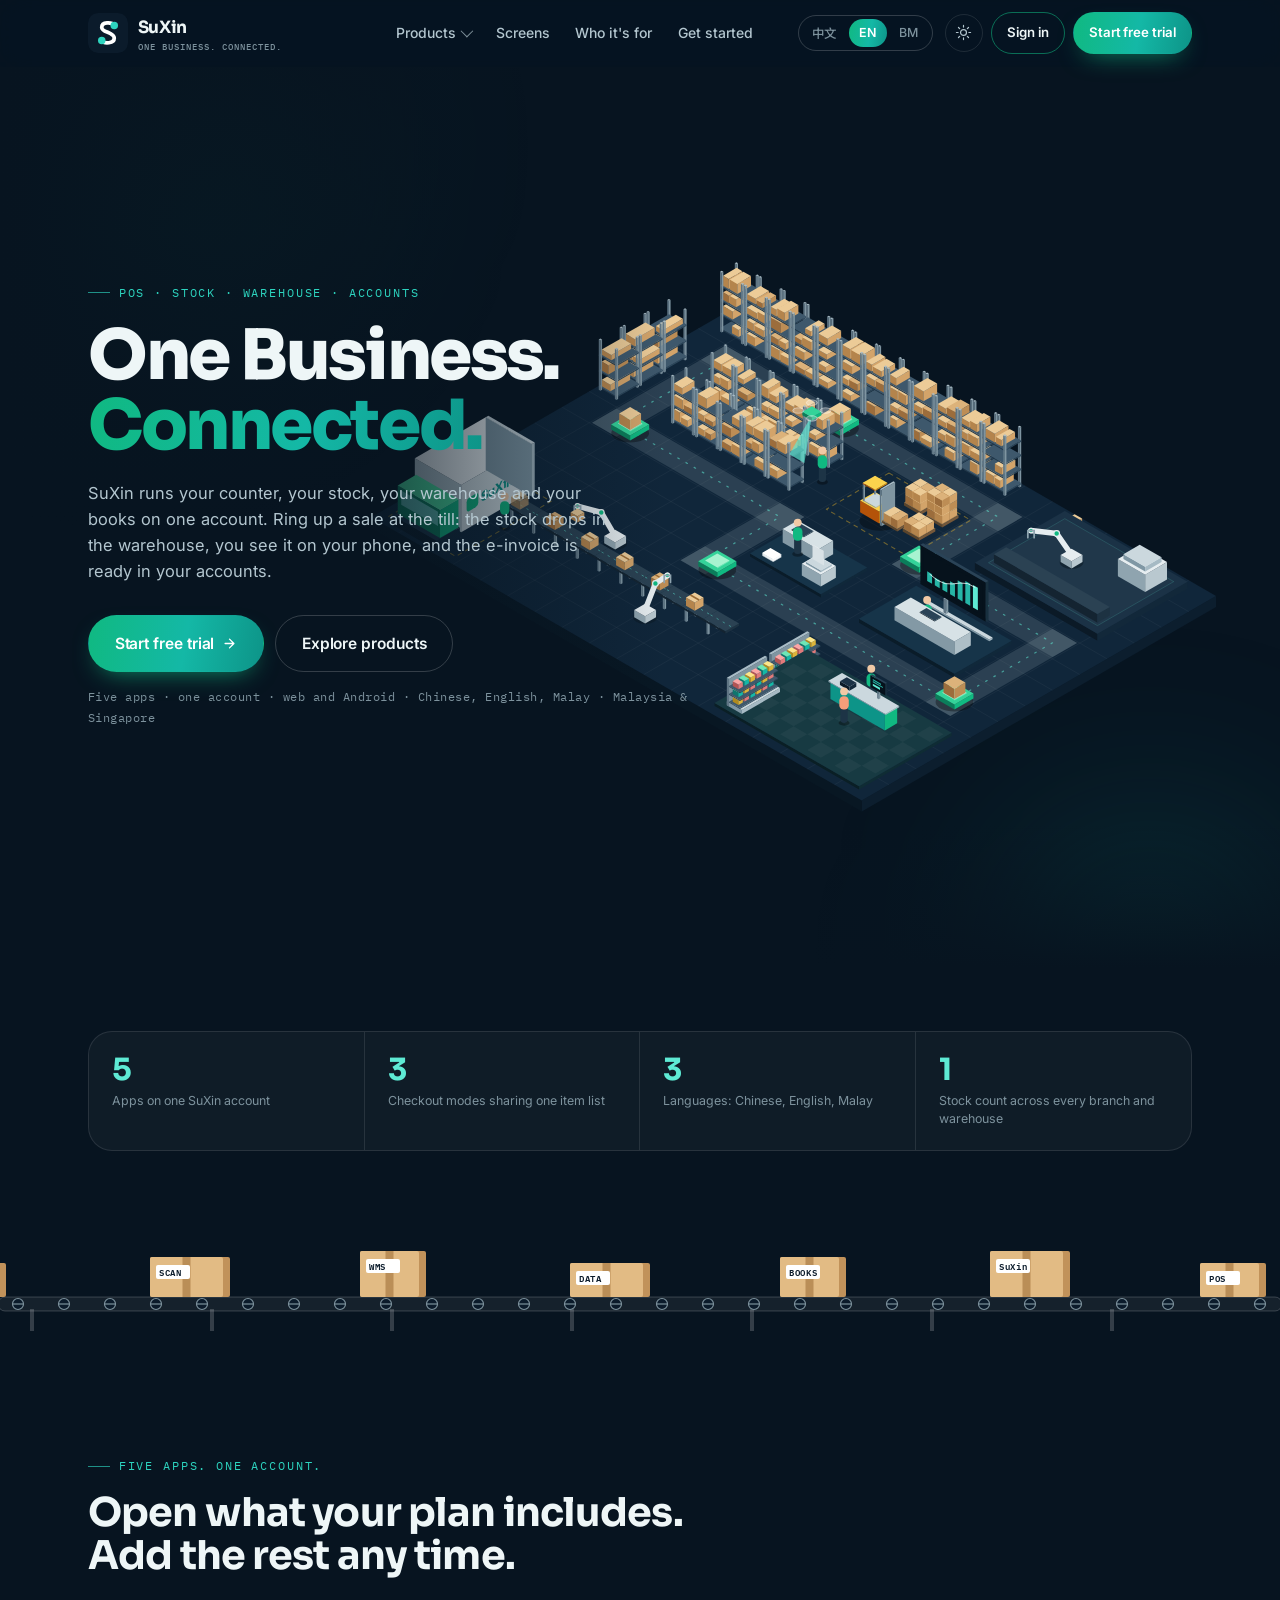
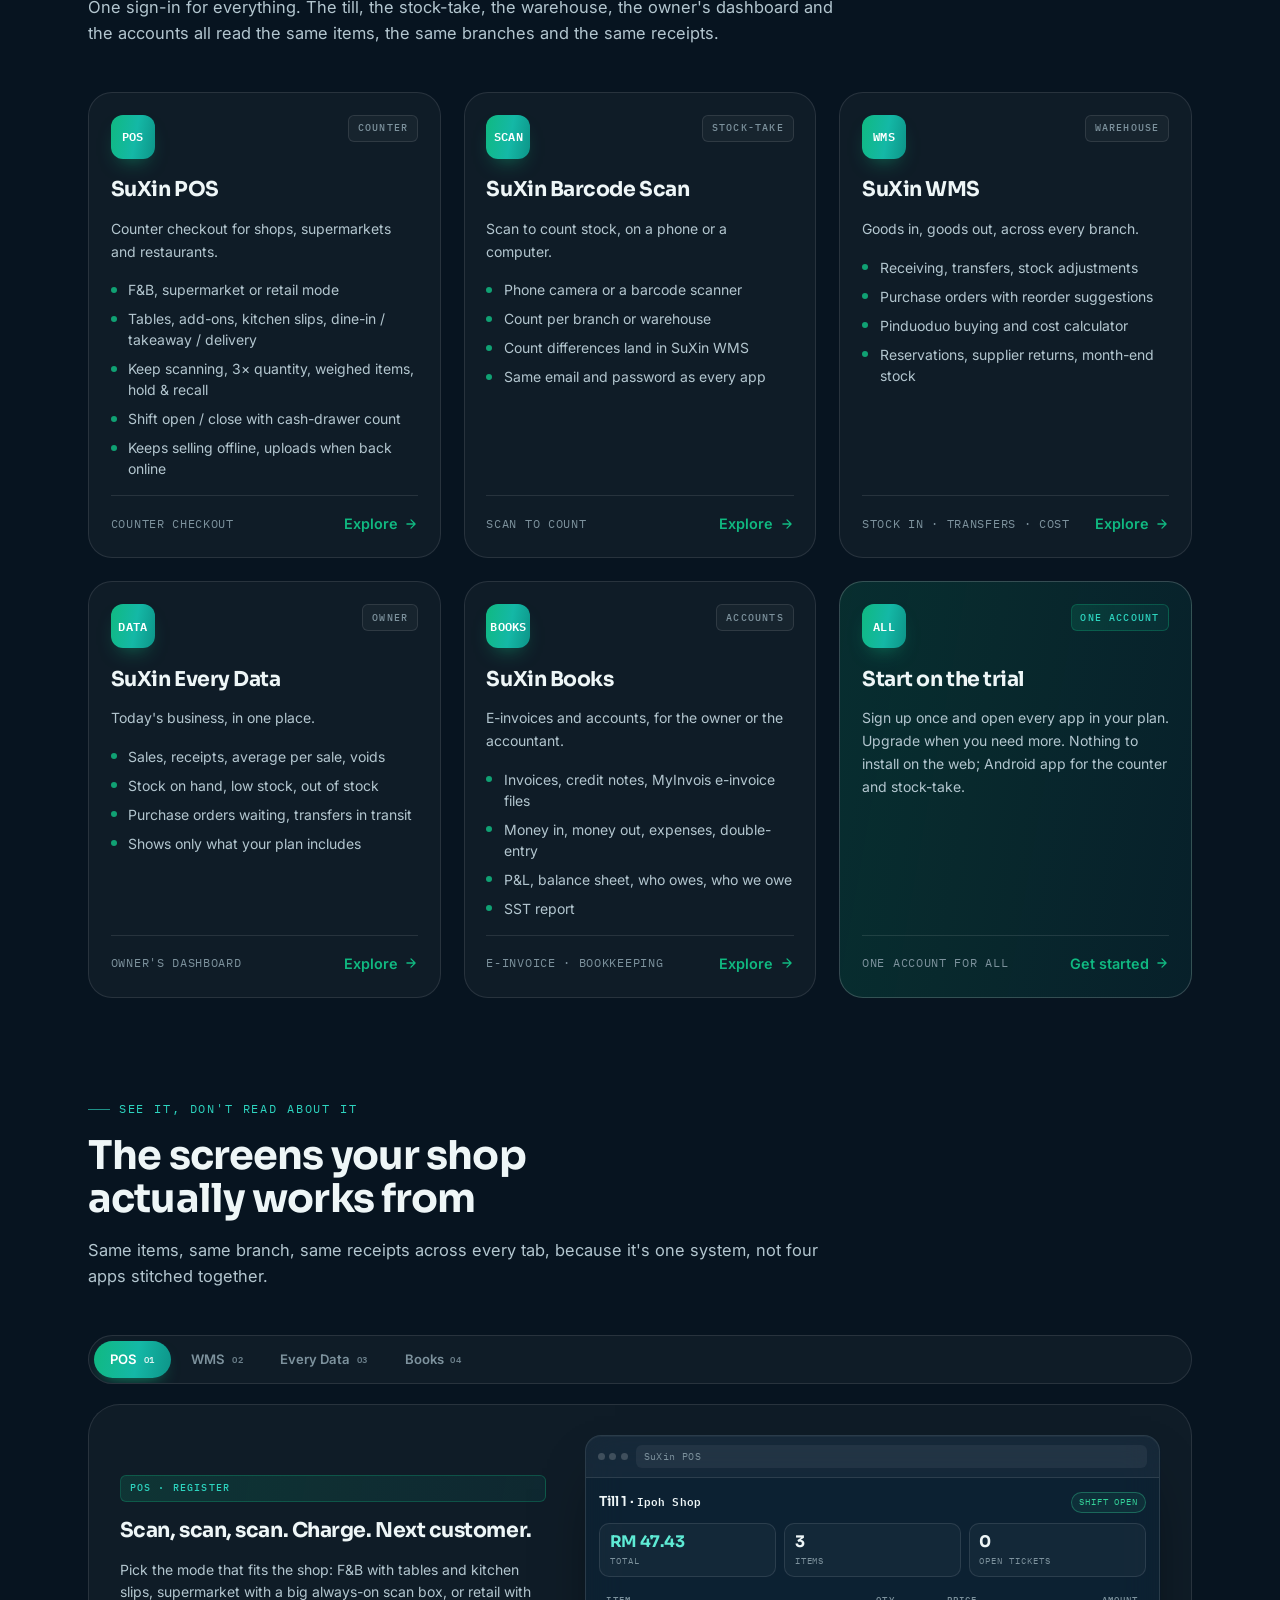
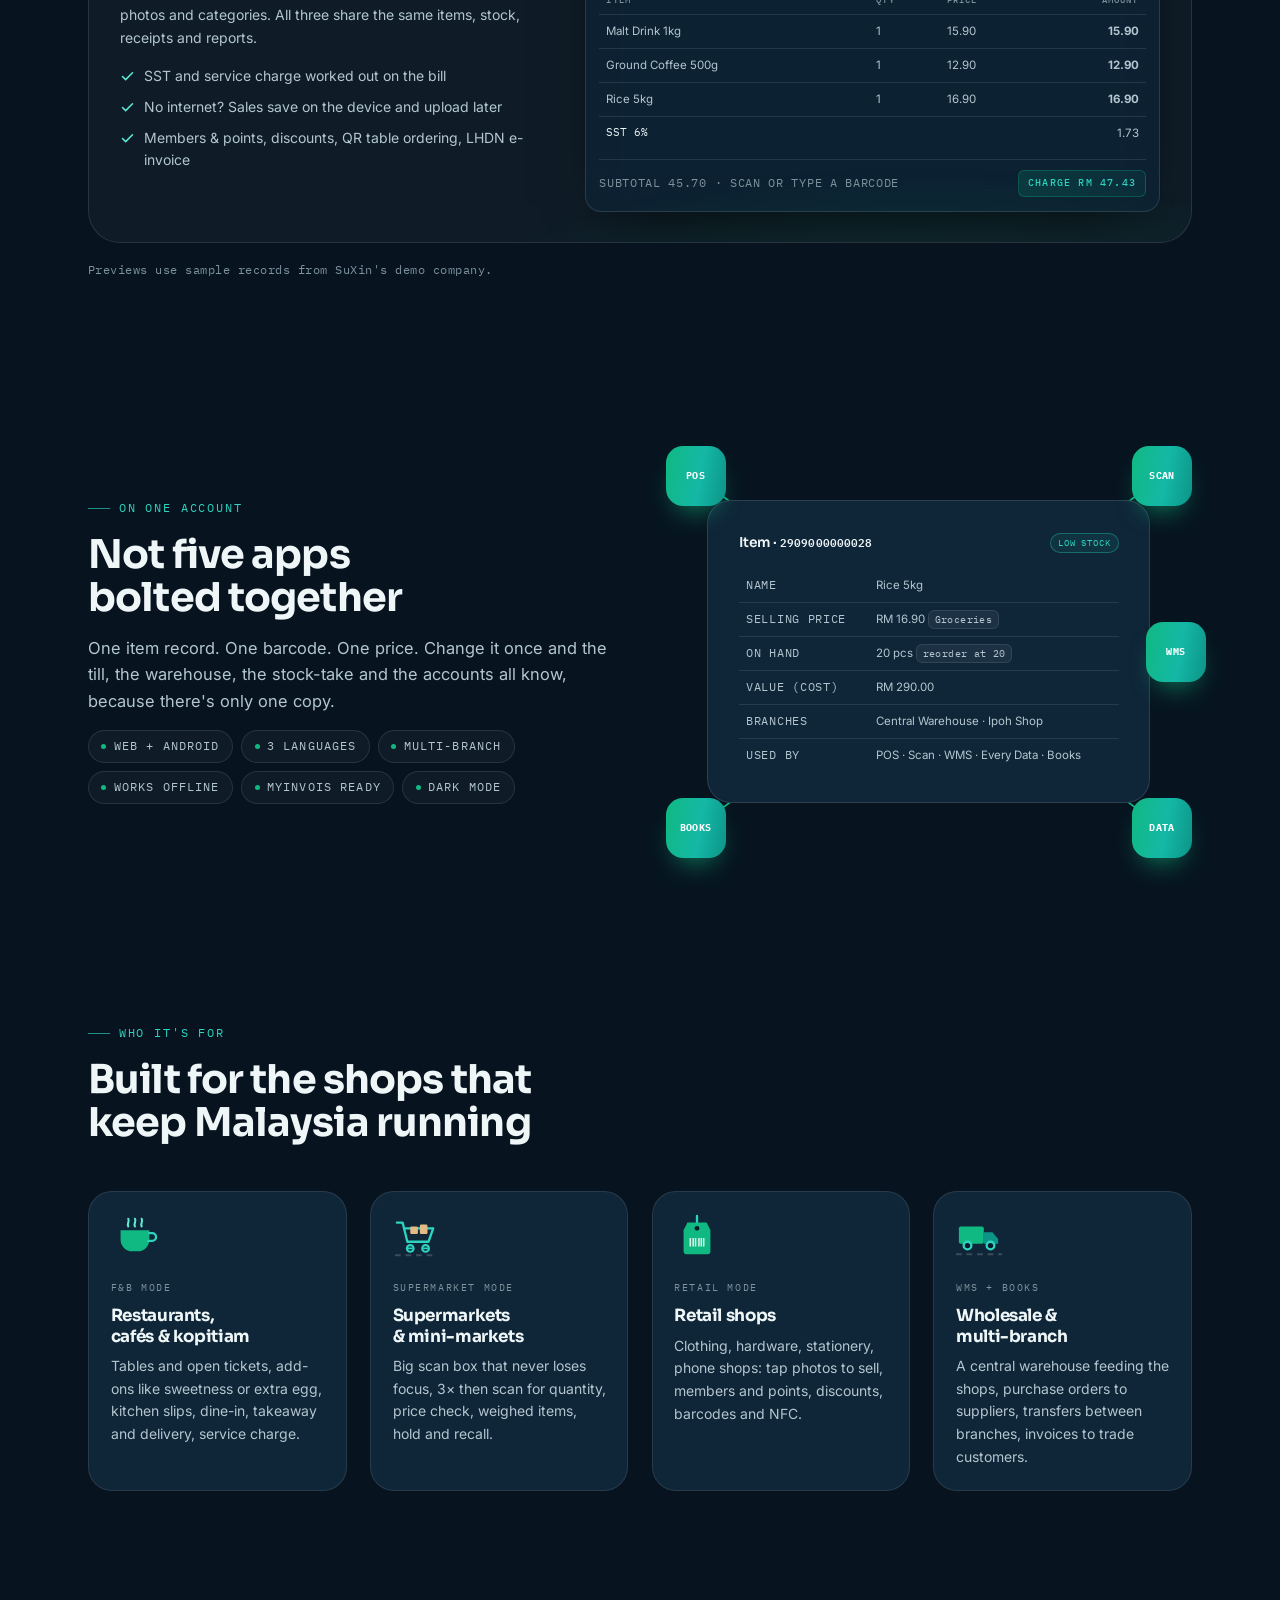
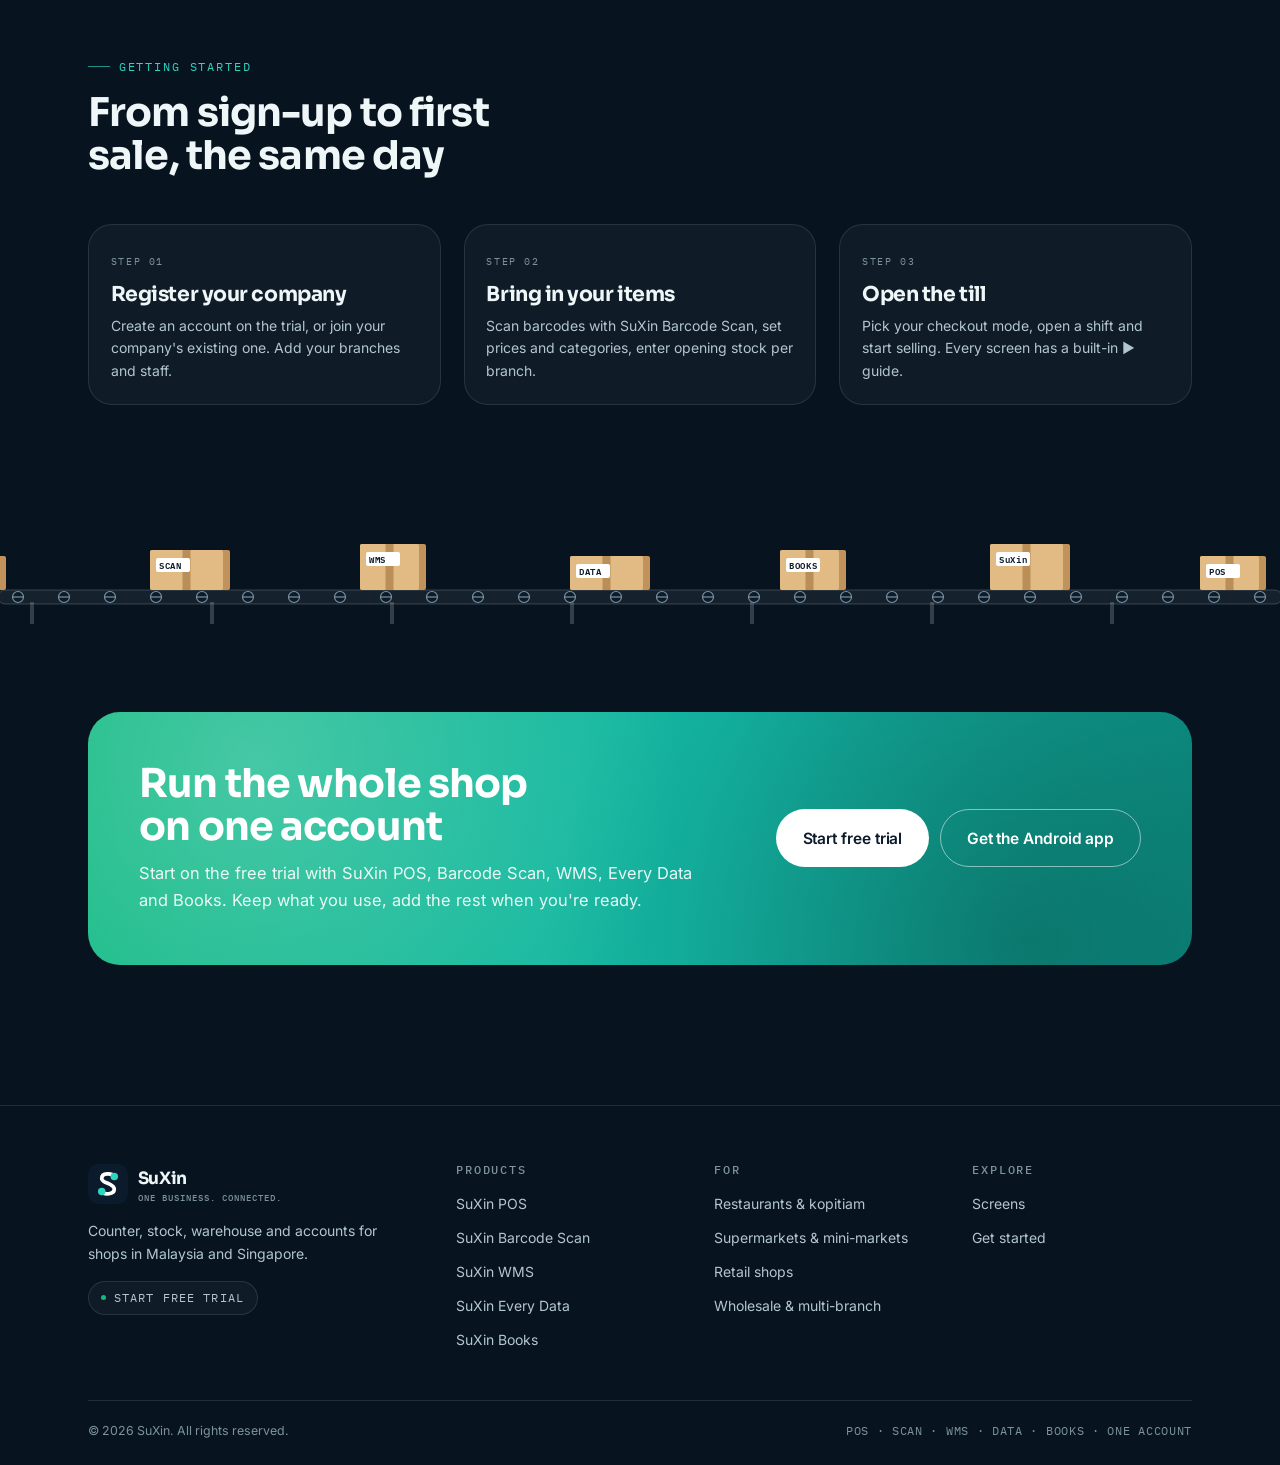
<file: index.html>
<!DOCTYPE html>
<html lang="en">
<head>
<meta charset="utf-8"/>
<meta name="viewport" content="width=device-width, initial-scale=1"/>
<title>SuXin — One Business. Connected.</title>
<meta name="description" content="SuXin POS, Barcode Scan, WMS, Every Data and Books on one account. Counter, stock, warehouse and accounts for shops in Malaysia and Singapore."/>
<meta name="theme-color" content="#0B1B2B"/>
<meta property="og:type" content="website"/>
<meta property="og:site_name" content="SuXin"/>
<meta property="og:title" content="SuXin — One Business. Connected."/>
<meta property="og:description" content="SuXin POS · SuXin Barcode Scan · SuXin WMS · SuXin Every Data · SuXin Books. Counter, stock, warehouse and accounts for Malaysia and Singapore."/>
<meta property="og:image" content="assets/img/og-image.png"/>
<meta name="twitter:card" content="summary_large_image"/>
<link rel="icon" type="image/svg+xml" href="assets/brand/suxin-mark.svg"/>
<link rel="icon" type="image/png" sizes="64x64" href="assets/brand/icon-64.png"/>
<link rel="apple-touch-icon" href="assets/brand/icon-192.png"/>
<link rel="preconnect" href="https://fonts.googleapis.com"/>
<link rel="preconnect" href="https://fonts.gstatic.com" crossorigin="anonymous"/>
<link rel="stylesheet" href="https://fonts.googleapis.com/css2?family=Sora:wght@400;500;600;700;800&amp;family=Inter:wght@400;500;600;700&amp;family=IBM+Plex+Mono:wght@400;500;600&amp;family=Noto+Sans+SC:wght@400;500;700&amp;display=swap"/>
<link rel="stylesheet" href="assets/site.css?v=a7d32435"/>
<link rel="stylesheet" href="assets/suxin.css?v=ca04127d"/>
<link rel="stylesheet" href="assets/home-scroll.css?v=868a0a51"/>
<link rel="stylesheet" href="assets/warehouse.css?v=7db0f1a3"/>
<script>
  // Apply the saved colour theme before first paint to avoid a flash.
  try { var t = localStorage.getItem('suxin-theme'); if (t === 'light') document.documentElement.setAttribute('data-theme', 'light'); } catch (e) {}
  document.documentElement.classList.add('js');
</script>
</head>
<body>
<div class="site">
<a href="#main" class="skip">Skip to content</a>

<header class="nav">
  <div class="wrap nav-in">
    <a class="brand" aria-label="SuXin home" href="#top"><img src="assets/brand/suxin-mark.svg" alt="" width="40" height="40"/><span>SuXin<small>One Business. Connected.</small></span></a>
    <nav class="nav-links" aria-label="Primary">
      <div class="mega-wrap">
        <button type="button" class="navlink has-mega" aria-expanded="false" aria-controls="mega">Products <i class="caret" aria-hidden="true"></i></button>
        <div class="mega" id="mega">
          <div class="mega-grid">
            <a class="mega-item" href="products/pos/"><span class="tag">POS</span><span><b>SuXin POS</b><span>Counter checkout for retail, supermarkets and F&amp;B.</span></span></a>
            <a class="mega-item" href="products/barcode-scan/"><span class="tag">SCAN</span><span><b>SuXin Barcode Scan</b><span>Stock-take with a phone or a computer.</span></span></a>
            <a class="mega-item" href="products/wms/"><span class="tag">WMS</span><span><b>SuXin WMS</b><span>Receiving, transfers, purchase orders, costing.</span></span></a>
            <a class="mega-item" href="products/every-data/"><span class="tag">DATA</span><span><b>SuXin Every Data</b><span>The owner's view: sales, stock, reports, staff.</span></span></a>
            <a class="mega-item" href="products/books/"><span class="tag">BOOKS</span><span><b>SuXin Books</b><span>MyInvois e-invoices, bookkeeping, P&amp;L.</span></span></a>
          </div>
          <div class="mega-foot"><span class="mono dim">One account for every app</span><a href="#products">See all products →</a></div>
        </div>
      </div>
      <a href="#screens">Screens</a>
      <a href="#built-for">Who it's for</a>
      <a href="#start">Get started</a>
    </nav>
    <div class="nav-right">
      <div class="lang-switch" role="group" aria-label="Language"><button type="button" data-lang="zh" lang="zh-Hans">中文</button><button type="button" data-lang="en" lang="en">EN</button><button type="button" data-lang="ms" lang="ms">BM</button></div>
      <button type="button" class="icon-btn theme-btn" aria-label="Switch colour theme" title="Switch colour theme">
        <svg viewBox="0 0 24 24" fill="none" stroke="currentColor" stroke-width="1.7" aria-hidden="true" class="i-sun"><circle cx="12" cy="12" r="4.2"></circle><path d="M12 2v2.4M12 19.6V22M2 12h2.4M19.6 12H22M4.9 4.9l1.7 1.7M17.4 17.4l1.7 1.7M19.1 4.9l-1.7 1.7M6.6 17.4l-1.7 1.7" stroke-linecap="round"></path></svg>
        <svg viewBox="0 0 24 24" fill="none" stroke="currentColor" stroke-width="1.7" aria-hidden="true" class="i-moon"><path d="M20 14.2A8.4 8.4 0 1 1 9.8 4a6.9 6.9 0 0 0 10.2 10.2Z" stroke-linejoin="round"></path></svg>
      </button>
      <a class="btn btn-ghost btn-sm signin-btn" href="#start" data-link="signin">Sign in</a>
      <a class="btn btn-primary btn-sm" href="#start">Start free trial</a>
      <button type="button" class="icon-btn burger" aria-label="Open menu" aria-expanded="false" aria-controls="drawer">
        <svg viewBox="0 0 24 24" fill="none" stroke="currentColor" stroke-width="1.8" aria-hidden="true"><path d="M4 7h16M4 12h16M4 17h16" stroke-linecap="round"></path></svg>
      </button>
    </div>
  </div>
</header>

<div class="drawer" id="drawer">
  <nav aria-label="Mobile menu">
    <span class="dlabel">Products</span>
    <a class="sub" href="products/pos/">SuXin POS — Counter</a>
    <a class="sub" href="products/barcode-scan/">SuXin Barcode Scan — Stock-take</a>
    <a class="sub" href="products/wms/">SuXin WMS — Warehouse</a>
    <a class="sub" href="products/every-data/">SuXin Every Data — Owner's view</a>
    <a class="sub" href="products/books/">SuXin Books — Accounts</a>
    <span class="dlabel">Explore</span>
    <a href="#screens">Screens</a>
    <a href="#built-for">Who it's for</a>
    <a href="#start">Get started</a>
  </nav>
  <div class="drawer-lang"><div class="lang-switch" role="group" aria-label="Language"><button type="button" data-lang="zh" lang="zh-Hans">中文</button><button type="button" data-lang="en" lang="en">EN</button><button type="button" data-lang="ms" lang="ms">BM</button></div></div>
  <a class="btn btn-ghost btn-block btn-lg drawer-signin" href="#start" data-link="signin">Sign in</a>
  <a class="btn btn-primary btn-block btn-lg" href="#start">Start free trial</a>
</div>

<main id="main">
<div class="page-in" id="top">

<!-- HERO: static warehouse picture behind the intro -->
<section class="story" aria-label="How SuXin works, from the dock to the books">
  <div class="story-stage">
    <span class="glow ora" style="width:520px;height:520px;top:-180px;left:-120px"></span>
    <span class="glow red" style="width:420px;height:420px;bottom:-200px;right:-80px"></span>
    <div class="story-scene"></div>
  </div>
  <div class="story-steps">
  <div class="story-step" data-cam="18,13,1" data-cam-m="17,13,1" data-ring="0">
    <div class="wrap">
      <div class="story-hero">
        <span class="eyebrow">POS · Stock · Warehouse · Accounts</span>
        <h1 class="display">One Business. <span class="grad-tx">Connected.</span></h1>
        <p class="lead">SuXin runs your counter, your stock, your warehouse and your books on one account. Ring up a sale at the till: the stock drops in the warehouse, you see it on your phone, and the e-invoice is ready in your accounts.</p>
        <div class="hero-cta">
          <a class="btn btn-primary btn-lg" href="#start">Start free trial
            <svg viewBox="0 0 24 24" fill="none" stroke="currentColor" stroke-width="2.2" aria-hidden="true"><path d="M5 12h13M12 5l7 7-7 7" stroke-linecap="round" stroke-linejoin="round"></path></svg></a>
          <a class="btn btn-ghost btn-lg" href="#products">Explore products</a>
        </div>
        <p class="hero-note">Five apps · one account · web and Android · Chinese, English, Malay · Malaysia &amp; Singapore</p>
      </div>
    </div>
  </div>
  </div>
</section>

<!-- STATS -->
<section class="sec-tight">
  <div class="wrap">
    <div class="strip rv">
      <div><div class="n"><s><span data-count="5">5</span></s></div><div class="l">Apps on one SuXin account</div></div>
      <div><div class="n"><s><span data-count="3">3</span></s></div><div class="l">Checkout modes sharing one item list</div></div>
      <div><div class="n"><s><span data-count="3">3</span></s></div><div class="l">Languages: Chinese, English, Malay</div></div>
      <div><div class="n"><s><span data-count="1">1</span></s></div><div class="l">Stock count across every branch and warehouse</div></div>
    </div>
  </div>
</section>
<div class="belt" aria-hidden="true"></div>

<!-- PRODUCTS -->
<section class="sec hpin" id="products">
  <div class="hpin-sticky">
  <div class="wrap">
    <div class="sec-head rv">
      <span class="eyebrow">Five apps. One account.</span>
      <h2 class="h2">Open what your plan includes. Add the rest any time.</h2>
      <p class="lead">One sign-in for everything. The till, the stock-take, the warehouse, the owner's dashboard and the accounts all read the same items, the same branches and the same receipts.</p>
    </div>
    <div class="grid g3 hpin-track">
      <a class="card pcard rv" id="pos" href="products/pos/"><span class="glowline"></span>
        <div class="pcard-top"><span class="pcard-tag">POS</span><span class="badge neutral">Counter</span></div>
        <h3 class="h3">SuXin POS</h3>
        <p class="muted text-(length:--fs-sm)">Counter checkout for shops, supermarkets and restaurants.</p>
        <ul>
          <li>F&amp;B, supermarket or retail mode</li>
          <li>Tables, add-ons, kitchen slips, dine-in / takeaway / delivery</li>
          <li>Keep scanning, 3× quantity, weighed items, hold &amp; recall</li>
          <li>Shift open / close with cash-drawer count</li>
          <li>Keeps selling offline, uploads when back online</li>
        </ul>
        <div class="pcard-foot"><span class="mono dim">Counter checkout</span><span class="link-arrow">Explore <svg viewBox="0 0 24 24" fill="none" stroke="currentColor" stroke-width="2.2" aria-hidden="true"><path d="M5 12h13M12 5l7 7-7 7" stroke-linecap="round" stroke-linejoin="round"></path></svg></span></div>
      </a>
      <a class="card pcard rv d1" id="scan" href="products/barcode-scan/"><span class="glowline"></span>
        <div class="pcard-top"><span class="pcard-tag">SCAN</span><span class="badge neutral">Stock-take</span></div>
        <h3 class="h3">SuXin Barcode Scan</h3>
        <p class="muted text-(length:--fs-sm)">Scan to count stock, on a phone or a computer.</p>
        <ul>
          <li>Phone camera or a barcode scanner</li>
          <li>Count per branch or warehouse</li>
          <li>Count differences land in SuXin WMS</li>
          <li>Same email and password as every app</li>
        </ul>
        <div class="pcard-foot"><span class="mono dim">Scan to count</span><span class="link-arrow">Explore <svg viewBox="0 0 24 24" fill="none" stroke="currentColor" stroke-width="2.2" aria-hidden="true"><path d="M5 12h13M12 5l7 7-7 7" stroke-linecap="round" stroke-linejoin="round"></path></svg></span></div>
      </a>
      <a class="card pcard rv d2" id="wms" href="products/wms/"><span class="glowline"></span>
        <div class="pcard-top"><span class="pcard-tag">WMS</span><span class="badge neutral">Warehouse</span></div>
        <h3 class="h3">SuXin WMS</h3>
        <p class="muted text-(length:--fs-sm)">Goods in, goods out, across every branch.</p>
        <ul>
          <li>Receiving, transfers, stock adjustments</li>
          <li>Purchase orders with reorder suggestions</li>
          <li>Pinduoduo buying and cost calculator</li>
          <li>Reservations, supplier returns, month-end stock</li>
        </ul>
        <div class="pcard-foot"><span class="mono dim">Stock in · transfers · cost</span><span class="link-arrow">Explore <svg viewBox="0 0 24 24" fill="none" stroke="currentColor" stroke-width="2.2" aria-hidden="true"><path d="M5 12h13M12 5l7 7-7 7" stroke-linecap="round" stroke-linejoin="round"></path></svg></span></div>
      </a>
      <a class="card pcard rv" id="data" href="products/every-data/"><span class="glowline"></span>
        <div class="pcard-top"><span class="pcard-tag">DATA</span><span class="badge neutral">Owner</span></div>
        <h3 class="h3">SuXin Every Data</h3>
        <p class="muted text-(length:--fs-sm)">Today's business, in one place.</p>
        <ul>
          <li>Sales, receipts, average per sale, voids</li>
          <li>Stock on hand, low stock, out of stock</li>
          <li>Purchase orders waiting, transfers in transit</li>
          <li>Shows only what your plan includes</li>
        </ul>
        <div class="pcard-foot"><span class="mono dim">Owner's dashboard</span><span class="link-arrow">Explore <svg viewBox="0 0 24 24" fill="none" stroke="currentColor" stroke-width="2.2" aria-hidden="true"><path d="M5 12h13M12 5l7 7-7 7" stroke-linecap="round" stroke-linejoin="round"></path></svg></span></div>
      </a>
      <a class="card pcard rv d1" id="books" href="products/books/"><span class="glowline"></span>
        <div class="pcard-top"><span class="pcard-tag">BOOKS</span><span class="badge neutral">Accounts</span></div>
        <h3 class="h3">SuXin Books</h3>
        <p class="muted text-(length:--fs-sm)">E-invoices and accounts, for the owner or the accountant.</p>
        <ul>
          <li>Invoices, credit notes, MyInvois e-invoice files</li>
          <li>Money in, money out, expenses, double-entry</li>
          <li>P&amp;L, balance sheet, who owes, who we owe</li>
          <li>SST report</li>
        </ul>
        <div class="pcard-foot"><span class="mono dim">E-invoice · bookkeeping</span><span class="link-arrow">Explore <svg viewBox="0 0 24 24" fill="none" stroke="currentColor" stroke-width="2.2" aria-hidden="true"><path d="M5 12h13M12 5l7 7-7 7" stroke-linecap="round" stroke-linejoin="round"></path></svg></span></div>
      </a>
      <a class="card pcard pcard-cta rv d2" href="#start"><span class="glowline"></span>
        <div class="pcard-top"><span class="pcard-tag">ALL</span><span class="badge">One account</span></div>
        <h3 class="h3">Start on the trial</h3>
        <p class="muted text-(length:--fs-sm)">Sign up once and open every app in your plan. Upgrade when you need more. Nothing to install on the web; Android app for the counter and stock-take.</p>
        <div class="pcard-foot"><span class="mono dim">One account for all</span><span class="link-arrow">Get started <svg viewBox="0 0 24 24" fill="none" stroke="currentColor" stroke-width="2.2" aria-hidden="true"><path d="M5 12h13M12 5l7 7-7 7" stroke-linecap="round" stroke-linejoin="round"></path></svg></span></div>
      </a>
    </div>
  </div>
  </div>
</section>

<!-- SCREENS -->
<section class="sec sec-tight pt-0 scr-pin" id="screens">
  <div class="pin-sticky">
  <div class="wrap">
    <div class="sec-head rv">
      <span class="eyebrow">See it, don't read about it</span>
      <h2 class="h2">The screens your shop actually works from</h2>
      <p class="lead">Same items, same branch, same receipts across every tab, because it's one system, not four apps stitched together.</p>
    </div>
    <div class="tabs rv" role="tablist" aria-label="Product preview">
      <button type="button" class="tab" role="tab" id="tab-pos" aria-controls="panel-pos" aria-selected="true" tabindex="0">POS <span class="tag-o">01</span></button>
      <button type="button" class="tab" role="tab" id="tab-wms" aria-controls="panel-wms" aria-selected="false" tabindex="-1">WMS <span class="tag-o">02</span></button>
      <button type="button" class="tab" role="tab" id="tab-data" aria-controls="panel-data" aria-selected="false" tabindex="-1">Every Data <span class="tag-o">03</span></button>
      <button type="button" class="tab" role="tab" id="tab-books" aria-controls="panel-books" aria-selected="false" tabindex="-1">Books <span class="tag-o">04</span></button>
    </div>
    <div class="mt-5">
      <!-- POS -->
      <div class="tabpanel" id="panel-pos" role="tabpanel" aria-labelledby="tab-pos" tabindex="0">
        <div class="preview-frame">
          <div class="stack"><span class="badge">POS · Register</span>
            <h3 class="h3">Scan, scan, scan. Charge. Next customer.</h3>
            <p class="muted text-(length:--fs-sm)">Pick the mode that fits the shop: F&amp;B with tables and kitchen slips, supermarket with a big always-on scan box, or retail with photos and categories. All three share the same items, stock, receipts and reports.</p>
            <ul class="tick">
              <li><svg viewBox="0 0 24 24" fill="none" stroke="currentColor" stroke-width="2.4" aria-hidden="true"><path d="M20 6 9 17l-5-5" stroke-linecap="round" stroke-linejoin="round"></path></svg>SST and service charge worked out on the bill</li>
              <li><svg viewBox="0 0 24 24" fill="none" stroke="currentColor" stroke-width="2.4" aria-hidden="true"><path d="M20 6 9 17l-5-5" stroke-linecap="round" stroke-linejoin="round"></path></svg>No internet? Sales save on the device and upload later</li>
              <li><svg viewBox="0 0 24 24" fill="none" stroke="currentColor" stroke-width="2.4" aria-hidden="true"><path d="M20 6 9 17l-5-5" stroke-linecap="round" stroke-linejoin="round"></path></svg>Members &amp; points, discounts, QR table ordering, LHDN e-invoice</li>
            </ul>
          </div>
          <div class="mock">
            <div class="mock-bar"><span class="dots"><i></i><i></i><i></i></span><span class="url">SuXin POS</span></div>
            <div class="mock-body">
              <div class="mock-row"><span class="mock-h">Till 1 · <span class="code">Ipoh Shop</span></span><span class="st ok">Shift open</span></div>
              <div class="kpis">
                <div class="kpi gold"><b>RM 47.43</b><span>Total</span></div>
                <div class="kpi"><b>3</b><span>Items</span></div>
                <div class="kpi"><b>0</b><span>Open tickets</span></div>
              </div>
              <table class="tbl"><thead><tr><th>Item</th><th>Qty</th><th class="hide-sm">Price</th><th class="text-right">Amount</th></tr></thead><tbody>
                <tr><td>Malt Drink 1kg</td><td>1</td><td class="hide-sm">15.90</td><td class="text-right"><b>15.90</b></td></tr>
                <tr><td>Ground Coffee 500g</td><td>1</td><td class="hide-sm">12.90</td><td class="text-right"><b>12.90</b></td></tr>
                <tr><td>Rice 5kg</td><td>1</td><td class="hide-sm">16.90</td><td class="text-right"><b>16.90</b></td></tr>
                <tr><td class="sk">SST 6%</td><td></td><td class="hide-sm"></td><td class="text-right">1.73</td></tr>
              </tbody></table>
              <div class="mock-row border-t border-(--line) pt-[0.6rem]"><span class="mono dim">Subtotal 45.70 · scan or type a barcode</span><span class="badge">Charge RM 47.43</span></div>
            </div>
          </div>
        </div>
      </div>
      <!-- WMS -->
      <div class="tabpanel" id="panel-wms" role="tabpanel" aria-labelledby="tab-wms" tabindex="0" hidden="">
        <div class="preview-frame">
          <div class="stack"><span class="badge">WMS · Home</span>
            <h3 class="h3">Know what's where, and what to buy next.</h3>
            <p class="muted text-(length:--fs-sm)">Stock value at cost, low-stock and out-of-stock counts, purchase orders waiting to be received and transfers on the road, for one branch or all of them. Reorder suggestions turn into a purchase order in one tap.</p>
            <ul class="tick">
              <li><svg viewBox="0 0 24 24" fill="none" stroke="currentColor" stroke-width="2.4" aria-hidden="true"><path d="M20 6 9 17l-5-5" stroke-linecap="round" stroke-linejoin="round"></path></svg>Head office, warehouse and shops in one list</li>
              <li><svg viewBox="0 0 24 24" fill="none" stroke="currentColor" stroke-width="2.4" aria-hidden="true"><path d="M20 6 9 17l-5-5" stroke-linecap="round" stroke-linejoin="round"></path></svg>Adjust for damaged, expired or found stock</li>
              <li><svg viewBox="0 0 24 24" fill="none" stroke="currentColor" stroke-width="2.4" aria-hidden="true"><path d="M20 6 9 17l-5-5" stroke-linecap="round" stroke-linejoin="round"></path></svg>Landed-cost calculator for Pinduoduo buying</li>
            </ul>
          </div>
          <div class="mock">
            <div class="mock-bar"><span class="dots"><i></i><i></i><i></i></span><span class="url">SuXin WMS</span></div>
            <div class="mock-body">
              <div class="mock-row"><span class="mock-h">Kedai Maju Sdn Bhd · <span class="code">Central Warehouse</span></span><span class="st info">1 PO to receive</span></div>
              <div class="kpis">
                <div class="kpi gold"><b>RM 2,129.00</b><span>Stock value (cost)</span></div>
                <div class="kpi"><b>2</b><span>Low stock</span></div>
                <div class="kpi"><b>0</b><span>Out of stock</span></div>
              </div>
              <table class="tbl"><thead><tr><th>Reorder suggestion</th><th>On hand</th><th class="hide-sm">Reorder at</th><th class="text-right">Buy</th></tr></thead><tbody>
                <tr><td>Rice 5kg</td><td>20</td><td class="hide-sm">20</td><td class="text-right"><b>+80</b></td></tr>
                <tr><td>Bread</td><td>15</td><td class="hide-sm">15</td><td class="text-right"><b>+25</b></td></tr>
                <tr><td>Eggs (10)</td><td>39</td><td class="hide-sm">30</td><td class="text-right"><span class="st ok">OK</span></td></tr>
              </tbody></table>
              <div class="mock-row border-t border-(--line) pt-[0.6rem]"><span class="mono dim">PO-261003-0915-MJ · Syarikat Borong Maju · ordered</span><span class="badge">Create PO</span></div>
            </div>
          </div>
        </div>
      </div>
      <!-- EVERY DATA -->
      <div class="tabpanel" id="panel-data" role="tabpanel" aria-labelledby="tab-data" tabindex="0" hidden="">
        <div class="preview-frame">
          <div class="stack"><span class="badge">Every Data · Today</span>
            <h3 class="h3">Today's business, on one screen.</h3>
            <p class="muted text-(length:--fs-sm)">Sales, receipts and voids from every till; stock value and low-stock items from the warehouse; purchase orders waiting for approval. What you see follows the apps you've switched on.</p>
            <ul class="tick">
              <li><svg viewBox="0 0 24 24" fill="none" stroke="currentColor" stroke-width="2.4" aria-hidden="true"><path d="M20 6 9 17l-5-5" stroke-linecap="round" stroke-linejoin="round"></path></svg>Latest receipts with the cashier's name</li>
              <li><svg viewBox="0 0 24 24" fill="none" stroke="currentColor" stroke-width="2.4" aria-hidden="true"><path d="M20 6 9 17l-5-5" stroke-linecap="round" stroke-linejoin="round"></path></svg>Sales by item, category, staff or payment method</li>
              <li><svg viewBox="0 0 24 24" fill="none" stroke="currentColor" stroke-width="2.4" aria-hidden="true"><path d="M20 6 9 17l-5-5" stroke-linecap="round" stroke-linejoin="round"></path></svg>Check it from your phone, wherever you are</li>
            </ul>
          </div>
          <div class="mock">
            <div class="mock-bar"><span class="dots"><i></i><i></i><i></i></span><span class="url">SuXin Every Data</span></div>
            <div class="mock-body">
              <div class="mock-row"><span class="mock-h">Today · <span class="code">Kedai Maju Sdn Bhd</span></span><span class="st ok">Live</span></div>
              <div class="kpis">
                <div class="kpi gold"><b>RM 1,273.16</b><span>Sales today</span></div>
                <div class="kpi"><b>35</b><span>Receipts</span></div>
                <div class="kpi"><b>RM 36.38</b><span>Avg per sale</span></div>
              </div>
              <table class="tbl"><thead><tr><th>Time</th><th class="hide-sm">Receipt</th><th>Cashier</th><th class="text-right">Amount</th></tr></thead><tbody>
                <tr><td class="sk">02:59</td><td class="sk hide-sm">261010-025937-DX</td><td>Siti</td><td class="text-right"><b>38.25</b></td></tr>
                <tr><td class="sk">02:59</td><td class="sk hide-sm">261010-025937-3U</td><td>Ah Hock</td><td class="text-right"><b>3.82</b></td></tr>
                <tr><td class="sk">02:59</td><td class="sk hide-sm">261010-025937-TW</td><td>Ah Hock</td><td class="text-right"><b>15.65</b></td></tr>
                <tr><td class="sk">02:59</td><td class="sk hide-sm">261010-025937-7W</td><td>Siti</td><td class="text-right"><b>62.37</b></td></tr>
              </tbody></table>
              <div class="mock-row border-t border-(--line) pt-[0.6rem]"><span class="mono dim">1 voided · 1 PO waiting to be received</span><span class="badge">Sales report</span></div>
            </div>
          </div>
        </div>
      </div>
      <!-- BOOKS -->
      <div class="tabpanel" id="panel-books" role="tabpanel" aria-labelledby="tab-books" tabindex="0" hidden="">
        <div class="preview-frame">
          <div class="stack"><span class="badge">Books · Invoice</span>
            <h3 class="h3">Issue the invoice. Download the MyInvois file. Done.</h3>
            <p class="muted text-(length:--fs-sm)">Fill in your company TIN, registration number and MSIC once. Every invoice can then export the e-invoice JSON for MyInvois, or go to your accountant. Record the UUID once LHDN validates it.</p>
            <ul class="tick">
              <li><svg viewBox="0 0 24 24" fill="none" stroke="currentColor" stroke-width="2.4" aria-hidden="true"><path d="M20 6 9 17l-5-5" stroke-linecap="round" stroke-linejoin="round"></path></svg>Credit notes and debit notes from the same invoice</li>
              <li><svg viewBox="0 0 24 24" fill="none" stroke="currentColor" stroke-width="2.4" aria-hidden="true"><path d="M20 6 9 17l-5-5" stroke-linecap="round" stroke-linejoin="round"></path></svg>Receive money, pay suppliers, log rent, utilities, fuel</li>
              <li><svg viewBox="0 0 24 24" fill="none" stroke="currentColor" stroke-width="2.4" aria-hidden="true"><path d="M20 6 9 17l-5-5" stroke-linecap="round" stroke-linejoin="round"></path></svg>P&amp;L, balance sheet, trial balance, ledger, SST, as PDF or CSV</li>
            </ul>
          </div>
          <div class="mock">
            <div class="mock-bar"><span class="dots"><i></i><i></i><i></i></span><span class="url">SuXin Books</span></div>
            <div class="mock-body">
              <div class="mock-row"><span class="mock-h">Invoice <span class="code">INV-2026-00001</span></span><span class="st ok">Issued</span></div>
              <div class="kpis">
                <div class="kpi gold"><b>RM 194.90</b><span>Total</span></div>
                <div class="kpi"><b>RM 15.90</b><span>Tax</span></div>
                <div class="kpi"><b>30 d</b><span>Due 2026-11-09</span></div>
              </div>
              <table class="tbl"><thead><tr><th>Item</th><th>Qty</th><th class="hide-sm">Price</th><th class="text-right">Disc.</th></tr></thead><tbody>
                <tr><td>Milo 1kg <span class="bin">4000 Sales</span></td><td>10</td><td class="hide-sm">15.90</td><td class="text-right">10%</td></tr>
                <tr><td>Delivery <span class="bin">4000 Sales</span></td><td>1</td><td class="hide-sm">20.00</td><td class="text-right">—</td></tr>
                <tr><td class="sk">Syarikat ABC Sdn Bhd</td><td colspan="2" class="sk">TIN C10000000000</td><td class="text-right"><b>194.90</b></td></tr>
              </tbody></table>
              <div class="mock-row border-t border-(--line) pt-[0.6rem]"><span class="mono dim">MyInvois e-invoice · JSON ready</span><span class="badge">Download JSON</span></div>
            </div>
          </div>
        </div>
      </div>
    </div>
    <p class="hero-note mt-4">Previews use sample records from SuXin's demo company.</p>
  </div>
  </div>
</section>

<!-- ONE PLATFORM -->
<section class="sec oa" id="one-account">
  <div class="pin-sticky">
  <div class="wrap">
    <div class="grid g2 items-center gap-[clamp(1.5rem,4vw,3.5rem)]">
      <div class="stack rv"><span class="eyebrow">On one account</span>
        <h2 class="h2">Not five apps bolted together</h2>
        <p class="lead">One item record. One barcode. One price. Change it once and the till, the warehouse, the stock-take and the accounts all know, because there's only one copy.</p>
        <div class="chips"><span class="chip"><i class="dot"></i>Web + Android</span><span class="chip"><i class="dot"></i>3 languages</span><span class="chip"><i class="dot"></i>Multi-branch</span><span class="chip"><i class="dot"></i>Works offline</span><span class="chip"><i class="dot"></i>MyInvois ready</span><span class="chip"><i class="dot"></i>Dark mode</span></div>
      </div>
      <div class="oa-stage">
        <svg class="oa-lines" aria-hidden="true"></svg>
        <span class="oa-node" data-app="pos" aria-hidden="true"><b>POS</b></span>
        <span class="oa-node" data-app="scan" aria-hidden="true"><b>SCAN</b></span>
        <span class="oa-node" data-app="wms" aria-hidden="true"><b>WMS</b></span>
        <span class="oa-node" data-app="data" aria-hidden="true"><b>DATA</b></span>
        <span class="oa-node" data-app="books" aria-hidden="true"><b>BOOKS</b></span>
      <div class="card glass card-pad-lg oa-card">
        <div class="mock-row mb-[0.9rem]"><span class="mock-h">Item · <span class="code">2909000000028</span></span><span class="st warn oa-low">Low stock</span></div>
        <table class="tbl"><tbody>
          <tr><td class="mono dim">Name</td><td>Rice 5kg</td></tr>
          <tr><td class="mono dim">Selling price</td><td><span class="oa-price">RM 16.90</span> <span class="bin">Groceries</span></td></tr>
          <tr><td class="mono dim">On hand</td><td><span class="oa-qty">20</span> pcs <span class="bin">reorder at 20</span></td></tr>
          <tr><td class="mono dim">Value (cost)</td><td>RM 290.00</td></tr>
          <tr><td class="mono dim">Branches</td><td>Central Warehouse · Ipoh Shop</td></tr>
          <tr><td class="mono dim">Used by</td><td>POS · Scan · WMS · Every Data · Books</td></tr>
        </tbody></table>
      </div>
      </div>
    </div>
  </div>
  </div>
</section>

<!-- BUILT FOR -->
<section class="sec-tight" id="built-for">
  <div class="wrap">
    <div class="sec-head rv"><span class="eyebrow">Who it's for</span>
      <h2 class="h2">Built for the shops that keep Malaysia running</h2></div>
    <div class="grid g4 fan">
      <div class="card rv"><svg class="bf-ico ico-cup" viewBox="0 0 48 48" aria-hidden="true"><path class="steam s1" d="M18 14c-2-3 2-5 0-8"/><path class="steam s2" d="M25 14c-2-3 2-5 0-8"/><path class="steam s3" d="M32 14c-2-3 2-5 0-8"/><path class="fill" d="M10 18h30v10a12 12 0 0 1-12 12h-6a12 12 0 0 1-12-12z"/><path class="stroke" d="M40 21h3a4 4 0 0 1 0 8h-4"/></svg><span class="case-num">F&amp;B mode</span><h3 class="h3 text-[1.05rem] mt-2">Restaurants, cafés &amp; kopitiam</h3><p class="muted mt-2 text-(length:--fs-sm)">Tables and open tickets, add-ons like sweetness or extra egg, kitchen slips, dine-in, takeaway and delivery, service charge.</p></div>
      <div class="card rv d1"><svg class="bf-ico ico-cart" viewBox="0 0 48 48" aria-hidden="true"><g class="cart"><path class="stroke" d="M4 10h6l5 20h22l5-14H13"/><rect class="box b1" x="18" y="14" width="8" height="8" rx="1.5"/><rect class="box b2" x="28" y="12" width="8" height="10" rx="1.5"/><g class="wheel w1"><circle cx="18" cy="37" r="3.5"/><path d="M15.5 37h5"/></g><g class="wheel w2"><circle cx="34" cy="37" r="3.5"/><path d="M31.5 37h5"/></g></g><path class="ground" d="M2 44h44"/></svg><span class="case-num">Supermarket mode</span><h3 class="h3 text-[1.05rem] mt-2">Supermarkets &amp; mini-markets</h3><p class="muted mt-2 text-(length:--fs-sm)">Big scan box that never loses focus, 3× then scan for quantity, price check, weighed items, hold and recall.</p></div>
      <div class="card rv d2"><svg class="bf-ico ico-tag" viewBox="0 0 48 48" aria-hidden="true"><path class="stroke" d="M24 3v7"/><g class="tag"><path class="fill" d="M14 10h20l4 8v22a3 3 0 0 1-3 3H13a3 3 0 0 1-3-3V18z"/><circle class="hole" cx="24" cy="16" r="2.5"/><path class="bars" d="M17 26v9M20 26v9M22.5 26v9M26 26v9M28.5 26v9M31 26v9"/></g></svg><span class="case-num">Retail mode</span><h3 class="h3 text-[1.05rem] mt-2">Retail shops</h3><p class="muted mt-2 text-(length:--fs-sm)">Clothing, hardware, stationery, phone shops: tap photos to sell, members and points, discounts, barcodes and NFC.</p></div>
      <div class="card rv d3"><svg class="bf-ico ico-truck" viewBox="0 0 48 48" aria-hidden="true"><g class="truck"><rect class="fill" x="3" y="14" width="26" height="18" rx="2"/><path class="fill2" d="M29 20h9l6 7v5H29z"/><circle class="tyre" cx="12" cy="34" r="4"/><circle class="tyre" cx="36" cy="34" r="4"/></g><path class="road" d="M0 43h48"/></svg><span class="case-num">WMS + Books</span><h3 class="h3 text-[1.05rem] mt-2">Wholesale &amp; multi-branch</h3><p class="muted mt-2 text-(length:--fs-sm)">A central warehouse feeding the shops, purchase orders to suppliers, transfers between branches, invoices to trade customers.</p></div>
    </div>
  </div>
</section>

<!-- HOW TO START -->
<section class="sec gs">
  <div class="wrap">
    <div class="sec-head rv"><span class="eyebrow">Getting started</span>
      <h2 class="h2">From sign-up to first sale, the same day</h2></div>
    <div class="grid g3 gs-steps">
      <div class="card rv"><span class="case-num">Step 01</span><h3 class="h3 mt-[0.6rem] mb-2">Register your company</h3><p class="muted text-(length:--fs-sm)">Create an account on the trial, or join your company's existing one. Add your branches and staff.</p></div>
      <div class="card rv d1"><span class="case-num">Step 02</span><h3 class="h3 mt-[0.6rem] mb-2">Bring in your items</h3><p class="muted text-(length:--fs-sm)">Scan barcodes with SuXin Barcode Scan, set prices and categories, enter opening stock per branch.</p></div>
      <div class="card rv d2"><span class="case-num">Step 03</span><h3 class="h3 mt-[0.6rem] mb-2">Open the till</h3><p class="muted text-(length:--fs-sm)">Pick your checkout mode, open a shift and start selling. Every screen has a built-in ▶ guide.</p></div>
    </div>
  </div>
</section>

<div class="belt" aria-hidden="true"></div>

<!-- CTA -->
<section class="sec-tight" id="start">
  <div class="wrap">
    <div class="band rv">
      <div class="band-in">
        <div>
          <h2 class="h2">Run the whole shop on one account</h2>
          <p>Start on the free trial with SuXin POS, Barcode Scan, WMS, Every Data and Books. Keep what you use, add the rest when you're ready.</p>
        </div>
        <div class="band-cta">
          <a class="btn btn-light btn-lg" href="#start" data-link="signup">Start free trial</a>
          <a class="btn btn-ghost btn-lg" href="#start" data-link="android">Get the Android app</a>
        </div>
      </div>
    </div>
  </div>
</section>

</div>
</main>

<footer class="foot">
  <div class="wrap">
    <div class="foot-grid">
      <div>
        <a class="brand mb-4" aria-label="SuXin home" href="#top"><img src="assets/brand/suxin-mark.svg" alt="" width="40" height="40"/><span>SuXin<small>One Business. Connected.</small></span></a>
        <p class="muted max-w-[34ch] text-(length:--fs-sm)">Counter, stock, warehouse and accounts for shops in Malaysia and Singapore.</p>
        <div class="chips mt-4"><a class="chip" href="#start"><i class="dot"></i>Start free trial</a></div>
      </div>
      <div><h4>Products</h4>
        <ul>
          <li><a href="products/pos/">SuXin POS</a></li>
          <li><a href="products/barcode-scan/">SuXin Barcode Scan</a></li>
          <li><a href="products/wms/">SuXin WMS</a></li>
          <li><a href="products/every-data/">SuXin Every Data</a></li>
          <li><a href="products/books/">SuXin Books</a></li>
        </ul>
      </div>
      <div><h4>For</h4>
        <ul>
          <li><a href="#built-for">Restaurants &amp; kopitiam</a></li>
          <li><a href="#built-for">Supermarkets &amp; mini-markets</a></li>
          <li><a href="#built-for">Retail shops</a></li>
          <li><a href="#built-for">Wholesale &amp; multi-branch</a></li>
        </ul>
      </div>
      <div><h4>Explore</h4>
        <ul>
          <li><a href="#screens">Screens</a></li>
          <li><a href="#start">Get started</a></li>
        </ul>
      </div>
    </div>
    <div class="foot-bot"><span>© <span data-year>2026</span> SuXin. All rights reserved.</span><span class="mono">POS · SCAN · WMS · DATA · BOOKS · one account</span></div>
  </div>
</footer>
</div>
<script src="assets/i18n.js?v=4875a974" defer></script>
<script src="assets/site.js?v=95e946aa" defer></script>
<script src="assets/home-scroll.js?v=10acf380" defer></script>
<script src="assets/warehouse.js?v=5d2173c6" defer></script>
</body>
</html>
</file>
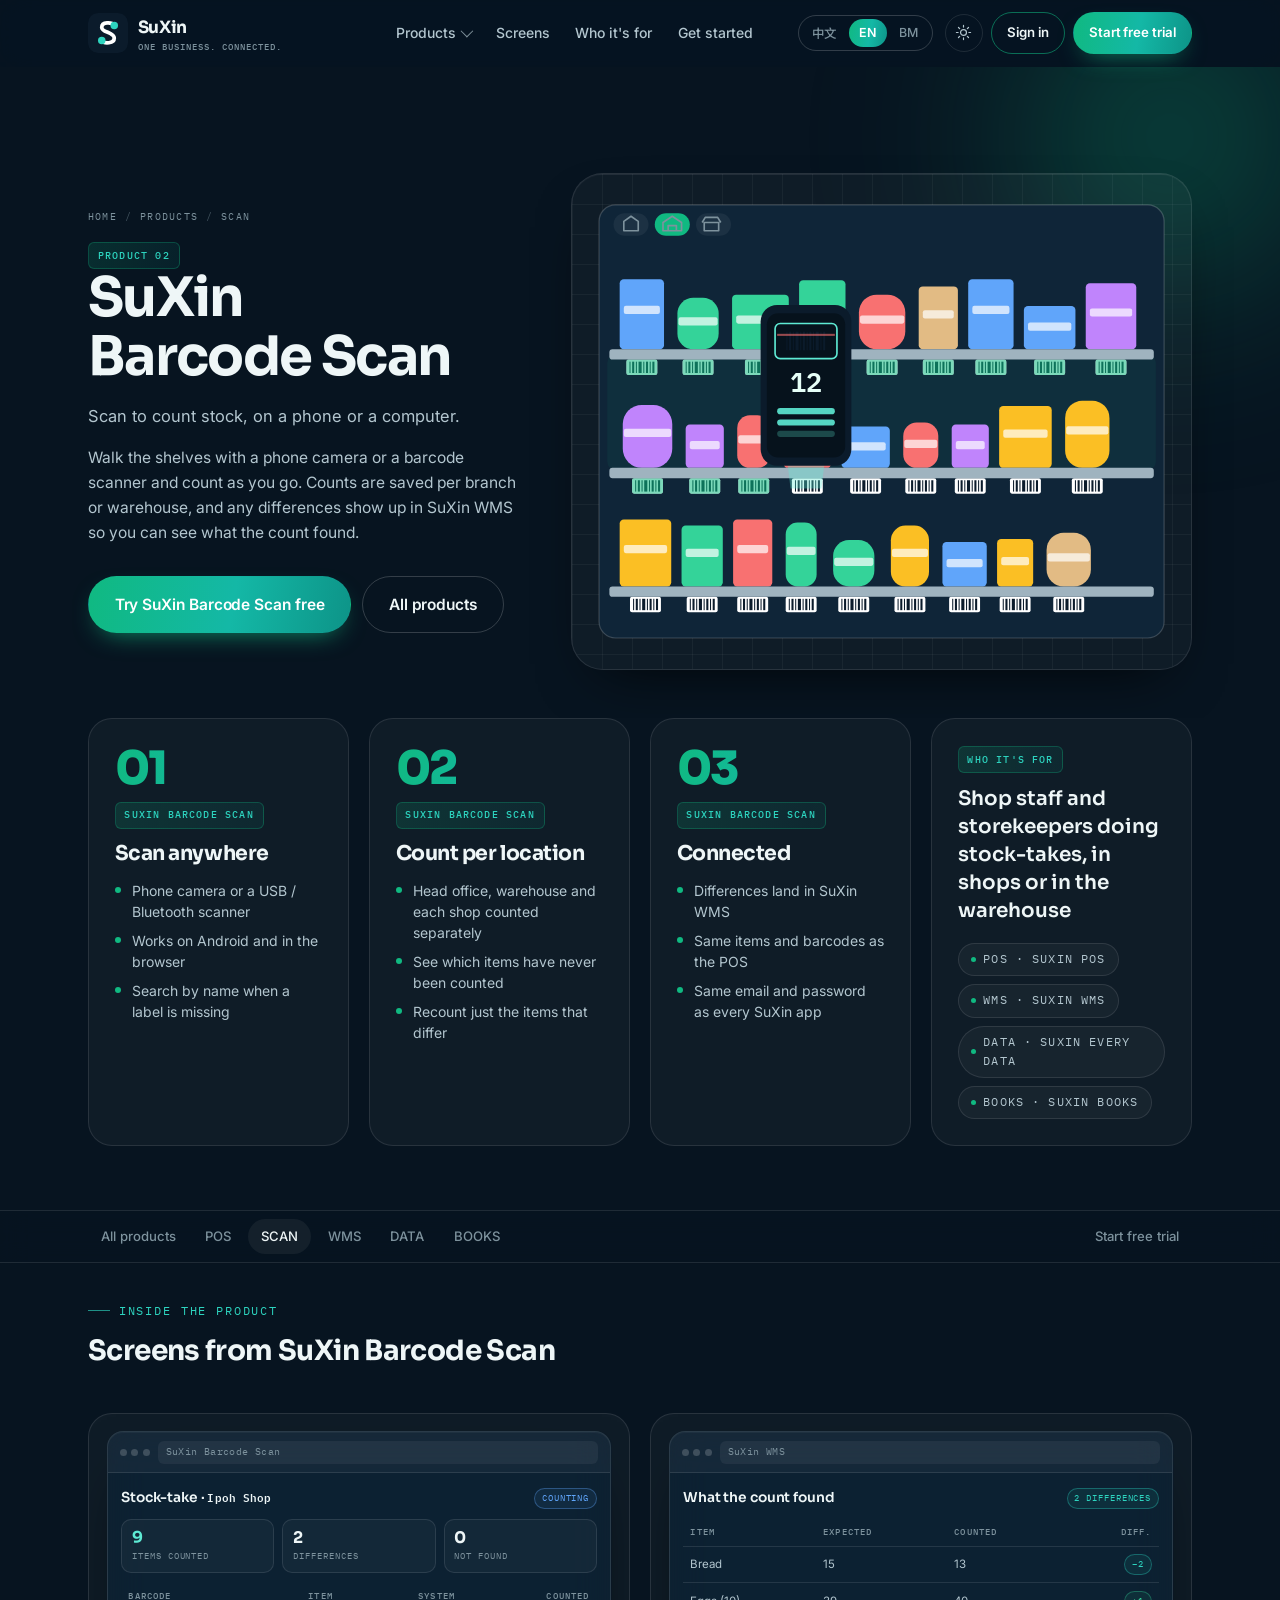
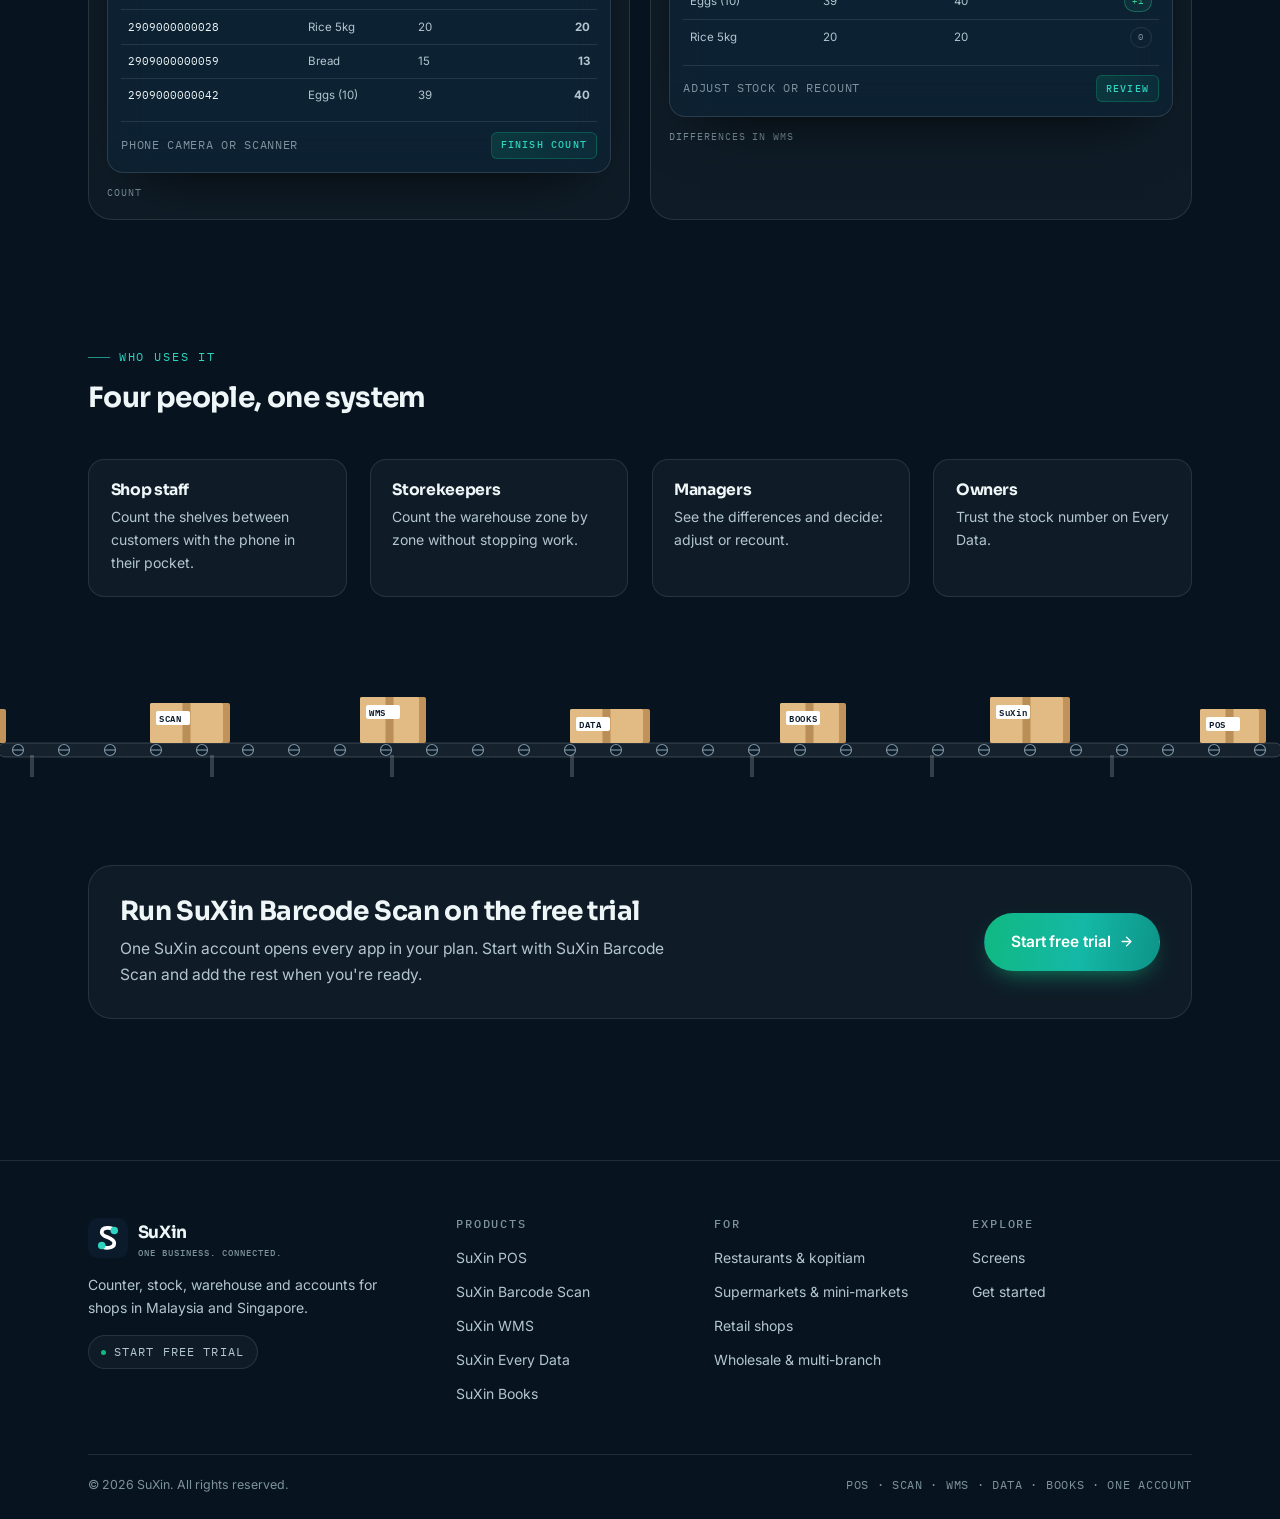
<file: products/barcode-scan/index.html>
<!DOCTYPE html>
<html lang="en">
<head>
<meta charset="utf-8"/>
<meta name="viewport" content="width=device-width, initial-scale=1"/>
<title>SuXin Barcode Scan — Scan to count stock, on a phone or a computer. | SuXin</title>
<meta name="description" content="Scan to count stock, on a phone or a computer."/>
<meta name="theme-color" content="#0B1B2B"/>
<meta property="og:type" content="website"/>
<meta property="og:site_name" content="SuXin"/>
<meta property="og:title" content="SuXin Barcode Scan"/>
<meta property="og:description" content="Scan to count stock, on a phone or a computer."/>
<meta property="og:image" content="../../assets/img/og-image.png"/>
<link rel="icon" type="image/svg+xml" href="../../assets/brand/suxin-mark.svg"/>
<link rel="apple-touch-icon" href="../../assets/brand/icon-192.png"/>
<link rel="preconnect" href="https://fonts.googleapis.com"/>
<link rel="preconnect" href="https://fonts.gstatic.com" crossorigin="anonymous"/>
<link rel="stylesheet" href="https://fonts.googleapis.com/css2?family=Sora:wght@400;500;600;700;800&amp;family=Inter:wght@400;500;600;700&amp;family=IBM+Plex+Mono:wght@400;500;600&amp;family=Noto+Sans+SC:wght@400;500;700&amp;display=swap"/>
<link rel="stylesheet" href="../../assets/site.css?v=a7d32435"/>
<link rel="stylesheet" href="../../assets/suxin.css?v=ca04127d"/>
<link rel="stylesheet" href="../../assets/warehouse.css?v=7db0f1a3"/>
<link rel="stylesheet" href="../../assets/product-scenes.css?v=145aede7"/>
<script>
  try { var t = localStorage.getItem('suxin-theme'); if (t === 'light') document.documentElement.setAttribute('data-theme', 'light'); } catch (e) {}
  document.documentElement.classList.add('js');
</script>
</head>
<body>
<!-- Generated by scripts/build_products.py; edit there, not here. -->
<div class="site">
<a href="#main" class="skip">Skip to content</a>

<header class="nav">
  <div class="wrap nav-in">
    <a class="brand" aria-label="SuXin home" href="../../#top"><img src="../../assets/brand/suxin-mark.svg" alt="" width="40" height="40"/><span>SuXin<small>One Business. Connected.</small></span></a>
    <nav class="nav-links" aria-label="Primary">
      <div class="mega-wrap">
        <button type="button" class="navlink has-mega" aria-expanded="false" aria-controls="mega">Products <i class="caret" aria-hidden="true"></i></button>
        <div class="mega" id="mega">
          <div class="mega-grid">
            <a class="mega-item" href="../../products/pos/"><span class="tag">POS</span><span><b>SuXin POS</b><span>Counter checkout for retail, supermarkets and F&amp;B.</span></span></a>
            <a class="mega-item" href="../../products/barcode-scan/" aria-current="page"><span class="tag">SCAN</span><span><b>SuXin Barcode Scan</b><span>Stock-take with a phone or a computer.</span></span></a>
            <a class="mega-item" href="../../products/wms/"><span class="tag">WMS</span><span><b>SuXin WMS</b><span>Receiving, transfers, purchase orders, costing.</span></span></a>
            <a class="mega-item" href="../../products/every-data/"><span class="tag">DATA</span><span><b>SuXin Every Data</b><span>The owner's view: sales, stock, reports, staff.</span></span></a>
            <a class="mega-item" href="../../products/books/"><span class="tag">BOOKS</span><span><b>SuXin Books</b><span>MyInvois e-invoices, bookkeeping, P&amp;L.</span></span></a>
          </div>
          <div class="mega-foot"><span class="mono dim">One account for every app</span><a href="../../#products">See all products →</a></div>
        </div>
      </div>
      <a href="../../#screens">Screens</a>
      <a href="../../#built-for">Who it's for</a>
      <a href="../../#start">Get started</a>
    </nav>
    <div class="nav-right">
      <div class="lang-switch" role="group" aria-label="Language"><button type="button" data-lang="zh" lang="zh-Hans">中文</button><button type="button" data-lang="en" lang="en">EN</button><button type="button" data-lang="ms" lang="ms">BM</button></div>
      <button type="button" class="icon-btn theme-btn" aria-label="Switch colour theme" title="Switch colour theme">
        <svg viewBox="0 0 24 24" fill="none" stroke="currentColor" stroke-width="1.7" aria-hidden="true" class="i-sun"><circle cx="12" cy="12" r="4.2"></circle><path d="M12 2v2.4M12 19.6V22M2 12h2.4M19.6 12H22M4.9 4.9l1.7 1.7M17.4 17.4l1.7 1.7M19.1 4.9l-1.7 1.7M6.6 17.4l-1.7 1.7" stroke-linecap="round"></path></svg>
        <svg viewBox="0 0 24 24" fill="none" stroke="currentColor" stroke-width="1.7" aria-hidden="true" class="i-moon"><path d="M20 14.2A8.4 8.4 0 1 1 9.8 4a6.9 6.9 0 0 0 10.2 10.2Z" stroke-linejoin="round"></path></svg>
      </button>
      <a class="btn btn-ghost btn-sm signin-btn" href="../../#start" data-link="signin">Sign in</a>
      <a class="btn btn-primary btn-sm" href="../../#start">Start free trial</a>
      <button type="button" class="icon-btn burger" aria-label="Open menu" aria-expanded="false" aria-controls="drawer">
        <svg viewBox="0 0 24 24" fill="none" stroke="currentColor" stroke-width="1.8" aria-hidden="true"><path d="M4 7h16M4 12h16M4 17h16" stroke-linecap="round"></path></svg>
      </button>
    </div>
  </div>
</header>

<div class="drawer" id="drawer">
  <nav aria-label="Mobile menu">
    <span class="dlabel">Products</span>
    <a class="sub" href="../../products/pos/">SuXin POS — Counter</a>
    <a class="sub" href="../../products/barcode-scan/" aria-current="page">SuXin Barcode Scan — Stock-take</a>
    <a class="sub" href="../../products/wms/">SuXin WMS — Warehouse</a>
    <a class="sub" href="../../products/every-data/">SuXin Every Data — Owner's view</a>
    <a class="sub" href="../../products/books/">SuXin Books — Accounts</a>
    <span class="dlabel">Explore</span>
    <a href="../../#screens">Screens</a>
    <a href="../../#built-for">Who it's for</a>
    <a href="../../#start">Get started</a>
  </nav>
  <div class="drawer-lang"><div class="lang-switch" role="group" aria-label="Language"><button type="button" data-lang="zh" lang="zh-Hans">中文</button><button type="button" data-lang="en" lang="en">EN</button><button type="button" data-lang="ms" lang="ms">BM</button></div></div>
  <a class="btn btn-ghost btn-block btn-lg drawer-signin" href="../../#start" data-link="signin">Sign in</a>
  <a class="btn btn-primary btn-block btn-lg" href="../../#start">Start free trial</a>
</div>

<main id="main">
<div class="page-in" id="top">

<section class="pstory" data-scene="barcode-scan" data-steps="5" aria-label="SuXin Barcode Scan">
  <div class="pstory-stage">
    <span class="glow ora" style="width:460px;height:460px;top:-160px;right:-120px"></span>
    <div class="wrap pstory-grid">
      <div class="pstory-copy">
        <nav class="crumbs" aria-label="Breadcrumb"><a href="../../">Home</a><span>/</span><a href="../../#products">Products</a><span>/</span><span aria-current="page">SCAN</span></nav>
        <span class="badge mt-4">Product 02</span>
        <h1 class="h1 mt-4">SuXin Barcode Scan</h1>
        <p class="lead">Scan to count stock, on a phone or a computer.</p>
        <p class="muted mt-4 max-w-[56ch] pstory-body">Walk the shelves with a phone camera or a barcode scanner and count as you go. Counts are saved per branch or warehouse, and any differences show up in SuXin WMS so you can see what the count found.</p>
        <div class="hero-cta mt-[1.5rem]">
          <a class="btn btn-primary btn-lg" href="../../#start">Try SuXin Barcode Scan free</a>
          <a class="btn btn-ghost btn-lg" href="../../#products">All products</a>
        </div>
      </div>
      <div class="pstory-scene"></div>
    </div>
  </div>
</section>

<section class="sec-tight pt-0">
  <div class="wrap">
    <div class="grid pfeats">
      <div class="card pfeat">
        <span class="story-num" aria-hidden="true">01</span>
        <span class="badge">SuXin Barcode Scan</span>
        <h2 class="h3">Scan anywhere</h2>
        <ul class="story-list"><li>Phone camera or a USB / Bluetooth scanner</li><li>Works on Android and in the browser</li><li>Search by name when a label is missing</li></ul>
      </div>
      <div class="card pfeat">
        <span class="story-num" aria-hidden="true">02</span>
        <span class="badge">SuXin Barcode Scan</span>
        <h2 class="h3">Count per location</h2>
        <ul class="story-list"><li>Head office, warehouse and each shop counted separately</li><li>See which items have never been counted</li><li>Recount just the items that differ</li></ul>
      </div>
      <div class="card pfeat">
        <span class="story-num" aria-hidden="true">03</span>
        <span class="badge">SuXin Barcode Scan</span>
        <h2 class="h3">Connected</h2>
        <ul class="story-list"><li>Differences land in SuXin WMS</li><li>Same items and barcodes as the POS</li><li>Same email and password as every SuXin app</li></ul>
      </div>
      <div class="card pfeat">
        <span class="badge">Who it's for</span>
        <p class="story-who">Shop staff and storekeepers doing stock-takes, in shops or in the warehouse</p>
        <div class="chips mt-[1.1rem]"><a class="chip" href="../../products/pos/"><i class="dot"></i>POS · SuXin POS</a><a class="chip" href="../../products/wms/"><i class="dot"></i>WMS · SuXin WMS</a><a class="chip" href="../../products/every-data/"><i class="dot"></i>DATA · SuXin Every Data</a><a class="chip" href="../../products/books/"><i class="dot"></i>BOOKS · SuXin Books</a></div>
      </div>
    </div>
  </div>
</section>

<div class="subnav">
  <div class="wrap subnav-in">
    <a href="../../#products">All products</a><a href="../../products/pos/">POS</a><a href="../../products/barcode-scan/" aria-current="page">SCAN</a><a href="../../products/wms/">WMS</a><a href="../../products/every-data/">DATA</a><a href="../../products/books/">BOOKS</a>
    <a class="ml-auto" href="../../#start">Start free trial</a>
  </div>
</div>

<section class="sec-tight pt-0">
  <div class="wrap">
    <div class="sec-head rv"><span class="eyebrow">Inside the product</span><h2 class="h2 text-[1.75rem]">Screens from SuXin Barcode Scan</h2></div>
    <div class="grid shots"><figure class="card shot rv"><div class="mock"><div class="mock-bar"><span class="dots"><i></i><i></i><i></i></span><span class="url">SuXin Barcode Scan</span></div><div class="mock-body"><div class="mock-row"><span class="mock-h">Stock-take · <span class="code">Ipoh Shop</span></span><span class="st info">Counting</span></div><div class="kpis"><div class="kpi gold"><b>9</b><span>Items counted</span></div><div class="kpi"><b>2</b><span>Differences</span></div><div class="kpi"><b>0</b><span>Not found</span></div></div><table class="tbl"><thead><tr><th>Barcode</th><th>Item</th><th>System</th><th class="text-right">Counted</th></tr></thead><tbody><tr><td><span class="sk">2909000000028</span></td><td>Rice 5kg</td><td>20</td><td class="text-right"><b>20</b></td></tr><tr><td><span class="sk">2909000000059</span></td><td>Bread</td><td>15</td><td class="text-right"><b>13</b></td></tr><tr><td><span class="sk">2909000000042</span></td><td>Eggs (10)</td><td>39</td><td class="text-right"><b>40</b></td></tr></tbody></table><div class="mock-row border-t border-(--line) pt-[0.6rem]"><span class="mono dim">Phone camera or scanner</span><span class="badge">Finish count</span></div></div></div><figcaption class="car-cap">Count</figcaption></figure><figure class="card shot rv"><div class="mock"><div class="mock-bar"><span class="dots"><i></i><i></i><i></i></span><span class="url">SuXin WMS</span></div><div class="mock-body"><div class="mock-row"><span class="mock-h">What the count found</span><span class="st warn">2 differences</span></div><table class="tbl"><thead><tr><th>Item</th><th>Expected</th><th>Counted</th><th class="text-right">Diff.</th></tr></thead><tbody><tr><td>Bread</td><td>15</td><td>13</td><td class="text-right"><span class="st warn">−2</span></td></tr><tr><td>Eggs (10)</td><td>39</td><td>40</td><td class="text-right"><span class="st ok">+1</span></td></tr><tr><td>Rice 5kg</td><td>20</td><td>20</td><td class="text-right"><span class="st">0</span></td></tr></tbody></table><div class="mock-row border-t border-(--line) pt-[0.6rem]"><span class="mono dim">Adjust stock or recount</span><span class="badge">Review</span></div></div></div><figcaption class="car-cap">Differences in WMS</figcaption></figure></div>
  </div>
</section>

<section class="sec-tight">
  <div class="wrap">
    <div class="sec-head rv"><span class="eyebrow">Who uses it</span><h2 class="h2 text-[1.75rem]">Four people, one system</h2></div>
    <div class="grid g4"><div class="fbox rv"><h4>Shop staff</h4><p class="text-(length:--fs-sm) text-(color:--tx-2)">Count the shelves between customers with the phone in their pocket.</p></div><div class="fbox rv d1"><h4>Storekeepers</h4><p class="text-(length:--fs-sm) text-(color:--tx-2)">Count the warehouse zone by zone without stopping work.</p></div><div class="fbox rv d2"><h4>Managers</h4><p class="text-(length:--fs-sm) text-(color:--tx-2)">See the differences and decide: adjust or recount.</p></div><div class="fbox rv d3"><h4>Owners</h4><p class="text-(length:--fs-sm) text-(color:--tx-2)">Trust the stock number on Every Data.</p></div></div>
  </div>
</section>

<div class="belt" aria-hidden="true"></div>

<section class="sec-tight">
  <div class="wrap">
    <div class="card card-pad-lg rv grid grid-cols-[minmax(0,1.2fr)_auto] items-center gap-[1.75rem] max-[860px]:grid-cols-1">
      <div>
        <h2 class="h2 text-[1.65rem]">Run SuXin Barcode Scan on the free trial</h2>
        <p class="muted mt-[0.7rem] max-w-[56ch]">One SuXin account opens every app in your plan. Start with SuXin Barcode Scan and add the rest when you're ready.</p>
      </div>
      <div class="band-cta"><a class="btn btn-primary btn-lg" href="../../#start">Start free trial <svg viewBox="0 0 24 24" fill="none" stroke="currentColor" stroke-width="2.2" aria-hidden="true"><path d="M5 12h13M12 5l7 7-7 7" stroke-linecap="round" stroke-linejoin="round"></path></svg></a></div>
    </div>
  </div>
</section>

</div>
</main>

<footer class="foot">
  <div class="wrap">
    <div class="foot-grid">
      <div>
        <a class="brand mb-4" aria-label="SuXin home" href="../../#top"><img src="../../assets/brand/suxin-mark.svg" alt="" width="40" height="40"/><span>SuXin<small>One Business. Connected.</small></span></a>
        <p class="muted max-w-[34ch] text-(length:--fs-sm)">Counter, stock, warehouse and accounts for shops in Malaysia and Singapore.</p>
        <div class="chips mt-4"><a class="chip" href="../../#start"><i class="dot"></i>Start free trial</a></div>
      </div>
      <div><h4>Products</h4>
        <ul>
          <li><a href="../../products/pos/">SuXin POS</a></li>
          <li><a href="../../products/barcode-scan/">SuXin Barcode Scan</a></li>
          <li><a href="../../products/wms/">SuXin WMS</a></li>
          <li><a href="../../products/every-data/">SuXin Every Data</a></li>
          <li><a href="../../products/books/">SuXin Books</a></li>
        </ul>
      </div>
      <div><h4>For</h4>
        <ul>
          <li><a href="../../#built-for">Restaurants &amp; kopitiam</a></li>
          <li><a href="../../#built-for">Supermarkets &amp; mini-markets</a></li>
          <li><a href="../../#built-for">Retail shops</a></li>
          <li><a href="../../#built-for">Wholesale &amp; multi-branch</a></li>
        </ul>
      </div>
      <div><h4>Explore</h4>
        <ul>
          <li><a href="../../#screens">Screens</a></li>
          <li><a href="../../#start">Get started</a></li>
        </ul>
      </div>
    </div>
    <div class="foot-bot"><span>© <span data-year>2026</span> SuXin. All rights reserved.</span><span class="mono">POS · SCAN · WMS · DATA · BOOKS · one account</span></div>
  </div>
</footer>
</div>
<script src="../../assets/i18n.js?v=4875a974" defer></script>
<script src="../../assets/site.js?v=95e946aa" defer></script>
<script src="../../assets/warehouse.js?v=5d2173c6" defer></script>
<script src="../../assets/product-scenes.js?v=34e75564" defer></script>
</body>
</html>
</file>
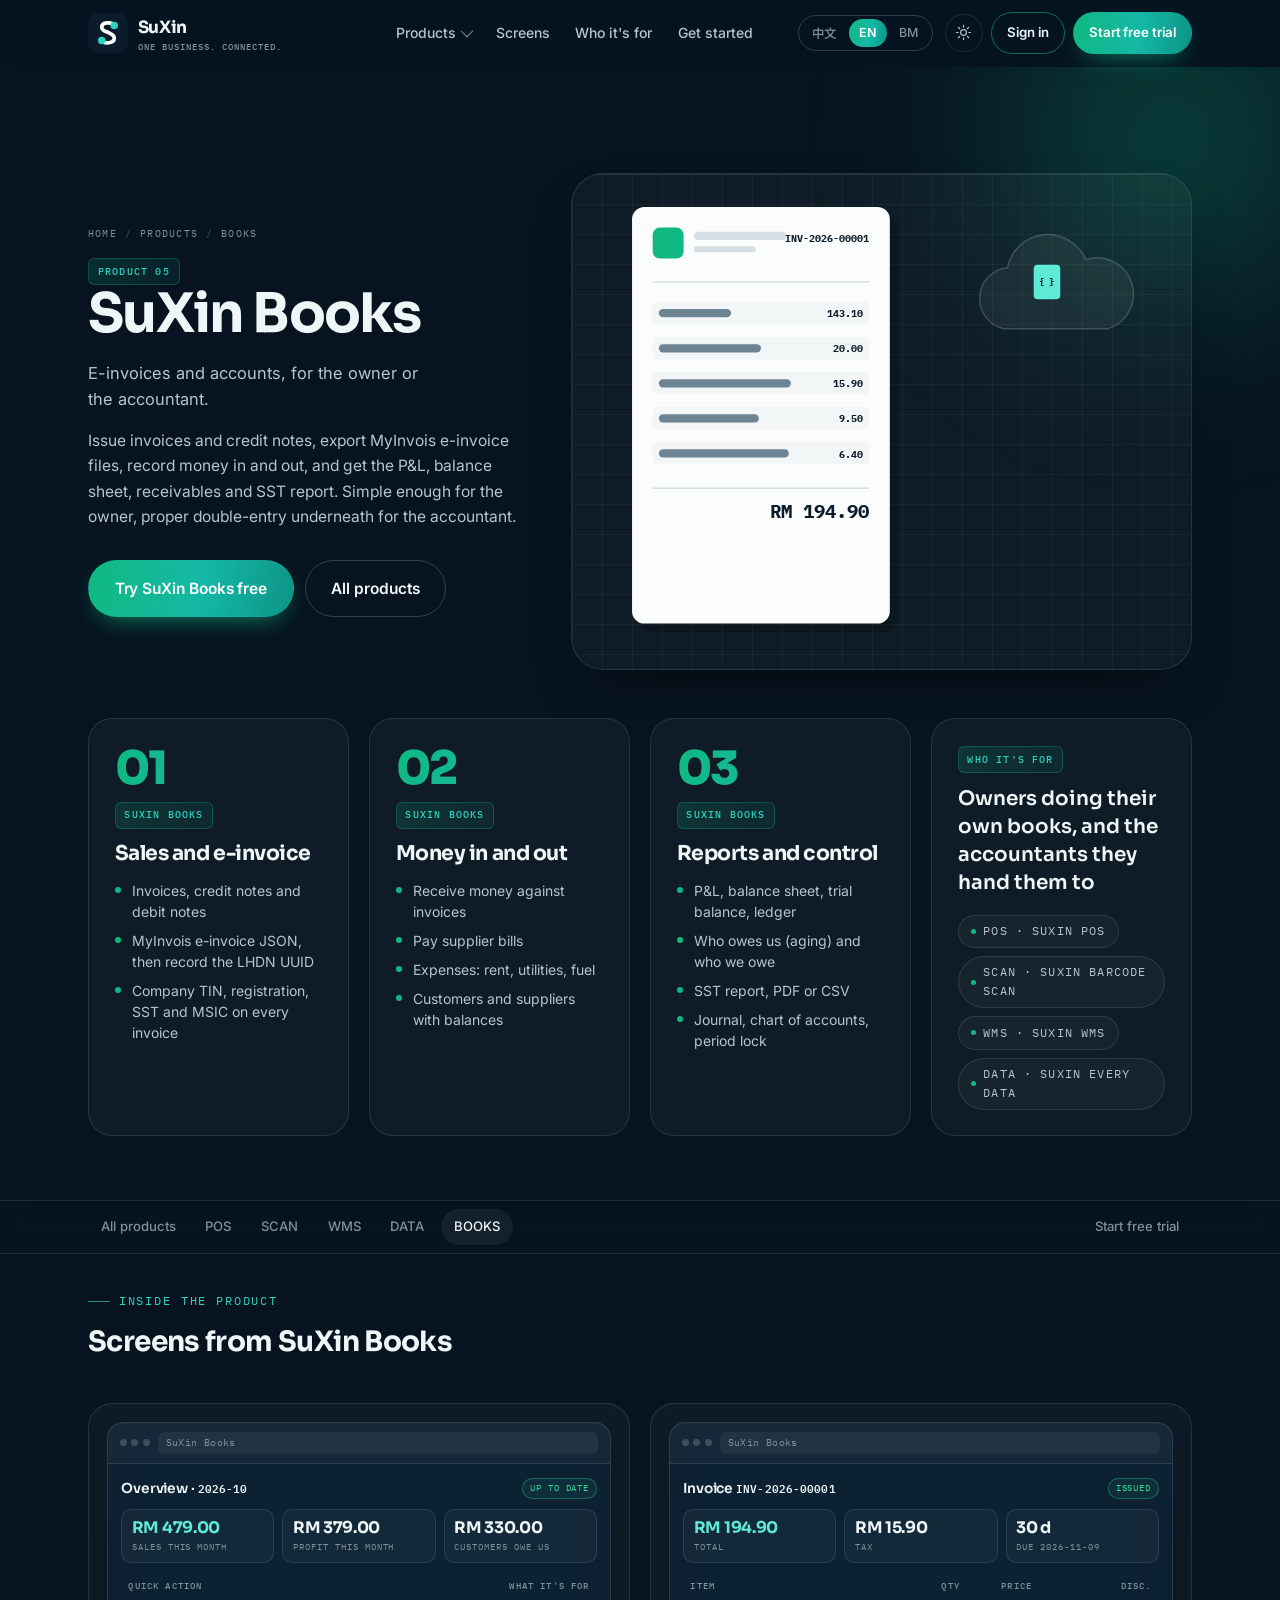
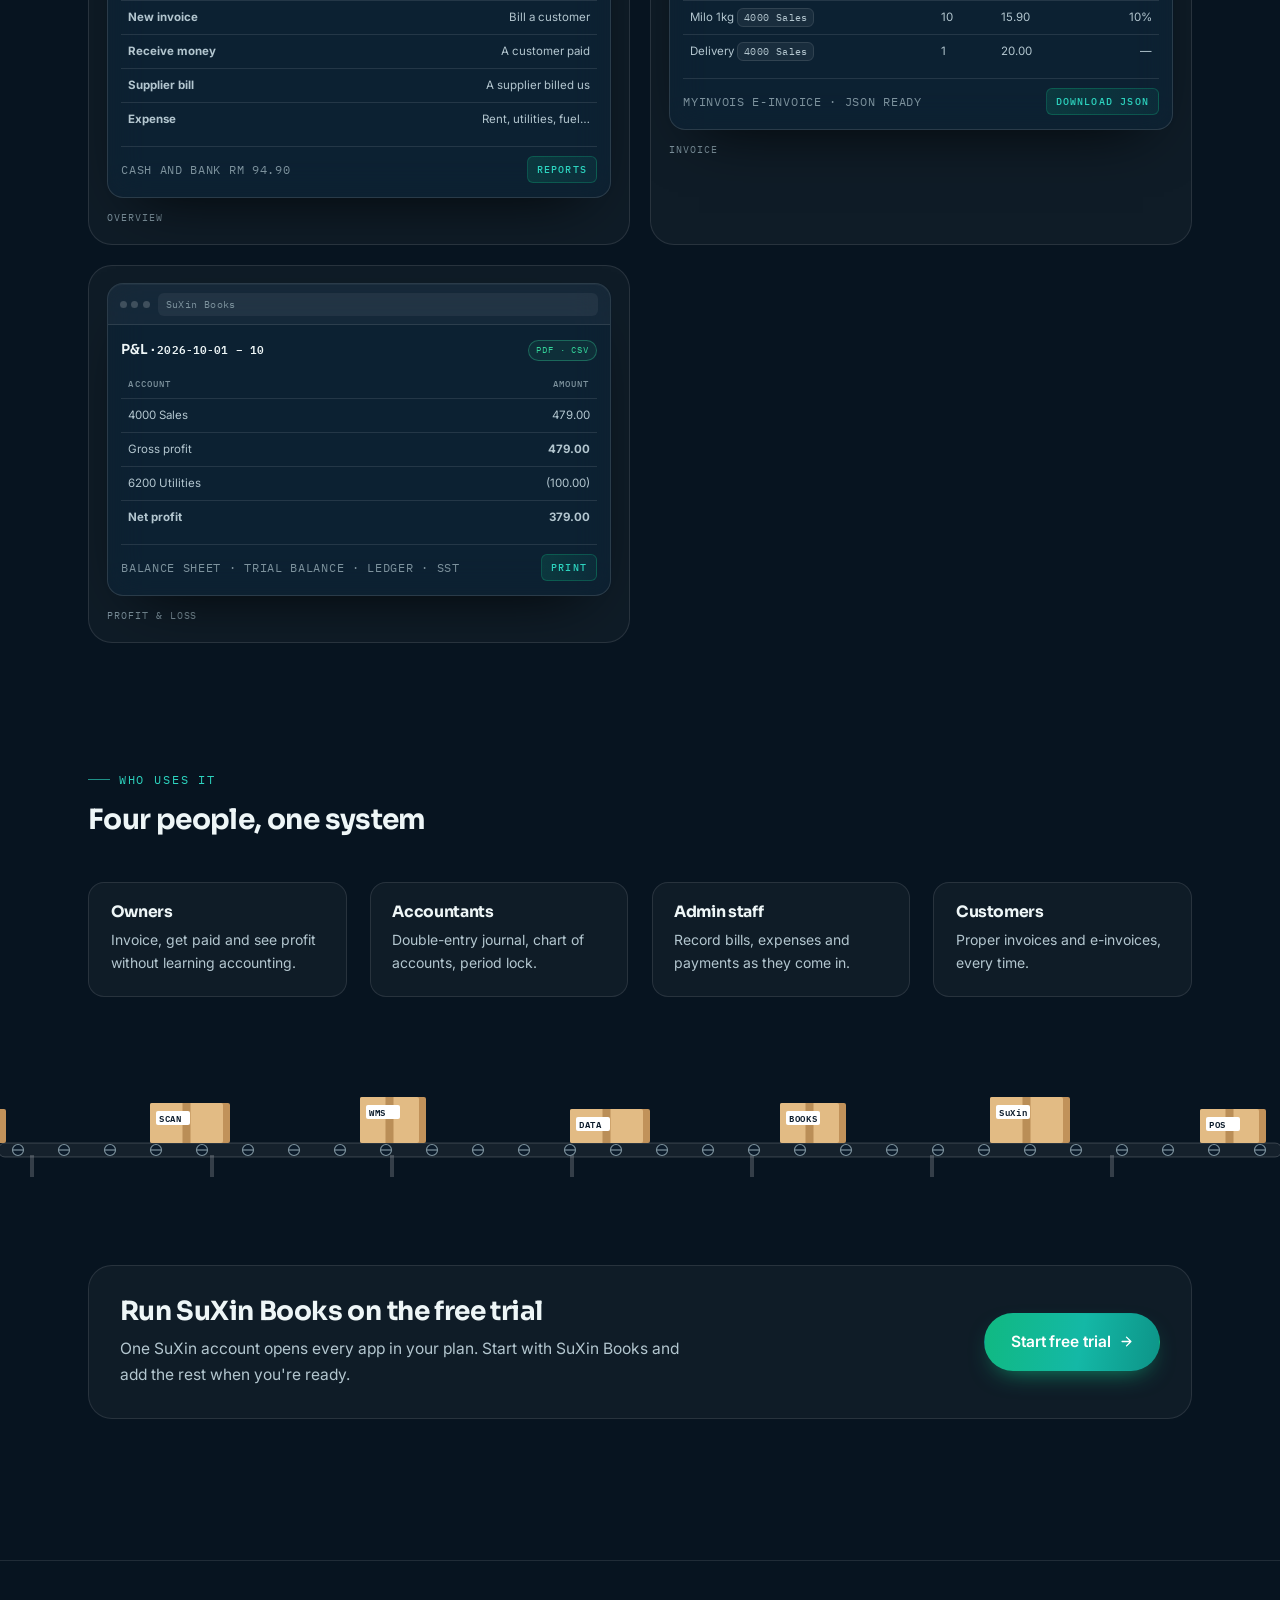
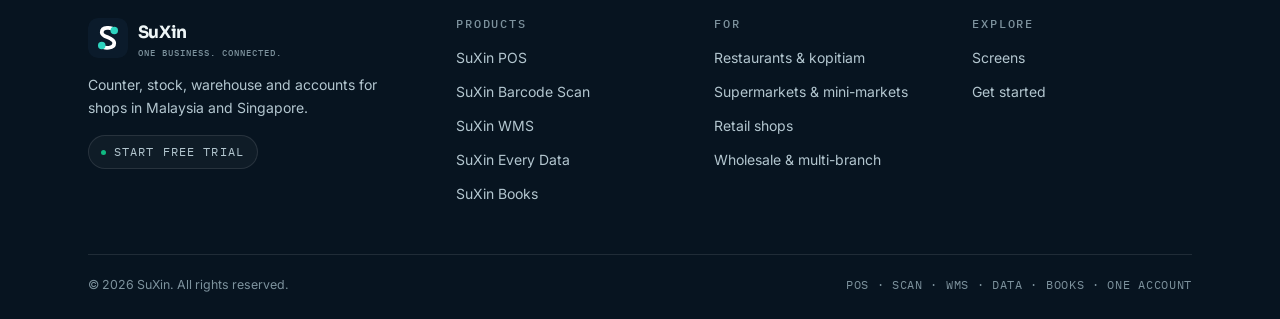
<file: products/books/index.html>
<!DOCTYPE html>
<html lang="en">
<head>
<meta charset="utf-8"/>
<meta name="viewport" content="width=device-width, initial-scale=1"/>
<title>SuXin Books — E-invoices and accounts, for the owner or the accountant. | SuXin</title>
<meta name="description" content="E-invoices and accounts, for the owner or the accountant."/>
<meta name="theme-color" content="#0B1B2B"/>
<meta property="og:type" content="website"/>
<meta property="og:site_name" content="SuXin"/>
<meta property="og:title" content="SuXin Books"/>
<meta property="og:description" content="E-invoices and accounts, for the owner or the accountant."/>
<meta property="og:image" content="../../assets/img/og-image.png"/>
<link rel="icon" type="image/svg+xml" href="../../assets/brand/suxin-mark.svg"/>
<link rel="apple-touch-icon" href="../../assets/brand/icon-192.png"/>
<link rel="preconnect" href="https://fonts.googleapis.com"/>
<link rel="preconnect" href="https://fonts.gstatic.com" crossorigin="anonymous"/>
<link rel="stylesheet" href="https://fonts.googleapis.com/css2?family=Sora:wght@400;500;600;700;800&amp;family=Inter:wght@400;500;600;700&amp;family=IBM+Plex+Mono:wght@400;500;600&amp;family=Noto+Sans+SC:wght@400;500;700&amp;display=swap"/>
<link rel="stylesheet" href="../../assets/site.css?v=a7d32435"/>
<link rel="stylesheet" href="../../assets/suxin.css?v=ca04127d"/>
<link rel="stylesheet" href="../../assets/warehouse.css?v=7db0f1a3"/>
<link rel="stylesheet" href="../../assets/product-scenes.css?v=145aede7"/>
<script>
  try { var t = localStorage.getItem('suxin-theme'); if (t === 'light') document.documentElement.setAttribute('data-theme', 'light'); } catch (e) {}
  document.documentElement.classList.add('js');
</script>
</head>
<body>
<!-- Generated by scripts/build_products.py; edit there, not here. -->
<div class="site">
<a href="#main" class="skip">Skip to content</a>

<header class="nav">
  <div class="wrap nav-in">
    <a class="brand" aria-label="SuXin home" href="../../#top"><img src="../../assets/brand/suxin-mark.svg" alt="" width="40" height="40"/><span>SuXin<small>One Business. Connected.</small></span></a>
    <nav class="nav-links" aria-label="Primary">
      <div class="mega-wrap">
        <button type="button" class="navlink has-mega" aria-expanded="false" aria-controls="mega">Products <i class="caret" aria-hidden="true"></i></button>
        <div class="mega" id="mega">
          <div class="mega-grid">
            <a class="mega-item" href="../../products/pos/"><span class="tag">POS</span><span><b>SuXin POS</b><span>Counter checkout for retail, supermarkets and F&amp;B.</span></span></a>
            <a class="mega-item" href="../../products/barcode-scan/"><span class="tag">SCAN</span><span><b>SuXin Barcode Scan</b><span>Stock-take with a phone or a computer.</span></span></a>
            <a class="mega-item" href="../../products/wms/"><span class="tag">WMS</span><span><b>SuXin WMS</b><span>Receiving, transfers, purchase orders, costing.</span></span></a>
            <a class="mega-item" href="../../products/every-data/"><span class="tag">DATA</span><span><b>SuXin Every Data</b><span>The owner's view: sales, stock, reports, staff.</span></span></a>
            <a class="mega-item" href="../../products/books/" aria-current="page"><span class="tag">BOOKS</span><span><b>SuXin Books</b><span>MyInvois e-invoices, bookkeeping, P&amp;L.</span></span></a>
          </div>
          <div class="mega-foot"><span class="mono dim">One account for every app</span><a href="../../#products">See all products →</a></div>
        </div>
      </div>
      <a href="../../#screens">Screens</a>
      <a href="../../#built-for">Who it's for</a>
      <a href="../../#start">Get started</a>
    </nav>
    <div class="nav-right">
      <div class="lang-switch" role="group" aria-label="Language"><button type="button" data-lang="zh" lang="zh-Hans">中文</button><button type="button" data-lang="en" lang="en">EN</button><button type="button" data-lang="ms" lang="ms">BM</button></div>
      <button type="button" class="icon-btn theme-btn" aria-label="Switch colour theme" title="Switch colour theme">
        <svg viewBox="0 0 24 24" fill="none" stroke="currentColor" stroke-width="1.7" aria-hidden="true" class="i-sun"><circle cx="12" cy="12" r="4.2"></circle><path d="M12 2v2.4M12 19.6V22M2 12h2.4M19.6 12H22M4.9 4.9l1.7 1.7M17.4 17.4l1.7 1.7M19.1 4.9l-1.7 1.7M6.6 17.4l-1.7 1.7" stroke-linecap="round"></path></svg>
        <svg viewBox="0 0 24 24" fill="none" stroke="currentColor" stroke-width="1.7" aria-hidden="true" class="i-moon"><path d="M20 14.2A8.4 8.4 0 1 1 9.8 4a6.9 6.9 0 0 0 10.2 10.2Z" stroke-linejoin="round"></path></svg>
      </button>
      <a class="btn btn-ghost btn-sm signin-btn" href="../../#start" data-link="signin">Sign in</a>
      <a class="btn btn-primary btn-sm" href="../../#start">Start free trial</a>
      <button type="button" class="icon-btn burger" aria-label="Open menu" aria-expanded="false" aria-controls="drawer">
        <svg viewBox="0 0 24 24" fill="none" stroke="currentColor" stroke-width="1.8" aria-hidden="true"><path d="M4 7h16M4 12h16M4 17h16" stroke-linecap="round"></path></svg>
      </button>
    </div>
  </div>
</header>

<div class="drawer" id="drawer">
  <nav aria-label="Mobile menu">
    <span class="dlabel">Products</span>
    <a class="sub" href="../../products/pos/">SuXin POS — Counter</a>
    <a class="sub" href="../../products/barcode-scan/">SuXin Barcode Scan — Stock-take</a>
    <a class="sub" href="../../products/wms/">SuXin WMS — Warehouse</a>
    <a class="sub" href="../../products/every-data/">SuXin Every Data — Owner's view</a>
    <a class="sub" href="../../products/books/" aria-current="page">SuXin Books — Accounts</a>
    <span class="dlabel">Explore</span>
    <a href="../../#screens">Screens</a>
    <a href="../../#built-for">Who it's for</a>
    <a href="../../#start">Get started</a>
  </nav>
  <div class="drawer-lang"><div class="lang-switch" role="group" aria-label="Language"><button type="button" data-lang="zh" lang="zh-Hans">中文</button><button type="button" data-lang="en" lang="en">EN</button><button type="button" data-lang="ms" lang="ms">BM</button></div></div>
  <a class="btn btn-ghost btn-block btn-lg drawer-signin" href="../../#start" data-link="signin">Sign in</a>
  <a class="btn btn-primary btn-block btn-lg" href="../../#start">Start free trial</a>
</div>

<main id="main">
<div class="page-in" id="top">

<section class="pstory" data-scene="books" data-steps="5" aria-label="SuXin Books">
  <div class="pstory-stage">
    <span class="glow ora" style="width:460px;height:460px;top:-160px;right:-120px"></span>
    <div class="wrap pstory-grid">
      <div class="pstory-copy">
        <nav class="crumbs" aria-label="Breadcrumb"><a href="../../">Home</a><span>/</span><a href="../../#products">Products</a><span>/</span><span aria-current="page">BOOKS</span></nav>
        <span class="badge mt-4">Product 05</span>
        <h1 class="h1 mt-4">SuXin Books</h1>
        <p class="lead">E-invoices and accounts, for the owner or the accountant.</p>
        <p class="muted mt-4 max-w-[56ch] pstory-body">Issue invoices and credit notes, export MyInvois e-invoice files, record money in and out, and get the P&amp;L, balance sheet, receivables and SST report. Simple enough for the owner, proper double-entry underneath for the accountant.</p>
        <div class="hero-cta mt-[1.5rem]">
          <a class="btn btn-primary btn-lg" href="../../#start">Try SuXin Books free</a>
          <a class="btn btn-ghost btn-lg" href="../../#products">All products</a>
        </div>
      </div>
      <div class="pstory-scene"></div>
    </div>
  </div>
</section>

<section class="sec-tight pt-0">
  <div class="wrap">
    <div class="grid pfeats">
      <div class="card pfeat">
        <span class="story-num" aria-hidden="true">01</span>
        <span class="badge">SuXin Books</span>
        <h2 class="h3">Sales and e-invoice</h2>
        <ul class="story-list"><li>Invoices, credit notes and debit notes</li><li>MyInvois e-invoice JSON, then record the LHDN UUID</li><li>Company TIN, registration, SST and MSIC on every invoice</li></ul>
      </div>
      <div class="card pfeat">
        <span class="story-num" aria-hidden="true">02</span>
        <span class="badge">SuXin Books</span>
        <h2 class="h3">Money in and out</h2>
        <ul class="story-list"><li>Receive money against invoices</li><li>Pay supplier bills</li><li>Expenses: rent, utilities, fuel</li><li>Customers and suppliers with balances</li></ul>
      </div>
      <div class="card pfeat">
        <span class="story-num" aria-hidden="true">03</span>
        <span class="badge">SuXin Books</span>
        <h2 class="h3">Reports and control</h2>
        <ul class="story-list"><li>P&amp;L, balance sheet, trial balance, ledger</li><li>Who owes us (aging) and who we owe</li><li>SST report, PDF or CSV</li><li>Journal, chart of accounts, period lock</li></ul>
      </div>
      <div class="card pfeat">
        <span class="badge">Who it's for</span>
        <p class="story-who">Owners doing their own books, and the accountants they hand them to</p>
        <div class="chips mt-[1.1rem]"><a class="chip" href="../../products/pos/"><i class="dot"></i>POS · SuXin POS</a><a class="chip" href="../../products/barcode-scan/"><i class="dot"></i>SCAN · SuXin Barcode Scan</a><a class="chip" href="../../products/wms/"><i class="dot"></i>WMS · SuXin WMS</a><a class="chip" href="../../products/every-data/"><i class="dot"></i>DATA · SuXin Every Data</a></div>
      </div>
    </div>
  </div>
</section>

<div class="subnav">
  <div class="wrap subnav-in">
    <a href="../../#products">All products</a><a href="../../products/pos/">POS</a><a href="../../products/barcode-scan/">SCAN</a><a href="../../products/wms/">WMS</a><a href="../../products/every-data/">DATA</a><a href="../../products/books/" aria-current="page">BOOKS</a>
    <a class="ml-auto" href="../../#start">Start free trial</a>
  </div>
</div>

<section class="sec-tight pt-0">
  <div class="wrap">
    <div class="sec-head rv"><span class="eyebrow">Inside the product</span><h2 class="h2 text-[1.75rem]">Screens from SuXin Books</h2></div>
    <div class="grid shots"><figure class="card shot rv"><div class="mock"><div class="mock-bar"><span class="dots"><i></i><i></i><i></i></span><span class="url">SuXin Books</span></div><div class="mock-body"><div class="mock-row"><span class="mock-h">Overview · <span class="code">2026-10</span></span><span class="st ok">Up to date</span></div><div class="kpis"><div class="kpi gold"><b>RM 479.00</b><span>Sales this month</span></div><div class="kpi"><b>RM 379.00</b><span>Profit this month</span></div><div class="kpi"><b>RM 330.00</b><span>Customers owe us</span></div></div><table class="tbl"><thead><tr><th>Quick action</th><th class="text-right">What it's for</th></tr></thead><tbody><tr><td><b>New invoice</b></td><td class="text-right">Bill a customer</td></tr><tr><td><b>Receive money</b></td><td class="text-right">A customer paid</td></tr><tr><td><b>Supplier bill</b></td><td class="text-right">A supplier billed us</td></tr><tr><td><b>Expense</b></td><td class="text-right">Rent, utilities, fuel…</td></tr></tbody></table><div class="mock-row border-t border-(--line) pt-[0.6rem]"><span class="mono dim">Cash and bank RM 94.90</span><span class="badge">Reports</span></div></div></div><figcaption class="car-cap">Overview</figcaption></figure><figure class="card shot rv"><div class="mock"><div class="mock-bar"><span class="dots"><i></i><i></i><i></i></span><span class="url">SuXin Books</span></div><div class="mock-body"><div class="mock-row"><span class="mock-h">Invoice <span class="code">INV-2026-00001</span></span><span class="st ok">Issued</span></div><div class="kpis"><div class="kpi gold"><b>RM 194.90</b><span>Total</span></div><div class="kpi"><b>RM 15.90</b><span>Tax</span></div><div class="kpi"><b>30 d</b><span>Due 2026-11-09</span></div></div><table class="tbl"><thead><tr><th>Item</th><th>Qty</th><th>Price</th><th class="text-right">Disc.</th></tr></thead><tbody><tr><td>Milo 1kg <span class="bin">4000 Sales</span></td><td>10</td><td>15.90</td><td class="text-right">10%</td></tr><tr><td>Delivery <span class="bin">4000 Sales</span></td><td>1</td><td>20.00</td><td class="text-right">—</td></tr></tbody></table><div class="mock-row border-t border-(--line) pt-[0.6rem]"><span class="mono dim">MyInvois e-invoice · JSON ready</span><span class="badge">Download JSON</span></div></div></div><figcaption class="car-cap">Invoice</figcaption></figure><figure class="card shot rv"><div class="mock"><div class="mock-bar"><span class="dots"><i></i><i></i><i></i></span><span class="url">SuXin Books</span></div><div class="mock-body"><div class="mock-row"><span class="mock-h">P&amp;L · <span class="code">2026-10-01 – 10</span></span><span class="st ok">PDF · CSV</span></div><table class="tbl"><thead><tr><th>Account</th><th class="text-right">Amount</th></tr></thead><tbody><tr><td>4000 Sales</td><td class="text-right">479.00</td></tr><tr><td>Gross profit</td><td class="text-right"><b>479.00</b></td></tr><tr><td>6200 Utilities</td><td class="text-right">(100.00)</td></tr><tr><td><b>Net profit</b></td><td class="text-right"><b>379.00</b></td></tr></tbody></table><div class="mock-row border-t border-(--line) pt-[0.6rem]"><span class="mono dim">Balance sheet · trial balance · ledger · SST</span><span class="badge">Print</span></div></div></div><figcaption class="car-cap">Profit & loss</figcaption></figure></div>
  </div>
</section>

<section class="sec-tight">
  <div class="wrap">
    <div class="sec-head rv"><span class="eyebrow">Who uses it</span><h2 class="h2 text-[1.75rem]">Four people, one system</h2></div>
    <div class="grid g4"><div class="fbox rv"><h4>Owners</h4><p class="text-(length:--fs-sm) text-(color:--tx-2)">Invoice, get paid and see profit without learning accounting.</p></div><div class="fbox rv d1"><h4>Accountants</h4><p class="text-(length:--fs-sm) text-(color:--tx-2)">Double-entry journal, chart of accounts, period lock.</p></div><div class="fbox rv d2"><h4>Admin staff</h4><p class="text-(length:--fs-sm) text-(color:--tx-2)">Record bills, expenses and payments as they come in.</p></div><div class="fbox rv d3"><h4>Customers</h4><p class="text-(length:--fs-sm) text-(color:--tx-2)">Proper invoices and e-invoices, every time.</p></div></div>
  </div>
</section>

<div class="belt" aria-hidden="true"></div>

<section class="sec-tight">
  <div class="wrap">
    <div class="card card-pad-lg rv grid grid-cols-[minmax(0,1.2fr)_auto] items-center gap-[1.75rem] max-[860px]:grid-cols-1">
      <div>
        <h2 class="h2 text-[1.65rem]">Run SuXin Books on the free trial</h2>
        <p class="muted mt-[0.7rem] max-w-[56ch]">One SuXin account opens every app in your plan. Start with SuXin Books and add the rest when you're ready.</p>
      </div>
      <div class="band-cta"><a class="btn btn-primary btn-lg" href="../../#start">Start free trial <svg viewBox="0 0 24 24" fill="none" stroke="currentColor" stroke-width="2.2" aria-hidden="true"><path d="M5 12h13M12 5l7 7-7 7" stroke-linecap="round" stroke-linejoin="round"></path></svg></a></div>
    </div>
  </div>
</section>

</div>
</main>

<footer class="foot">
  <div class="wrap">
    <div class="foot-grid">
      <div>
        <a class="brand mb-4" aria-label="SuXin home" href="../../#top"><img src="../../assets/brand/suxin-mark.svg" alt="" width="40" height="40"/><span>SuXin<small>One Business. Connected.</small></span></a>
        <p class="muted max-w-[34ch] text-(length:--fs-sm)">Counter, stock, warehouse and accounts for shops in Malaysia and Singapore.</p>
        <div class="chips mt-4"><a class="chip" href="../../#start"><i class="dot"></i>Start free trial</a></div>
      </div>
      <div><h4>Products</h4>
        <ul>
          <li><a href="../../products/pos/">SuXin POS</a></li>
          <li><a href="../../products/barcode-scan/">SuXin Barcode Scan</a></li>
          <li><a href="../../products/wms/">SuXin WMS</a></li>
          <li><a href="../../products/every-data/">SuXin Every Data</a></li>
          <li><a href="../../products/books/">SuXin Books</a></li>
        </ul>
      </div>
      <div><h4>For</h4>
        <ul>
          <li><a href="../../#built-for">Restaurants &amp; kopitiam</a></li>
          <li><a href="../../#built-for">Supermarkets &amp; mini-markets</a></li>
          <li><a href="../../#built-for">Retail shops</a></li>
          <li><a href="../../#built-for">Wholesale &amp; multi-branch</a></li>
        </ul>
      </div>
      <div><h4>Explore</h4>
        <ul>
          <li><a href="../../#screens">Screens</a></li>
          <li><a href="../../#start">Get started</a></li>
        </ul>
      </div>
    </div>
    <div class="foot-bot"><span>© <span data-year>2026</span> SuXin. All rights reserved.</span><span class="mono">POS · SCAN · WMS · DATA · BOOKS · one account</span></div>
  </div>
</footer>
</div>
<script src="../../assets/i18n.js?v=4875a974" defer></script>
<script src="../../assets/site.js?v=95e946aa" defer></script>
<script src="../../assets/warehouse.js?v=5d2173c6" defer></script>
<script src="../../assets/product-scenes.js?v=34e75564" defer></script>
</body>
</html>
</file>
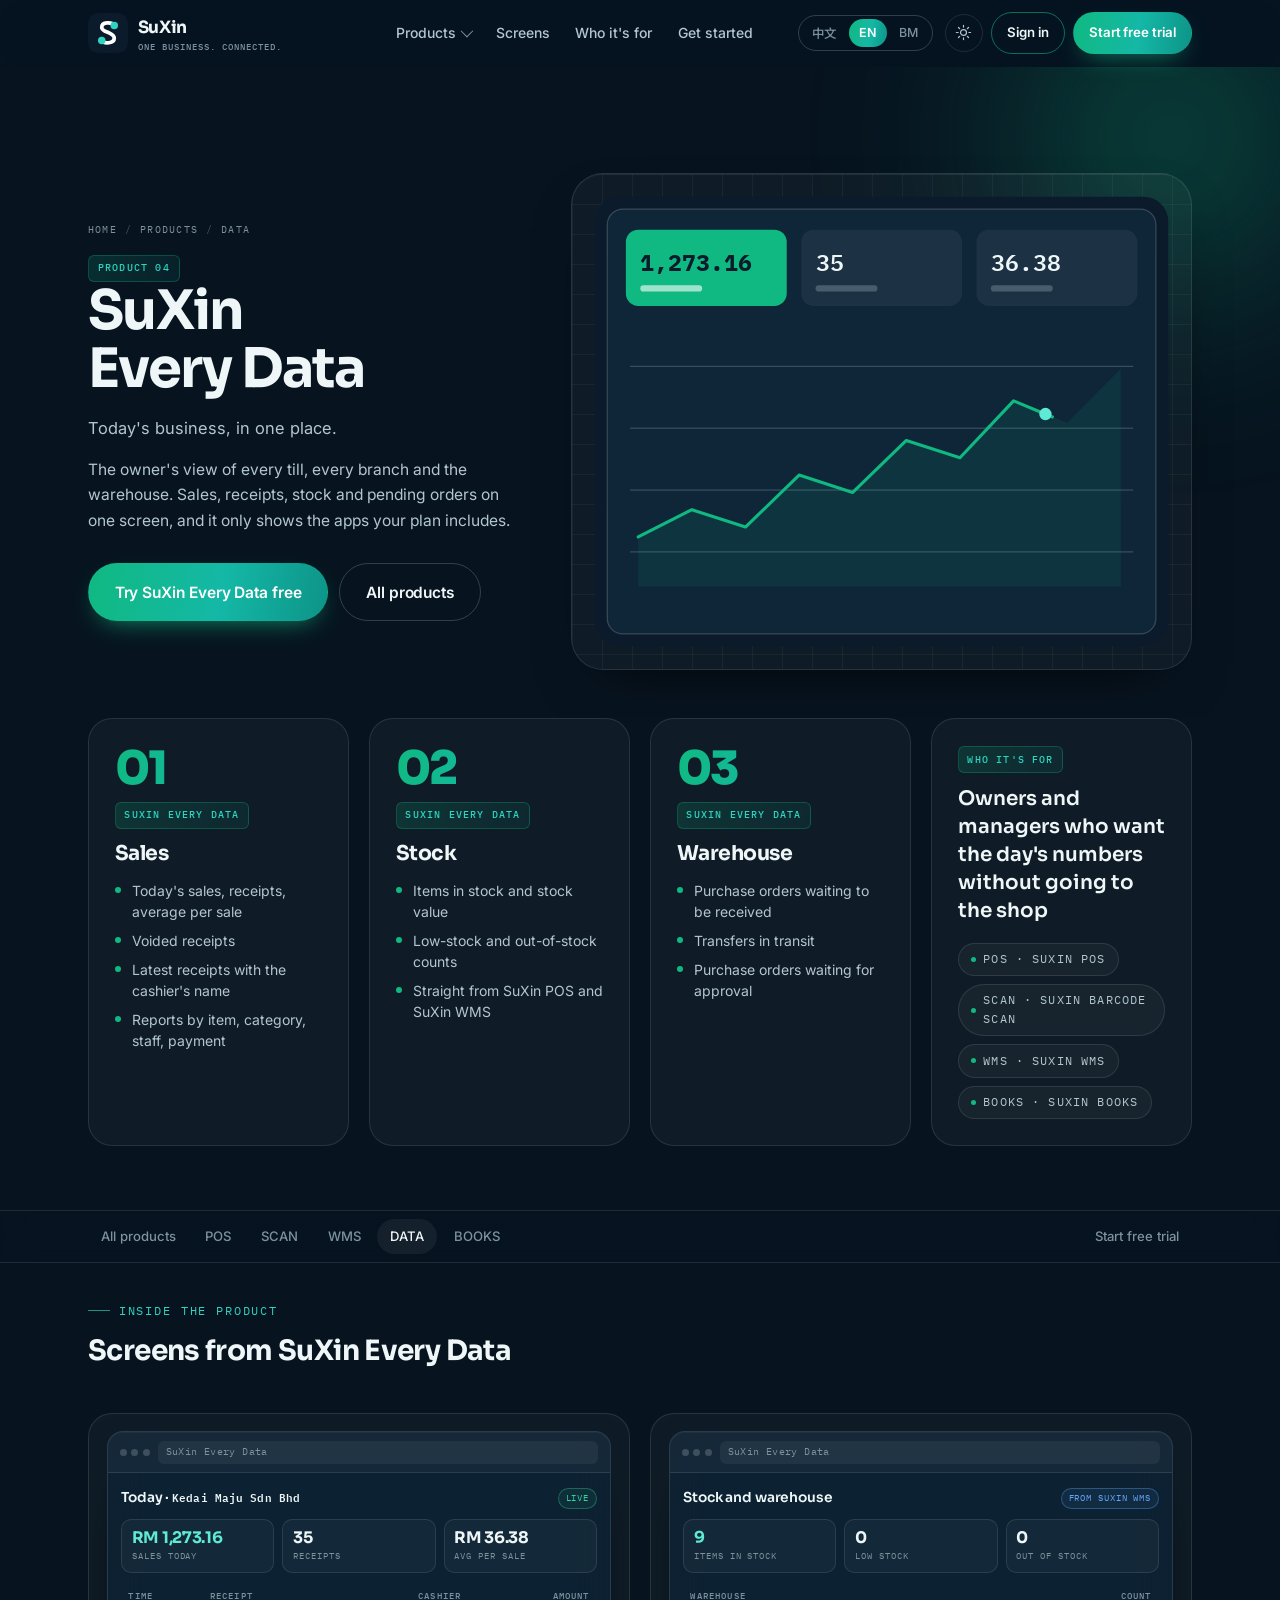
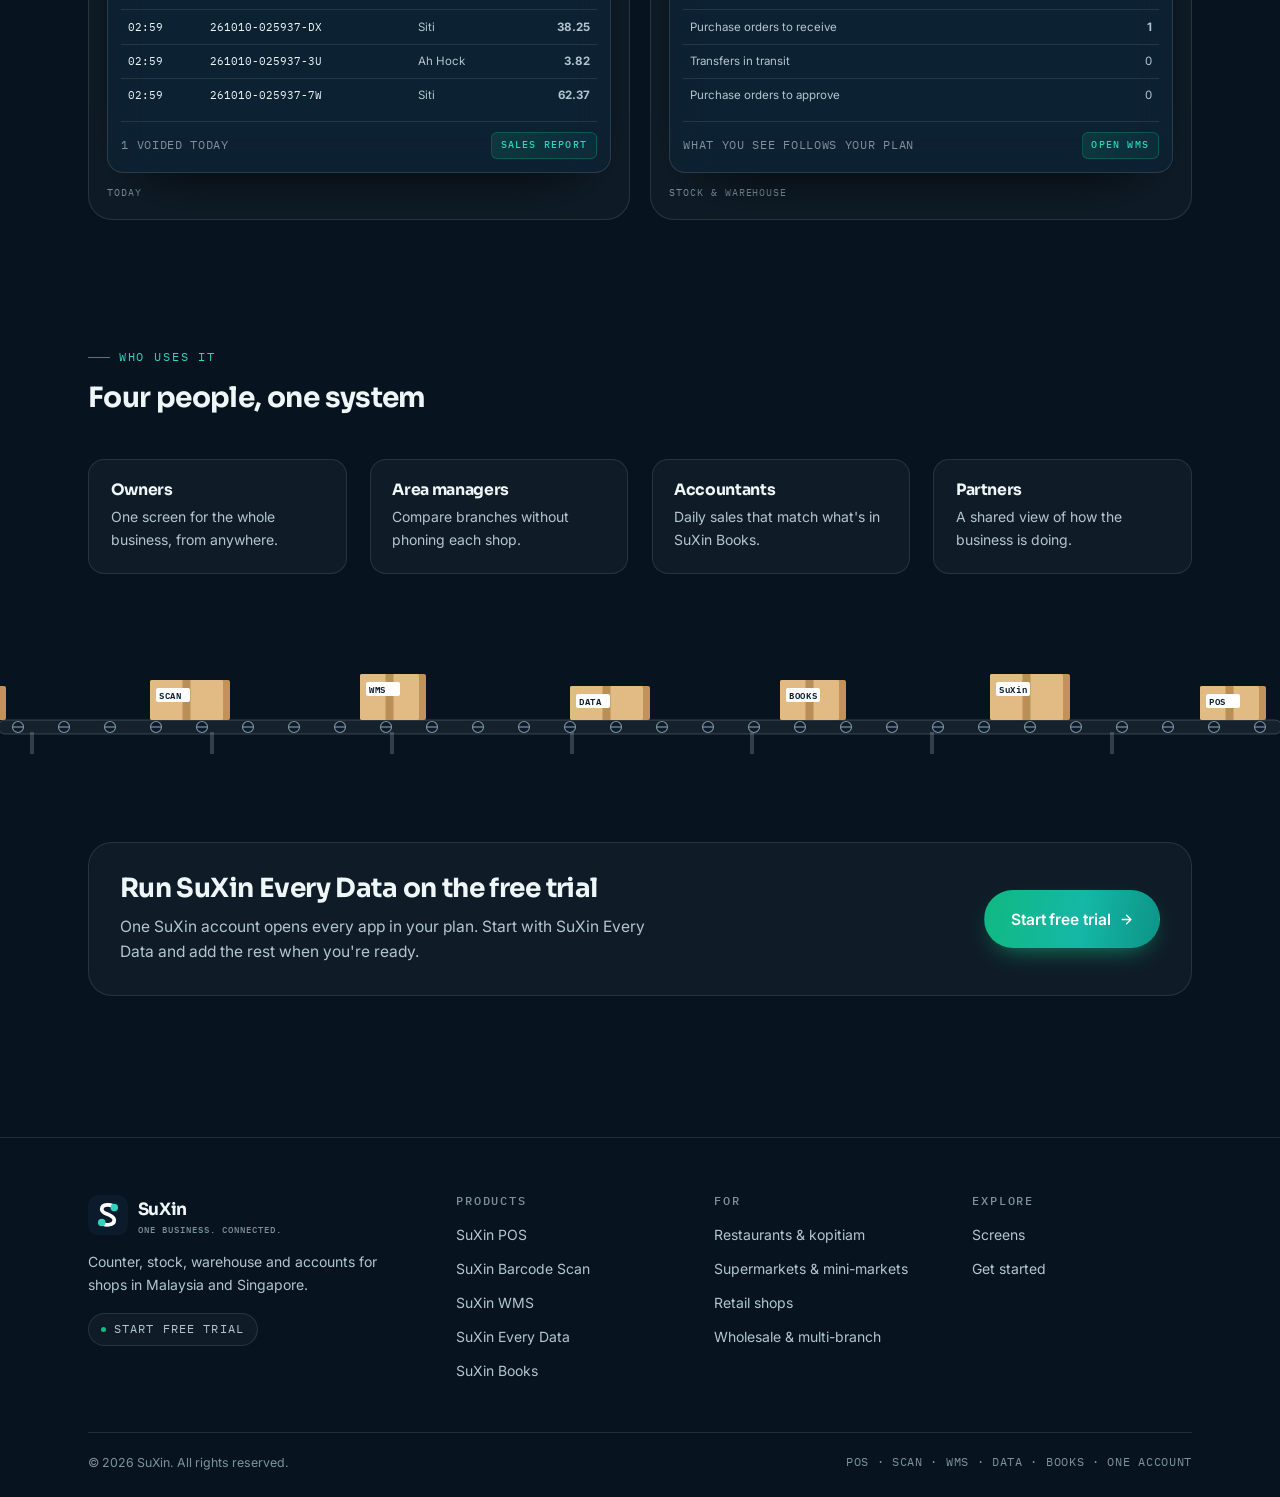
<file: products/every-data/index.html>
<!DOCTYPE html>
<html lang="en">
<head>
<meta charset="utf-8"/>
<meta name="viewport" content="width=device-width, initial-scale=1"/>
<title>SuXin Every Data — Today&#x27;s business, in one place. | SuXin</title>
<meta name="description" content="Today&#x27;s business, in one place."/>
<meta name="theme-color" content="#0B1B2B"/>
<meta property="og:type" content="website"/>
<meta property="og:site_name" content="SuXin"/>
<meta property="og:title" content="SuXin Every Data"/>
<meta property="og:description" content="Today&#x27;s business, in one place."/>
<meta property="og:image" content="../../assets/img/og-image.png"/>
<link rel="icon" type="image/svg+xml" href="../../assets/brand/suxin-mark.svg"/>
<link rel="apple-touch-icon" href="../../assets/brand/icon-192.png"/>
<link rel="preconnect" href="https://fonts.googleapis.com"/>
<link rel="preconnect" href="https://fonts.gstatic.com" crossorigin="anonymous"/>
<link rel="stylesheet" href="https://fonts.googleapis.com/css2?family=Sora:wght@400;500;600;700;800&amp;family=Inter:wght@400;500;600;700&amp;family=IBM+Plex+Mono:wght@400;500;600&amp;family=Noto+Sans+SC:wght@400;500;700&amp;display=swap"/>
<link rel="stylesheet" href="../../assets/site.css?v=a7d32435"/>
<link rel="stylesheet" href="../../assets/suxin.css?v=ca04127d"/>
<link rel="stylesheet" href="../../assets/warehouse.css?v=7db0f1a3"/>
<link rel="stylesheet" href="../../assets/product-scenes.css?v=145aede7"/>
<script>
  try { var t = localStorage.getItem('suxin-theme'); if (t === 'light') document.documentElement.setAttribute('data-theme', 'light'); } catch (e) {}
  document.documentElement.classList.add('js');
</script>
</head>
<body>
<!-- Generated by scripts/build_products.py; edit there, not here. -->
<div class="site">
<a href="#main" class="skip">Skip to content</a>

<header class="nav">
  <div class="wrap nav-in">
    <a class="brand" aria-label="SuXin home" href="../../#top"><img src="../../assets/brand/suxin-mark.svg" alt="" width="40" height="40"/><span>SuXin<small>One Business. Connected.</small></span></a>
    <nav class="nav-links" aria-label="Primary">
      <div class="mega-wrap">
        <button type="button" class="navlink has-mega" aria-expanded="false" aria-controls="mega">Products <i class="caret" aria-hidden="true"></i></button>
        <div class="mega" id="mega">
          <div class="mega-grid">
            <a class="mega-item" href="../../products/pos/"><span class="tag">POS</span><span><b>SuXin POS</b><span>Counter checkout for retail, supermarkets and F&amp;B.</span></span></a>
            <a class="mega-item" href="../../products/barcode-scan/"><span class="tag">SCAN</span><span><b>SuXin Barcode Scan</b><span>Stock-take with a phone or a computer.</span></span></a>
            <a class="mega-item" href="../../products/wms/"><span class="tag">WMS</span><span><b>SuXin WMS</b><span>Receiving, transfers, purchase orders, costing.</span></span></a>
            <a class="mega-item" href="../../products/every-data/" aria-current="page"><span class="tag">DATA</span><span><b>SuXin Every Data</b><span>The owner's view: sales, stock, reports, staff.</span></span></a>
            <a class="mega-item" href="../../products/books/"><span class="tag">BOOKS</span><span><b>SuXin Books</b><span>MyInvois e-invoices, bookkeeping, P&amp;L.</span></span></a>
          </div>
          <div class="mega-foot"><span class="mono dim">One account for every app</span><a href="../../#products">See all products →</a></div>
        </div>
      </div>
      <a href="../../#screens">Screens</a>
      <a href="../../#built-for">Who it's for</a>
      <a href="../../#start">Get started</a>
    </nav>
    <div class="nav-right">
      <div class="lang-switch" role="group" aria-label="Language"><button type="button" data-lang="zh" lang="zh-Hans">中文</button><button type="button" data-lang="en" lang="en">EN</button><button type="button" data-lang="ms" lang="ms">BM</button></div>
      <button type="button" class="icon-btn theme-btn" aria-label="Switch colour theme" title="Switch colour theme">
        <svg viewBox="0 0 24 24" fill="none" stroke="currentColor" stroke-width="1.7" aria-hidden="true" class="i-sun"><circle cx="12" cy="12" r="4.2"></circle><path d="M12 2v2.4M12 19.6V22M2 12h2.4M19.6 12H22M4.9 4.9l1.7 1.7M17.4 17.4l1.7 1.7M19.1 4.9l-1.7 1.7M6.6 17.4l-1.7 1.7" stroke-linecap="round"></path></svg>
        <svg viewBox="0 0 24 24" fill="none" stroke="currentColor" stroke-width="1.7" aria-hidden="true" class="i-moon"><path d="M20 14.2A8.4 8.4 0 1 1 9.8 4a6.9 6.9 0 0 0 10.2 10.2Z" stroke-linejoin="round"></path></svg>
      </button>
      <a class="btn btn-ghost btn-sm signin-btn" href="../../#start" data-link="signin">Sign in</a>
      <a class="btn btn-primary btn-sm" href="../../#start">Start free trial</a>
      <button type="button" class="icon-btn burger" aria-label="Open menu" aria-expanded="false" aria-controls="drawer">
        <svg viewBox="0 0 24 24" fill="none" stroke="currentColor" stroke-width="1.8" aria-hidden="true"><path d="M4 7h16M4 12h16M4 17h16" stroke-linecap="round"></path></svg>
      </button>
    </div>
  </div>
</header>

<div class="drawer" id="drawer">
  <nav aria-label="Mobile menu">
    <span class="dlabel">Products</span>
    <a class="sub" href="../../products/pos/">SuXin POS — Counter</a>
    <a class="sub" href="../../products/barcode-scan/">SuXin Barcode Scan — Stock-take</a>
    <a class="sub" href="../../products/wms/">SuXin WMS — Warehouse</a>
    <a class="sub" href="../../products/every-data/" aria-current="page">SuXin Every Data — Owner's view</a>
    <a class="sub" href="../../products/books/">SuXin Books — Accounts</a>
    <span class="dlabel">Explore</span>
    <a href="../../#screens">Screens</a>
    <a href="../../#built-for">Who it's for</a>
    <a href="../../#start">Get started</a>
  </nav>
  <div class="drawer-lang"><div class="lang-switch" role="group" aria-label="Language"><button type="button" data-lang="zh" lang="zh-Hans">中文</button><button type="button" data-lang="en" lang="en">EN</button><button type="button" data-lang="ms" lang="ms">BM</button></div></div>
  <a class="btn btn-ghost btn-block btn-lg drawer-signin" href="../../#start" data-link="signin">Sign in</a>
  <a class="btn btn-primary btn-block btn-lg" href="../../#start">Start free trial</a>
</div>

<main id="main">
<div class="page-in" id="top">

<section class="pstory" data-scene="every-data" data-steps="5" aria-label="SuXin Every Data">
  <div class="pstory-stage">
    <span class="glow ora" style="width:460px;height:460px;top:-160px;right:-120px"></span>
    <div class="wrap pstory-grid">
      <div class="pstory-copy">
        <nav class="crumbs" aria-label="Breadcrumb"><a href="../../">Home</a><span>/</span><a href="../../#products">Products</a><span>/</span><span aria-current="page">DATA</span></nav>
        <span class="badge mt-4">Product 04</span>
        <h1 class="h1 mt-4">SuXin Every Data</h1>
        <p class="lead">Today's business, in one place.</p>
        <p class="muted mt-4 max-w-[56ch] pstory-body">The owner's view of every till, every branch and the warehouse. Sales, receipts, stock and pending orders on one screen, and it only shows the apps your plan includes.</p>
        <div class="hero-cta mt-[1.5rem]">
          <a class="btn btn-primary btn-lg" href="../../#start">Try SuXin Every Data free</a>
          <a class="btn btn-ghost btn-lg" href="../../#products">All products</a>
        </div>
      </div>
      <div class="pstory-scene"></div>
    </div>
  </div>
</section>

<section class="sec-tight pt-0">
  <div class="wrap">
    <div class="grid pfeats">
      <div class="card pfeat">
        <span class="story-num" aria-hidden="true">01</span>
        <span class="badge">SuXin Every Data</span>
        <h2 class="h3">Sales</h2>
        <ul class="story-list"><li>Today's sales, receipts, average per sale</li><li>Voided receipts</li><li>Latest receipts with the cashier's name</li><li>Reports by item, category, staff, payment</li></ul>
      </div>
      <div class="card pfeat">
        <span class="story-num" aria-hidden="true">02</span>
        <span class="badge">SuXin Every Data</span>
        <h2 class="h3">Stock</h2>
        <ul class="story-list"><li>Items in stock and stock value</li><li>Low-stock and out-of-stock counts</li><li>Straight from SuXin POS and SuXin WMS</li></ul>
      </div>
      <div class="card pfeat">
        <span class="story-num" aria-hidden="true">03</span>
        <span class="badge">SuXin Every Data</span>
        <h2 class="h3">Warehouse</h2>
        <ul class="story-list"><li>Purchase orders waiting to be received</li><li>Transfers in transit</li><li>Purchase orders waiting for approval</li></ul>
      </div>
      <div class="card pfeat">
        <span class="badge">Who it's for</span>
        <p class="story-who">Owners and managers who want the day's numbers without going to the shop</p>
        <div class="chips mt-[1.1rem]"><a class="chip" href="../../products/pos/"><i class="dot"></i>POS · SuXin POS</a><a class="chip" href="../../products/barcode-scan/"><i class="dot"></i>SCAN · SuXin Barcode Scan</a><a class="chip" href="../../products/wms/"><i class="dot"></i>WMS · SuXin WMS</a><a class="chip" href="../../products/books/"><i class="dot"></i>BOOKS · SuXin Books</a></div>
      </div>
    </div>
  </div>
</section>

<div class="subnav">
  <div class="wrap subnav-in">
    <a href="../../#products">All products</a><a href="../../products/pos/">POS</a><a href="../../products/barcode-scan/">SCAN</a><a href="../../products/wms/">WMS</a><a href="../../products/every-data/" aria-current="page">DATA</a><a href="../../products/books/">BOOKS</a>
    <a class="ml-auto" href="../../#start">Start free trial</a>
  </div>
</div>

<section class="sec-tight pt-0">
  <div class="wrap">
    <div class="sec-head rv"><span class="eyebrow">Inside the product</span><h2 class="h2 text-[1.75rem]">Screens from SuXin Every Data</h2></div>
    <div class="grid shots"><figure class="card shot rv"><div class="mock"><div class="mock-bar"><span class="dots"><i></i><i></i><i></i></span><span class="url">SuXin Every Data</span></div><div class="mock-body"><div class="mock-row"><span class="mock-h">Today · <span class="code">Kedai Maju Sdn Bhd</span></span><span class="st ok">Live</span></div><div class="kpis"><div class="kpi gold"><b>RM 1,273.16</b><span>Sales today</span></div><div class="kpi"><b>35</b><span>Receipts</span></div><div class="kpi"><b>RM 36.38</b><span>Avg per sale</span></div></div><table class="tbl"><thead><tr><th>Time</th><th>Receipt</th><th>Cashier</th><th class="text-right">Amount</th></tr></thead><tbody><tr><td><span class="sk">02:59</span></td><td><span class="sk">261010-025937-DX</span></td><td>Siti</td><td class="text-right"><b>38.25</b></td></tr><tr><td><span class="sk">02:59</span></td><td><span class="sk">261010-025937-3U</span></td><td>Ah Hock</td><td class="text-right"><b>3.82</b></td></tr><tr><td><span class="sk">02:59</span></td><td><span class="sk">261010-025937-7W</span></td><td>Siti</td><td class="text-right"><b>62.37</b></td></tr></tbody></table><div class="mock-row border-t border-(--line) pt-[0.6rem]"><span class="mono dim">1 voided today</span><span class="badge">Sales report</span></div></div></div><figcaption class="car-cap">Today</figcaption></figure><figure class="card shot rv"><div class="mock"><div class="mock-bar"><span class="dots"><i></i><i></i><i></i></span><span class="url">SuXin Every Data</span></div><div class="mock-body"><div class="mock-row"><span class="mock-h">Stock and warehouse</span><span class="st info">From SuXin WMS</span></div><div class="kpis"><div class="kpi gold"><b>9</b><span>Items in stock</span></div><div class="kpi"><b>0</b><span>Low stock</span></div><div class="kpi"><b>0</b><span>Out of stock</span></div></div><table class="tbl"><thead><tr><th>Warehouse</th><th class="text-right">Count</th></tr></thead><tbody><tr><td>Purchase orders to receive</td><td class="text-right"><b>1</b></td></tr><tr><td>Transfers in transit</td><td class="text-right">0</td></tr><tr><td>Purchase orders to approve</td><td class="text-right">0</td></tr></tbody></table><div class="mock-row border-t border-(--line) pt-[0.6rem]"><span class="mono dim">What you see follows your plan</span><span class="badge">Open WMS</span></div></div></div><figcaption class="car-cap">Stock & warehouse</figcaption></figure></div>
  </div>
</section>

<section class="sec-tight">
  <div class="wrap">
    <div class="sec-head rv"><span class="eyebrow">Who uses it</span><h2 class="h2 text-[1.75rem]">Four people, one system</h2></div>
    <div class="grid g4"><div class="fbox rv"><h4>Owners</h4><p class="text-(length:--fs-sm) text-(color:--tx-2)">One screen for the whole business, from anywhere.</p></div><div class="fbox rv d1"><h4>Area managers</h4><p class="text-(length:--fs-sm) text-(color:--tx-2)">Compare branches without phoning each shop.</p></div><div class="fbox rv d2"><h4>Accountants</h4><p class="text-(length:--fs-sm) text-(color:--tx-2)">Daily sales that match what's in SuXin Books.</p></div><div class="fbox rv d3"><h4>Partners</h4><p class="text-(length:--fs-sm) text-(color:--tx-2)">A shared view of how the business is doing.</p></div></div>
  </div>
</section>

<div class="belt" aria-hidden="true"></div>

<section class="sec-tight">
  <div class="wrap">
    <div class="card card-pad-lg rv grid grid-cols-[minmax(0,1.2fr)_auto] items-center gap-[1.75rem] max-[860px]:grid-cols-1">
      <div>
        <h2 class="h2 text-[1.65rem]">Run SuXin Every Data on the free trial</h2>
        <p class="muted mt-[0.7rem] max-w-[56ch]">One SuXin account opens every app in your plan. Start with SuXin Every Data and add the rest when you're ready.</p>
      </div>
      <div class="band-cta"><a class="btn btn-primary btn-lg" href="../../#start">Start free trial <svg viewBox="0 0 24 24" fill="none" stroke="currentColor" stroke-width="2.2" aria-hidden="true"><path d="M5 12h13M12 5l7 7-7 7" stroke-linecap="round" stroke-linejoin="round"></path></svg></a></div>
    </div>
  </div>
</section>

</div>
</main>

<footer class="foot">
  <div class="wrap">
    <div class="foot-grid">
      <div>
        <a class="brand mb-4" aria-label="SuXin home" href="../../#top"><img src="../../assets/brand/suxin-mark.svg" alt="" width="40" height="40"/><span>SuXin<small>One Business. Connected.</small></span></a>
        <p class="muted max-w-[34ch] text-(length:--fs-sm)">Counter, stock, warehouse and accounts for shops in Malaysia and Singapore.</p>
        <div class="chips mt-4"><a class="chip" href="../../#start"><i class="dot"></i>Start free trial</a></div>
      </div>
      <div><h4>Products</h4>
        <ul>
          <li><a href="../../products/pos/">SuXin POS</a></li>
          <li><a href="../../products/barcode-scan/">SuXin Barcode Scan</a></li>
          <li><a href="../../products/wms/">SuXin WMS</a></li>
          <li><a href="../../products/every-data/">SuXin Every Data</a></li>
          <li><a href="../../products/books/">SuXin Books</a></li>
        </ul>
      </div>
      <div><h4>For</h4>
        <ul>
          <li><a href="../../#built-for">Restaurants &amp; kopitiam</a></li>
          <li><a href="../../#built-for">Supermarkets &amp; mini-markets</a></li>
          <li><a href="../../#built-for">Retail shops</a></li>
          <li><a href="../../#built-for">Wholesale &amp; multi-branch</a></li>
        </ul>
      </div>
      <div><h4>Explore</h4>
        <ul>
          <li><a href="../../#screens">Screens</a></li>
          <li><a href="../../#start">Get started</a></li>
        </ul>
      </div>
    </div>
    <div class="foot-bot"><span>© <span data-year>2026</span> SuXin. All rights reserved.</span><span class="mono">POS · SCAN · WMS · DATA · BOOKS · one account</span></div>
  </div>
</footer>
</div>
<script src="../../assets/i18n.js?v=4875a974" defer></script>
<script src="../../assets/site.js?v=95e946aa" defer></script>
<script src="../../assets/warehouse.js?v=5d2173c6" defer></script>
<script src="../../assets/product-scenes.js?v=34e75564" defer></script>
</body>
</html>
</file>
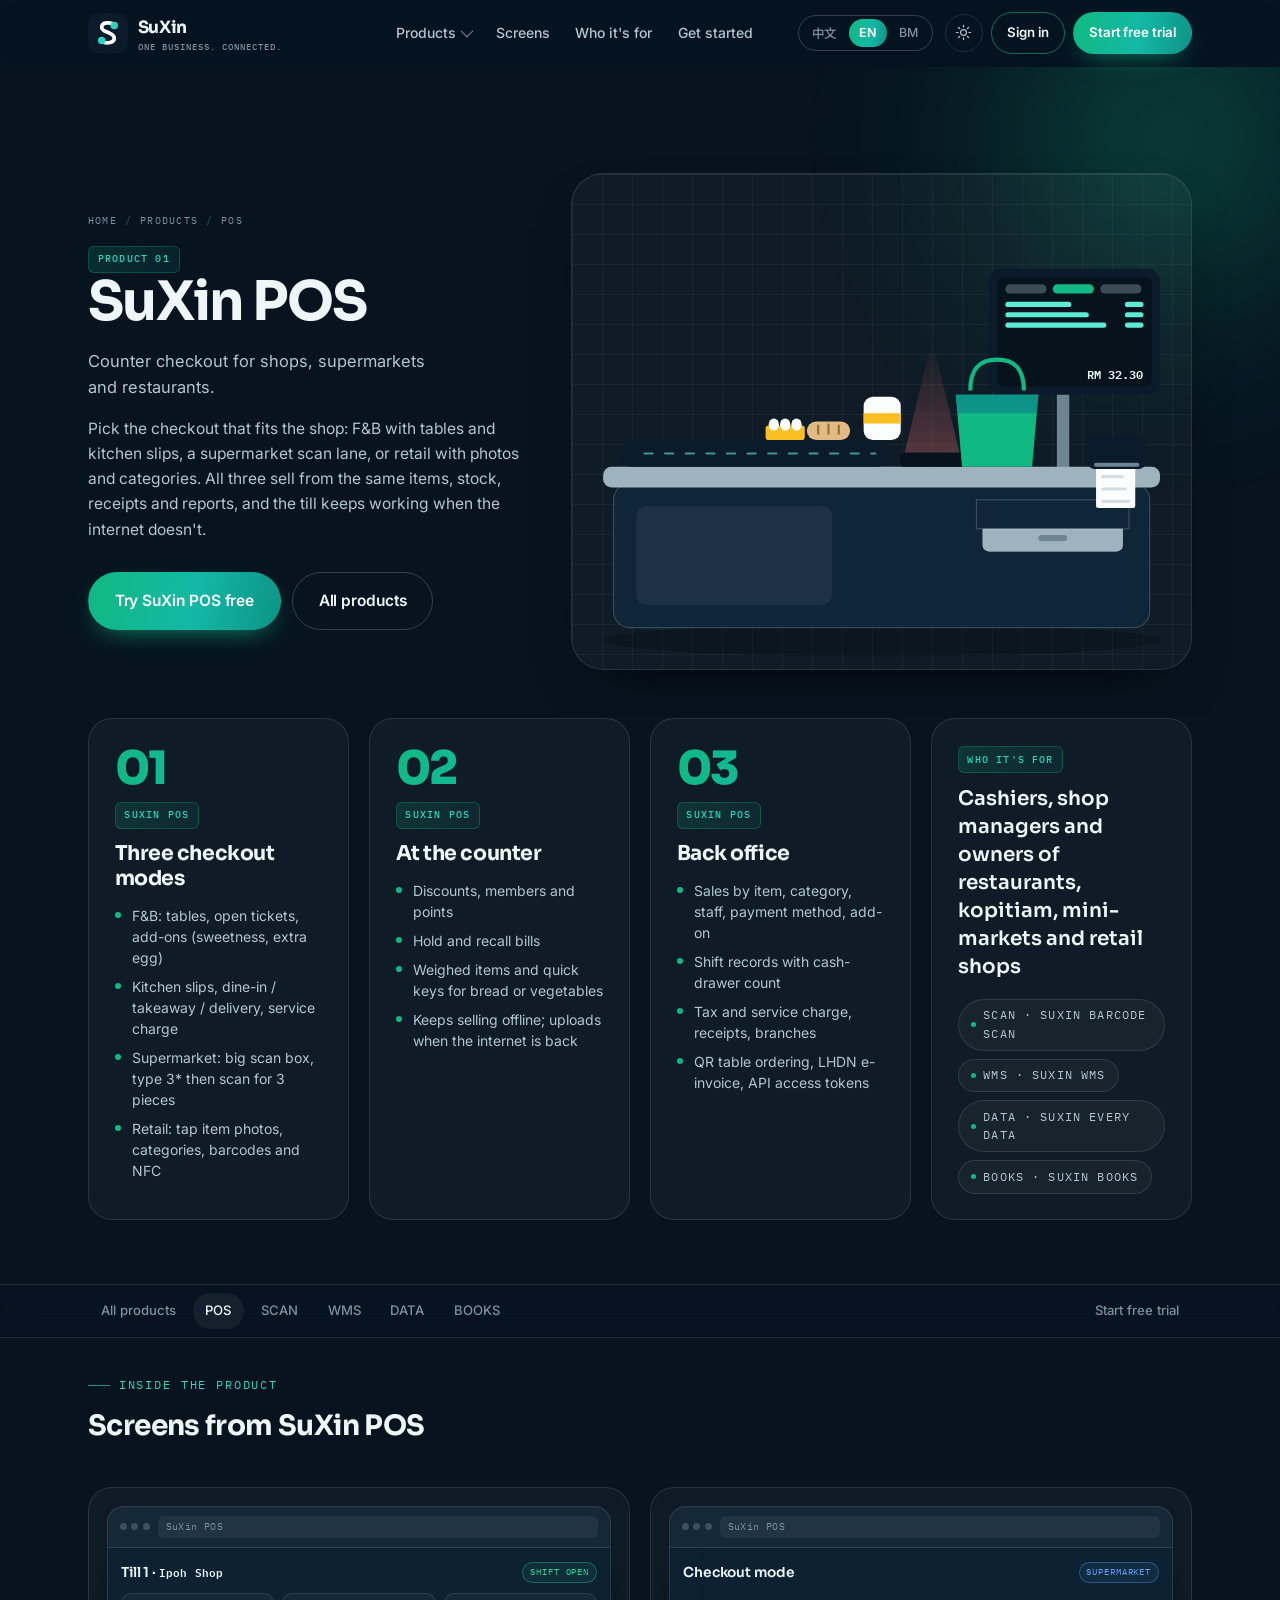
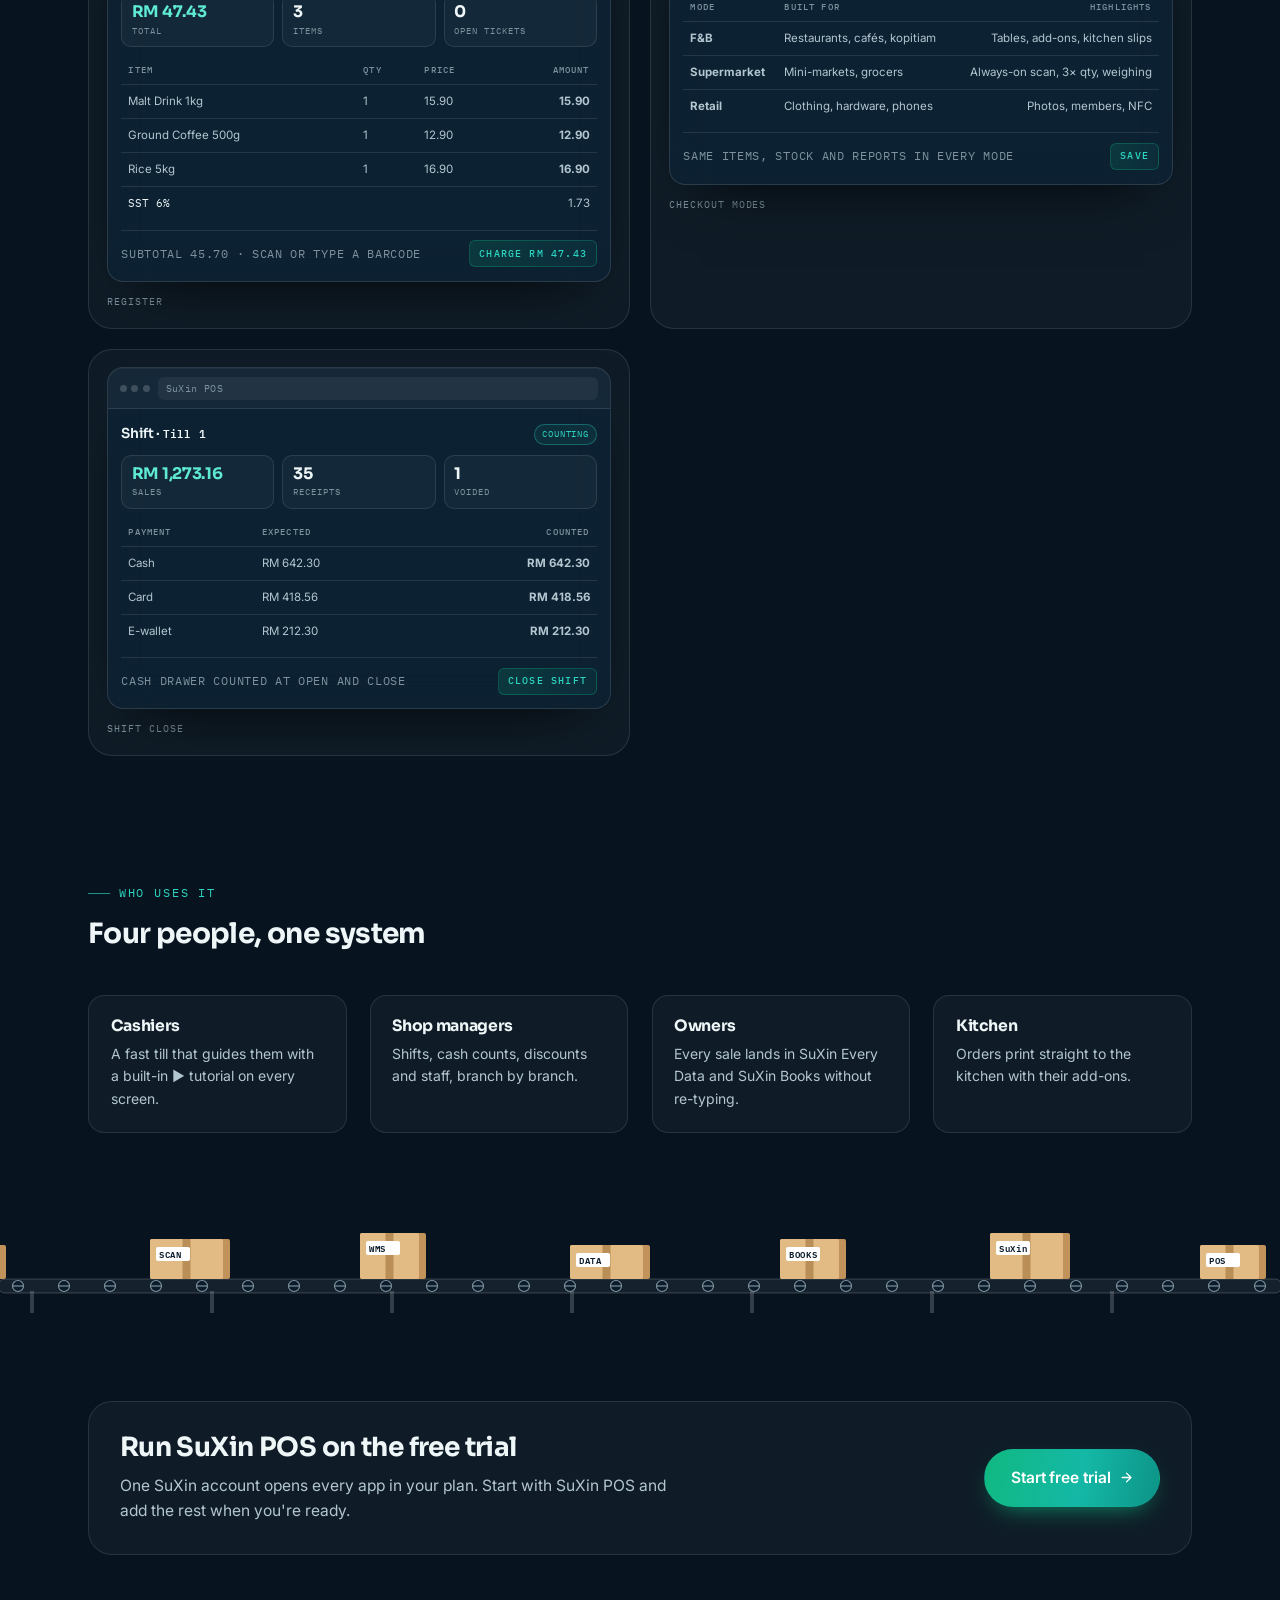
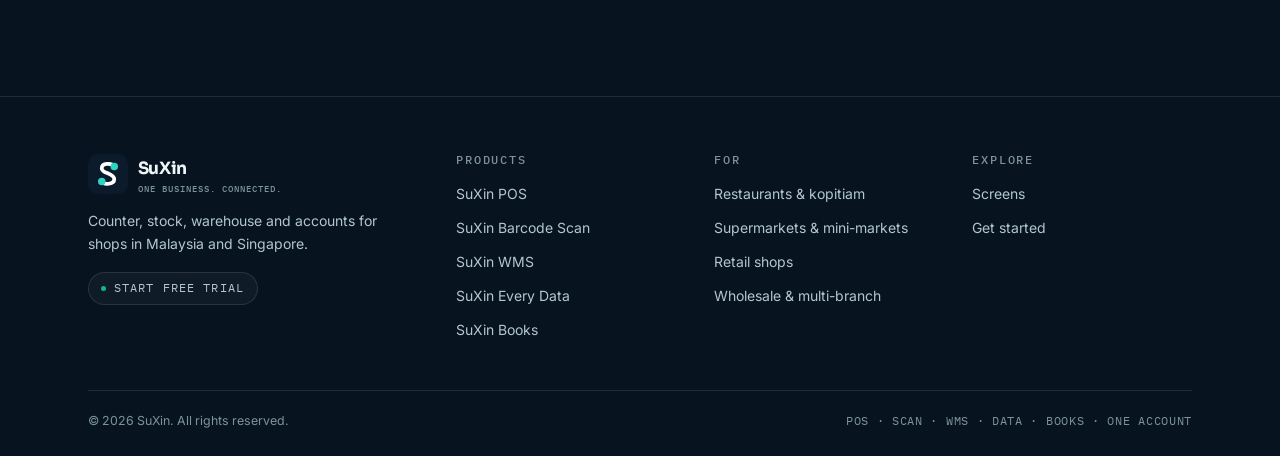
<file: products/pos/index.html>
<!DOCTYPE html>
<html lang="en">
<head>
<meta charset="utf-8"/>
<meta name="viewport" content="width=device-width, initial-scale=1"/>
<title>SuXin POS — Counter checkout for shops, supermarkets and restaurants. | SuXin</title>
<meta name="description" content="Counter checkout for shops, supermarkets and restaurants."/>
<meta name="theme-color" content="#0B1B2B"/>
<meta property="og:type" content="website"/>
<meta property="og:site_name" content="SuXin"/>
<meta property="og:title" content="SuXin POS"/>
<meta property="og:description" content="Counter checkout for shops, supermarkets and restaurants."/>
<meta property="og:image" content="../../assets/img/og-image.png"/>
<link rel="icon" type="image/svg+xml" href="../../assets/brand/suxin-mark.svg"/>
<link rel="apple-touch-icon" href="../../assets/brand/icon-192.png"/>
<link rel="preconnect" href="https://fonts.googleapis.com"/>
<link rel="preconnect" href="https://fonts.gstatic.com" crossorigin="anonymous"/>
<link rel="stylesheet" href="https://fonts.googleapis.com/css2?family=Sora:wght@400;500;600;700;800&amp;family=Inter:wght@400;500;600;700&amp;family=IBM+Plex+Mono:wght@400;500;600&amp;family=Noto+Sans+SC:wght@400;500;700&amp;display=swap"/>
<link rel="stylesheet" href="../../assets/site.css?v=a7d32435"/>
<link rel="stylesheet" href="../../assets/suxin.css?v=ca04127d"/>
<link rel="stylesheet" href="../../assets/warehouse.css?v=7db0f1a3"/>
<link rel="stylesheet" href="../../assets/product-scenes.css?v=145aede7"/>
<script>
  try { var t = localStorage.getItem('suxin-theme'); if (t === 'light') document.documentElement.setAttribute('data-theme', 'light'); } catch (e) {}
  document.documentElement.classList.add('js');
</script>
</head>
<body>
<!-- Generated by scripts/build_products.py; edit there, not here. -->
<div class="site">
<a href="#main" class="skip">Skip to content</a>

<header class="nav">
  <div class="wrap nav-in">
    <a class="brand" aria-label="SuXin home" href="../../#top"><img src="../../assets/brand/suxin-mark.svg" alt="" width="40" height="40"/><span>SuXin<small>One Business. Connected.</small></span></a>
    <nav class="nav-links" aria-label="Primary">
      <div class="mega-wrap">
        <button type="button" class="navlink has-mega" aria-expanded="false" aria-controls="mega">Products <i class="caret" aria-hidden="true"></i></button>
        <div class="mega" id="mega">
          <div class="mega-grid">
            <a class="mega-item" href="../../products/pos/" aria-current="page"><span class="tag">POS</span><span><b>SuXin POS</b><span>Counter checkout for retail, supermarkets and F&amp;B.</span></span></a>
            <a class="mega-item" href="../../products/barcode-scan/"><span class="tag">SCAN</span><span><b>SuXin Barcode Scan</b><span>Stock-take with a phone or a computer.</span></span></a>
            <a class="mega-item" href="../../products/wms/"><span class="tag">WMS</span><span><b>SuXin WMS</b><span>Receiving, transfers, purchase orders, costing.</span></span></a>
            <a class="mega-item" href="../../products/every-data/"><span class="tag">DATA</span><span><b>SuXin Every Data</b><span>The owner's view: sales, stock, reports, staff.</span></span></a>
            <a class="mega-item" href="../../products/books/"><span class="tag">BOOKS</span><span><b>SuXin Books</b><span>MyInvois e-invoices, bookkeeping, P&amp;L.</span></span></a>
          </div>
          <div class="mega-foot"><span class="mono dim">One account for every app</span><a href="../../#products">See all products →</a></div>
        </div>
      </div>
      <a href="../../#screens">Screens</a>
      <a href="../../#built-for">Who it's for</a>
      <a href="../../#start">Get started</a>
    </nav>
    <div class="nav-right">
      <div class="lang-switch" role="group" aria-label="Language"><button type="button" data-lang="zh" lang="zh-Hans">中文</button><button type="button" data-lang="en" lang="en">EN</button><button type="button" data-lang="ms" lang="ms">BM</button></div>
      <button type="button" class="icon-btn theme-btn" aria-label="Switch colour theme" title="Switch colour theme">
        <svg viewBox="0 0 24 24" fill="none" stroke="currentColor" stroke-width="1.7" aria-hidden="true" class="i-sun"><circle cx="12" cy="12" r="4.2"></circle><path d="M12 2v2.4M12 19.6V22M2 12h2.4M19.6 12H22M4.9 4.9l1.7 1.7M17.4 17.4l1.7 1.7M19.1 4.9l-1.7 1.7M6.6 17.4l-1.7 1.7" stroke-linecap="round"></path></svg>
        <svg viewBox="0 0 24 24" fill="none" stroke="currentColor" stroke-width="1.7" aria-hidden="true" class="i-moon"><path d="M20 14.2A8.4 8.4 0 1 1 9.8 4a6.9 6.9 0 0 0 10.2 10.2Z" stroke-linejoin="round"></path></svg>
      </button>
      <a class="btn btn-ghost btn-sm signin-btn" href="../../#start" data-link="signin">Sign in</a>
      <a class="btn btn-primary btn-sm" href="../../#start">Start free trial</a>
      <button type="button" class="icon-btn burger" aria-label="Open menu" aria-expanded="false" aria-controls="drawer">
        <svg viewBox="0 0 24 24" fill="none" stroke="currentColor" stroke-width="1.8" aria-hidden="true"><path d="M4 7h16M4 12h16M4 17h16" stroke-linecap="round"></path></svg>
      </button>
    </div>
  </div>
</header>

<div class="drawer" id="drawer">
  <nav aria-label="Mobile menu">
    <span class="dlabel">Products</span>
    <a class="sub" href="../../products/pos/" aria-current="page">SuXin POS — Counter</a>
    <a class="sub" href="../../products/barcode-scan/">SuXin Barcode Scan — Stock-take</a>
    <a class="sub" href="../../products/wms/">SuXin WMS — Warehouse</a>
    <a class="sub" href="../../products/every-data/">SuXin Every Data — Owner's view</a>
    <a class="sub" href="../../products/books/">SuXin Books — Accounts</a>
    <span class="dlabel">Explore</span>
    <a href="../../#screens">Screens</a>
    <a href="../../#built-for">Who it's for</a>
    <a href="../../#start">Get started</a>
  </nav>
  <div class="drawer-lang"><div class="lang-switch" role="group" aria-label="Language"><button type="button" data-lang="zh" lang="zh-Hans">中文</button><button type="button" data-lang="en" lang="en">EN</button><button type="button" data-lang="ms" lang="ms">BM</button></div></div>
  <a class="btn btn-ghost btn-block btn-lg drawer-signin" href="../../#start" data-link="signin">Sign in</a>
  <a class="btn btn-primary btn-block btn-lg" href="../../#start">Start free trial</a>
</div>

<main id="main">
<div class="page-in" id="top">

<section class="pstory" data-scene="pos" data-steps="5" aria-label="SuXin POS">
  <div class="pstory-stage">
    <span class="glow ora" style="width:460px;height:460px;top:-160px;right:-120px"></span>
    <div class="wrap pstory-grid">
      <div class="pstory-copy">
        <nav class="crumbs" aria-label="Breadcrumb"><a href="../../">Home</a><span>/</span><a href="../../#products">Products</a><span>/</span><span aria-current="page">POS</span></nav>
        <span class="badge mt-4">Product 01</span>
        <h1 class="h1 mt-4">SuXin POS</h1>
        <p class="lead">Counter checkout for shops, supermarkets and restaurants.</p>
        <p class="muted mt-4 max-w-[56ch] pstory-body">Pick the checkout that fits the shop: F&amp;B with tables and kitchen slips, a supermarket scan lane, or retail with photos and categories. All three sell from the same items, stock, receipts and reports, and the till keeps working when the internet doesn't.</p>
        <div class="hero-cta mt-[1.5rem]">
          <a class="btn btn-primary btn-lg" href="../../#start">Try SuXin POS free</a>
          <a class="btn btn-ghost btn-lg" href="../../#products">All products</a>
        </div>
      </div>
      <div class="pstory-scene"></div>
    </div>
  </div>
</section>

<section class="sec-tight pt-0">
  <div class="wrap">
    <div class="grid pfeats">
      <div class="card pfeat">
        <span class="story-num" aria-hidden="true">01</span>
        <span class="badge">SuXin POS</span>
        <h2 class="h3">Three checkout modes</h2>
        <ul class="story-list"><li>F&amp;B: tables, open tickets, add-ons (sweetness, extra egg)</li><li>Kitchen slips, dine-in / takeaway / delivery, service charge</li><li>Supermarket: big scan box, type 3* then scan for 3 pieces</li><li>Retail: tap item photos, categories, barcodes and NFC</li></ul>
      </div>
      <div class="card pfeat">
        <span class="story-num" aria-hidden="true">02</span>
        <span class="badge">SuXin POS</span>
        <h2 class="h3">At the counter</h2>
        <ul class="story-list"><li>Discounts, members and points</li><li>Hold and recall bills</li><li>Weighed items and quick keys for bread or vegetables</li><li>Keeps selling offline; uploads when the internet is back</li></ul>
      </div>
      <div class="card pfeat">
        <span class="story-num" aria-hidden="true">03</span>
        <span class="badge">SuXin POS</span>
        <h2 class="h3">Back office</h2>
        <ul class="story-list"><li>Sales by item, category, staff, payment method, add-on</li><li>Shift records with cash-drawer count</li><li>Tax and service charge, receipts, branches</li><li>QR table ordering, LHDN e-invoice, API access tokens</li></ul>
      </div>
      <div class="card pfeat">
        <span class="badge">Who it's for</span>
        <p class="story-who">Cashiers, shop managers and owners of restaurants, kopitiam, mini-markets and retail shops</p>
        <div class="chips mt-[1.1rem]"><a class="chip" href="../../products/barcode-scan/"><i class="dot"></i>SCAN · SuXin Barcode Scan</a><a class="chip" href="../../products/wms/"><i class="dot"></i>WMS · SuXin WMS</a><a class="chip" href="../../products/every-data/"><i class="dot"></i>DATA · SuXin Every Data</a><a class="chip" href="../../products/books/"><i class="dot"></i>BOOKS · SuXin Books</a></div>
      </div>
    </div>
  </div>
</section>

<div class="subnav">
  <div class="wrap subnav-in">
    <a href="../../#products">All products</a><a href="../../products/pos/" aria-current="page">POS</a><a href="../../products/barcode-scan/">SCAN</a><a href="../../products/wms/">WMS</a><a href="../../products/every-data/">DATA</a><a href="../../products/books/">BOOKS</a>
    <a class="ml-auto" href="../../#start">Start free trial</a>
  </div>
</div>

<section class="sec-tight pt-0">
  <div class="wrap">
    <div class="sec-head rv"><span class="eyebrow">Inside the product</span><h2 class="h2 text-[1.75rem]">Screens from SuXin POS</h2></div>
    <div class="grid shots"><figure class="card shot rv"><div class="mock"><div class="mock-bar"><span class="dots"><i></i><i></i><i></i></span><span class="url">SuXin POS</span></div><div class="mock-body"><div class="mock-row"><span class="mock-h">Till 1 · <span class="code">Ipoh Shop</span></span><span class="st ok">Shift open</span></div><div class="kpis"><div class="kpi gold"><b>RM 47.43</b><span>Total</span></div><div class="kpi"><b>3</b><span>Items</span></div><div class="kpi"><b>0</b><span>Open tickets</span></div></div><table class="tbl"><thead><tr><th>Item</th><th>Qty</th><th>Price</th><th class="text-right">Amount</th></tr></thead><tbody><tr><td>Malt Drink 1kg</td><td>1</td><td>15.90</td><td class="text-right"><b>15.90</b></td></tr><tr><td>Ground Coffee 500g</td><td>1</td><td>12.90</td><td class="text-right"><b>12.90</b></td></tr><tr><td>Rice 5kg</td><td>1</td><td>16.90</td><td class="text-right"><b>16.90</b></td></tr><tr><td><span class="sk">SST 6%</span></td><td></td><td></td><td class="text-right">1.73</td></tr></tbody></table><div class="mock-row border-t border-(--line) pt-[0.6rem]"><span class="mono dim">Subtotal 45.70 · scan or type a barcode</span><span class="badge">Charge RM 47.43</span></div></div></div><figcaption class="car-cap">Register</figcaption></figure><figure class="card shot rv"><div class="mock"><div class="mock-bar"><span class="dots"><i></i><i></i><i></i></span><span class="url">SuXin POS</span></div><div class="mock-body"><div class="mock-row"><span class="mock-h">Checkout mode</span><span class="st info">Supermarket</span></div><table class="tbl"><thead><tr><th>Mode</th><th>Built for</th><th class="text-right">Highlights</th></tr></thead><tbody><tr><td><b>F&amp;B</b></td><td>Restaurants, cafés, kopitiam</td><td class="text-right">Tables, add-ons, kitchen slips</td></tr><tr><td><b>Supermarket</b></td><td>Mini-markets, grocers</td><td class="text-right">Always-on scan, 3× qty, weighing</td></tr><tr><td><b>Retail</b></td><td>Clothing, hardware, phones</td><td class="text-right">Photos, members, NFC</td></tr></tbody></table><div class="mock-row border-t border-(--line) pt-[0.6rem]"><span class="mono dim">Same items, stock and reports in every mode</span><span class="badge">Save</span></div></div></div><figcaption class="car-cap">Checkout modes</figcaption></figure><figure class="card shot rv"><div class="mock"><div class="mock-bar"><span class="dots"><i></i><i></i><i></i></span><span class="url">SuXin POS</span></div><div class="mock-body"><div class="mock-row"><span class="mock-h">Shift · <span class="code">Till 1</span></span><span class="st warn">Counting</span></div><div class="kpis"><div class="kpi gold"><b>RM 1,273.16</b><span>Sales</span></div><div class="kpi"><b>35</b><span>Receipts</span></div><div class="kpi"><b>1</b><span>Voided</span></div></div><table class="tbl"><thead><tr><th>Payment</th><th>Expected</th><th class="text-right">Counted</th></tr></thead><tbody><tr><td>Cash</td><td>RM 642.30</td><td class="text-right"><b>RM 642.30</b></td></tr><tr><td>Card</td><td>RM 418.56</td><td class="text-right"><b>RM 418.56</b></td></tr><tr><td>E-wallet</td><td>RM 212.30</td><td class="text-right"><b>RM 212.30</b></td></tr></tbody></table><div class="mock-row border-t border-(--line) pt-[0.6rem]"><span class="mono dim">Cash drawer counted at open and close</span><span class="badge">Close shift</span></div></div></div><figcaption class="car-cap">Shift close</figcaption></figure></div>
  </div>
</section>

<section class="sec-tight">
  <div class="wrap">
    <div class="sec-head rv"><span class="eyebrow">Who uses it</span><h2 class="h2 text-[1.75rem]">Four people, one system</h2></div>
    <div class="grid g4"><div class="fbox rv"><h4>Cashiers</h4><p class="text-(length:--fs-sm) text-(color:--tx-2)">A fast till that guides them with a built-in ▶ tutorial on every screen.</p></div><div class="fbox rv d1"><h4>Shop managers</h4><p class="text-(length:--fs-sm) text-(color:--tx-2)">Shifts, cash counts, discounts and staff, branch by branch.</p></div><div class="fbox rv d2"><h4>Owners</h4><p class="text-(length:--fs-sm) text-(color:--tx-2)">Every sale lands in SuXin Every Data and SuXin Books without re-typing.</p></div><div class="fbox rv d3"><h4>Kitchen</h4><p class="text-(length:--fs-sm) text-(color:--tx-2)">Orders print straight to the kitchen with their add-ons.</p></div></div>
  </div>
</section>

<div class="belt" aria-hidden="true"></div>

<section class="sec-tight">
  <div class="wrap">
    <div class="card card-pad-lg rv grid grid-cols-[minmax(0,1.2fr)_auto] items-center gap-[1.75rem] max-[860px]:grid-cols-1">
      <div>
        <h2 class="h2 text-[1.65rem]">Run SuXin POS on the free trial</h2>
        <p class="muted mt-[0.7rem] max-w-[56ch]">One SuXin account opens every app in your plan. Start with SuXin POS and add the rest when you're ready.</p>
      </div>
      <div class="band-cta"><a class="btn btn-primary btn-lg" href="../../#start">Start free trial <svg viewBox="0 0 24 24" fill="none" stroke="currentColor" stroke-width="2.2" aria-hidden="true"><path d="M5 12h13M12 5l7 7-7 7" stroke-linecap="round" stroke-linejoin="round"></path></svg></a></div>
    </div>
  </div>
</section>

</div>
</main>

<footer class="foot">
  <div class="wrap">
    <div class="foot-grid">
      <div>
        <a class="brand mb-4" aria-label="SuXin home" href="../../#top"><img src="../../assets/brand/suxin-mark.svg" alt="" width="40" height="40"/><span>SuXin<small>One Business. Connected.</small></span></a>
        <p class="muted max-w-[34ch] text-(length:--fs-sm)">Counter, stock, warehouse and accounts for shops in Malaysia and Singapore.</p>
        <div class="chips mt-4"><a class="chip" href="../../#start"><i class="dot"></i>Start free trial</a></div>
      </div>
      <div><h4>Products</h4>
        <ul>
          <li><a href="../../products/pos/">SuXin POS</a></li>
          <li><a href="../../products/barcode-scan/">SuXin Barcode Scan</a></li>
          <li><a href="../../products/wms/">SuXin WMS</a></li>
          <li><a href="../../products/every-data/">SuXin Every Data</a></li>
          <li><a href="../../products/books/">SuXin Books</a></li>
        </ul>
      </div>
      <div><h4>For</h4>
        <ul>
          <li><a href="../../#built-for">Restaurants &amp; kopitiam</a></li>
          <li><a href="../../#built-for">Supermarkets &amp; mini-markets</a></li>
          <li><a href="../../#built-for">Retail shops</a></li>
          <li><a href="../../#built-for">Wholesale &amp; multi-branch</a></li>
        </ul>
      </div>
      <div><h4>Explore</h4>
        <ul>
          <li><a href="../../#screens">Screens</a></li>
          <li><a href="../../#start">Get started</a></li>
        </ul>
      </div>
    </div>
    <div class="foot-bot"><span>© <span data-year>2026</span> SuXin. All rights reserved.</span><span class="mono">POS · SCAN · WMS · DATA · BOOKS · one account</span></div>
  </div>
</footer>
</div>
<script src="../../assets/i18n.js?v=4875a974" defer></script>
<script src="../../assets/site.js?v=95e946aa" defer></script>
<script src="../../assets/warehouse.js?v=5d2173c6" defer></script>
<script src="../../assets/product-scenes.js?v=34e75564" defer></script>
</body>
</html>
</file>
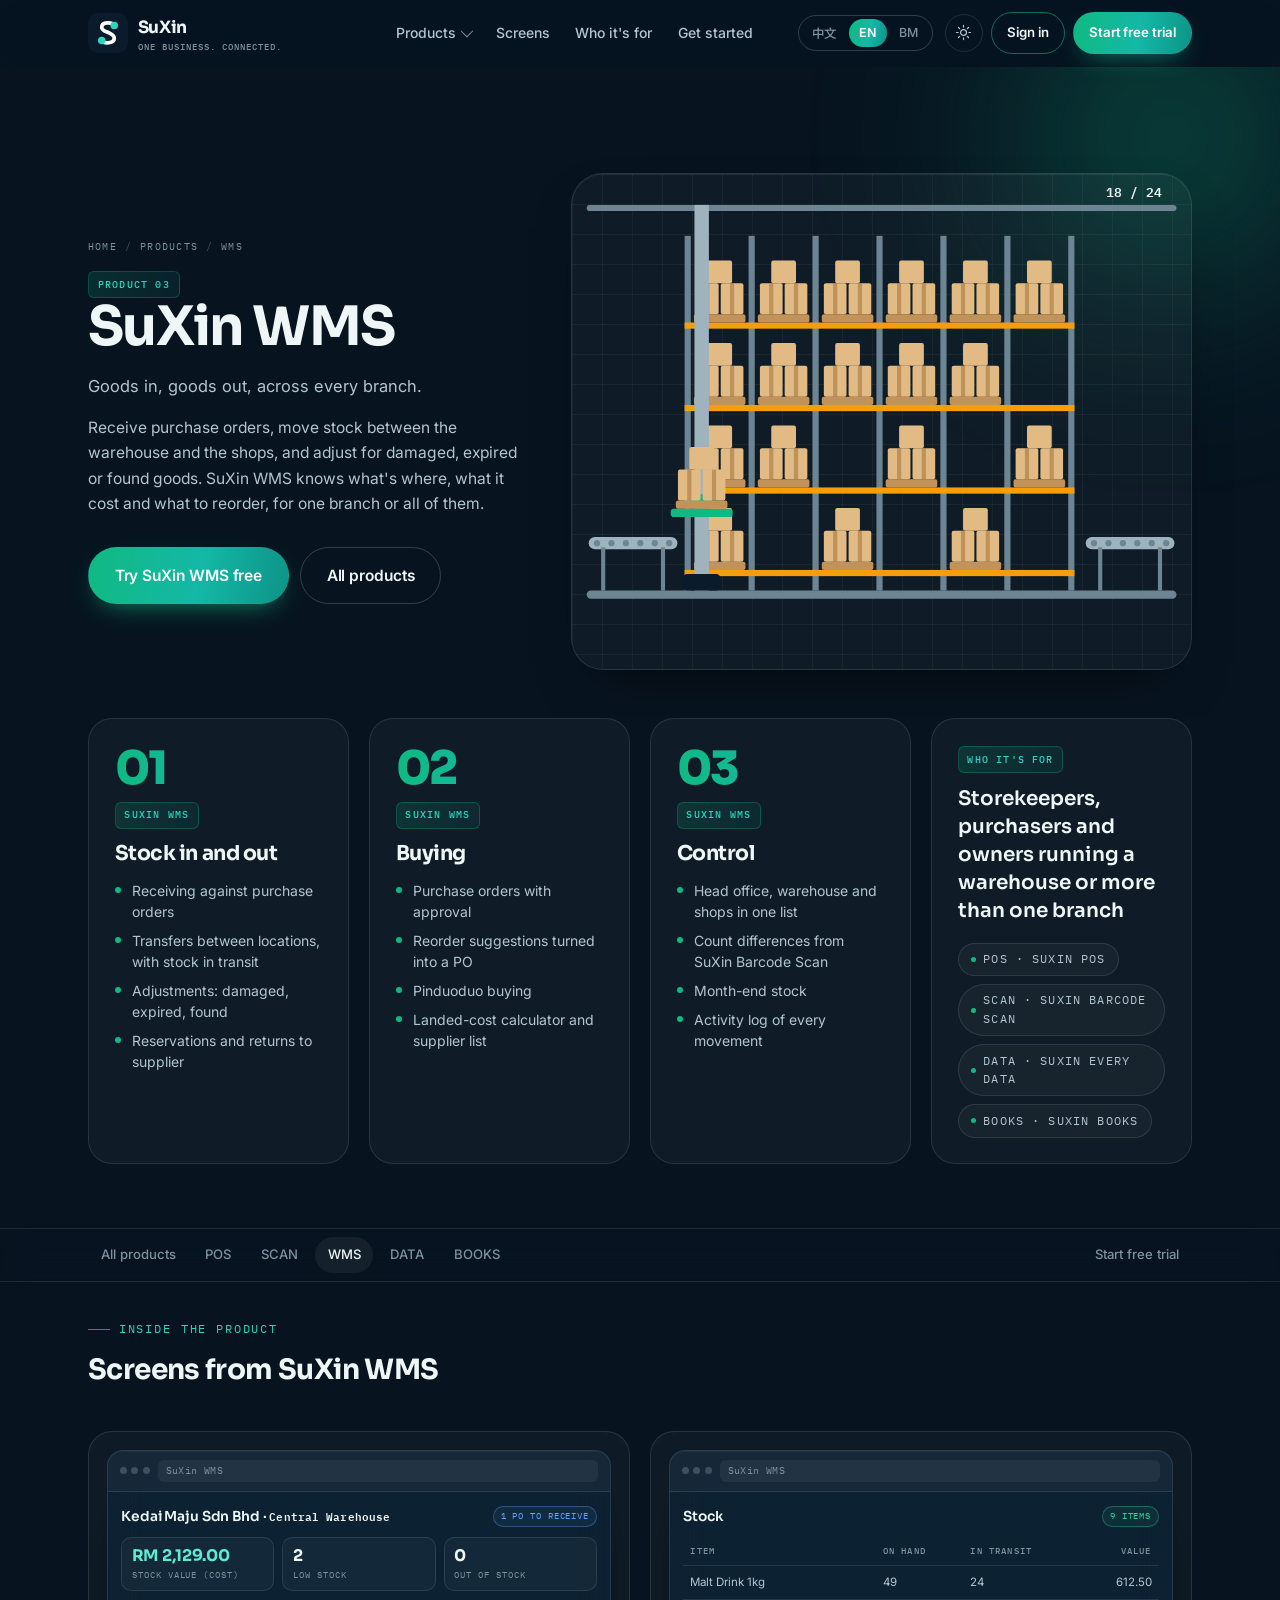
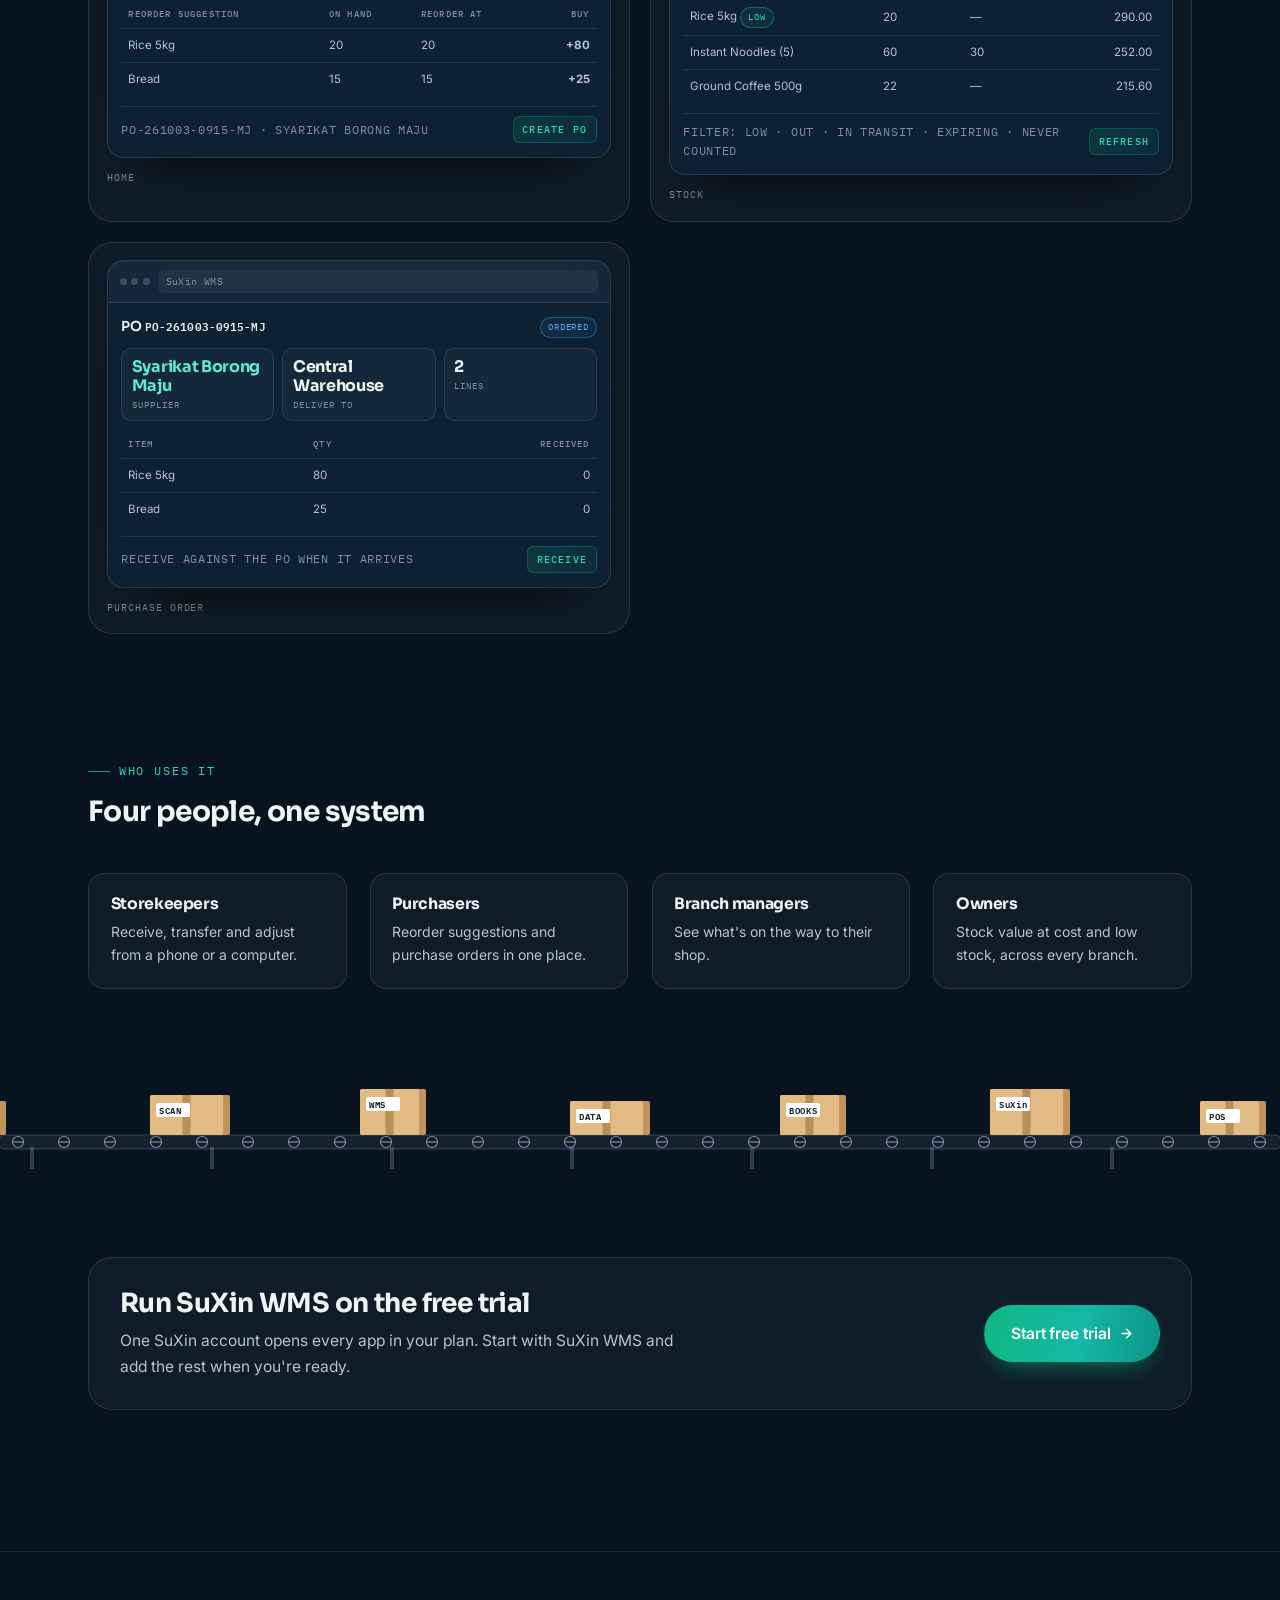
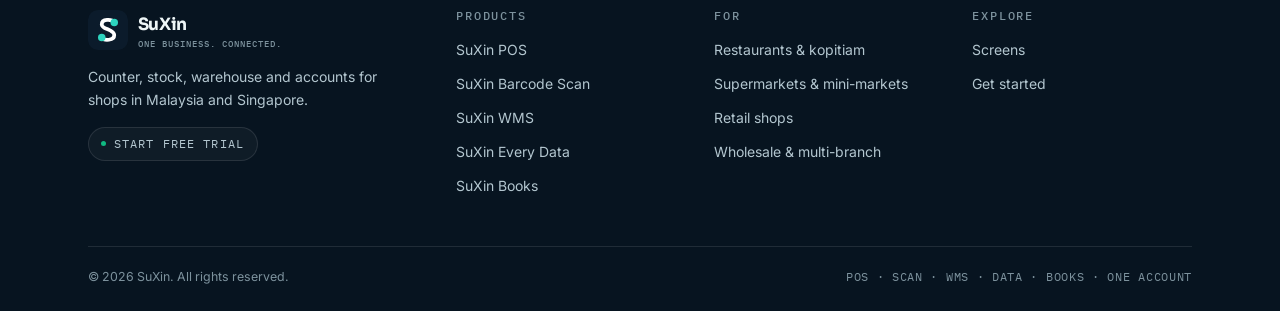
<file: products/wms/index.html>
<!DOCTYPE html>
<html lang="en">
<head>
<meta charset="utf-8"/>
<meta name="viewport" content="width=device-width, initial-scale=1"/>
<title>SuXin WMS — Goods in, goods out, across every branch. | SuXin</title>
<meta name="description" content="Goods in, goods out, across every branch."/>
<meta name="theme-color" content="#0B1B2B"/>
<meta property="og:type" content="website"/>
<meta property="og:site_name" content="SuXin"/>
<meta property="og:title" content="SuXin WMS"/>
<meta property="og:description" content="Goods in, goods out, across every branch."/>
<meta property="og:image" content="../../assets/img/og-image.png"/>
<link rel="icon" type="image/svg+xml" href="../../assets/brand/suxin-mark.svg"/>
<link rel="apple-touch-icon" href="../../assets/brand/icon-192.png"/>
<link rel="preconnect" href="https://fonts.googleapis.com"/>
<link rel="preconnect" href="https://fonts.gstatic.com" crossorigin="anonymous"/>
<link rel="stylesheet" href="https://fonts.googleapis.com/css2?family=Sora:wght@400;500;600;700;800&amp;family=Inter:wght@400;500;600;700&amp;family=IBM+Plex+Mono:wght@400;500;600&amp;family=Noto+Sans+SC:wght@400;500;700&amp;display=swap"/>
<link rel="stylesheet" href="../../assets/site.css?v=a7d32435"/>
<link rel="stylesheet" href="../../assets/suxin.css?v=ca04127d"/>
<link rel="stylesheet" href="../../assets/warehouse.css?v=7db0f1a3"/>
<link rel="stylesheet" href="../../assets/product-scenes.css?v=145aede7"/>
<script>
  try { var t = localStorage.getItem('suxin-theme'); if (t === 'light') document.documentElement.setAttribute('data-theme', 'light'); } catch (e) {}
  document.documentElement.classList.add('js');
</script>
</head>
<body>
<!-- Generated by scripts/build_products.py; edit there, not here. -->
<div class="site">
<a href="#main" class="skip">Skip to content</a>

<header class="nav">
  <div class="wrap nav-in">
    <a class="brand" aria-label="SuXin home" href="../../#top"><img src="../../assets/brand/suxin-mark.svg" alt="" width="40" height="40"/><span>SuXin<small>One Business. Connected.</small></span></a>
    <nav class="nav-links" aria-label="Primary">
      <div class="mega-wrap">
        <button type="button" class="navlink has-mega" aria-expanded="false" aria-controls="mega">Products <i class="caret" aria-hidden="true"></i></button>
        <div class="mega" id="mega">
          <div class="mega-grid">
            <a class="mega-item" href="../../products/pos/"><span class="tag">POS</span><span><b>SuXin POS</b><span>Counter checkout for retail, supermarkets and F&amp;B.</span></span></a>
            <a class="mega-item" href="../../products/barcode-scan/"><span class="tag">SCAN</span><span><b>SuXin Barcode Scan</b><span>Stock-take with a phone or a computer.</span></span></a>
            <a class="mega-item" href="../../products/wms/" aria-current="page"><span class="tag">WMS</span><span><b>SuXin WMS</b><span>Receiving, transfers, purchase orders, costing.</span></span></a>
            <a class="mega-item" href="../../products/every-data/"><span class="tag">DATA</span><span><b>SuXin Every Data</b><span>The owner's view: sales, stock, reports, staff.</span></span></a>
            <a class="mega-item" href="../../products/books/"><span class="tag">BOOKS</span><span><b>SuXin Books</b><span>MyInvois e-invoices, bookkeeping, P&amp;L.</span></span></a>
          </div>
          <div class="mega-foot"><span class="mono dim">One account for every app</span><a href="../../#products">See all products →</a></div>
        </div>
      </div>
      <a href="../../#screens">Screens</a>
      <a href="../../#built-for">Who it's for</a>
      <a href="../../#start">Get started</a>
    </nav>
    <div class="nav-right">
      <div class="lang-switch" role="group" aria-label="Language"><button type="button" data-lang="zh" lang="zh-Hans">中文</button><button type="button" data-lang="en" lang="en">EN</button><button type="button" data-lang="ms" lang="ms">BM</button></div>
      <button type="button" class="icon-btn theme-btn" aria-label="Switch colour theme" title="Switch colour theme">
        <svg viewBox="0 0 24 24" fill="none" stroke="currentColor" stroke-width="1.7" aria-hidden="true" class="i-sun"><circle cx="12" cy="12" r="4.2"></circle><path d="M12 2v2.4M12 19.6V22M2 12h2.4M19.6 12H22M4.9 4.9l1.7 1.7M17.4 17.4l1.7 1.7M19.1 4.9l-1.7 1.7M6.6 17.4l-1.7 1.7" stroke-linecap="round"></path></svg>
        <svg viewBox="0 0 24 24" fill="none" stroke="currentColor" stroke-width="1.7" aria-hidden="true" class="i-moon"><path d="M20 14.2A8.4 8.4 0 1 1 9.8 4a6.9 6.9 0 0 0 10.2 10.2Z" stroke-linejoin="round"></path></svg>
      </button>
      <a class="btn btn-ghost btn-sm signin-btn" href="../../#start" data-link="signin">Sign in</a>
      <a class="btn btn-primary btn-sm" href="../../#start">Start free trial</a>
      <button type="button" class="icon-btn burger" aria-label="Open menu" aria-expanded="false" aria-controls="drawer">
        <svg viewBox="0 0 24 24" fill="none" stroke="currentColor" stroke-width="1.8" aria-hidden="true"><path d="M4 7h16M4 12h16M4 17h16" stroke-linecap="round"></path></svg>
      </button>
    </div>
  </div>
</header>

<div class="drawer" id="drawer">
  <nav aria-label="Mobile menu">
    <span class="dlabel">Products</span>
    <a class="sub" href="../../products/pos/">SuXin POS — Counter</a>
    <a class="sub" href="../../products/barcode-scan/">SuXin Barcode Scan — Stock-take</a>
    <a class="sub" href="../../products/wms/" aria-current="page">SuXin WMS — Warehouse</a>
    <a class="sub" href="../../products/every-data/">SuXin Every Data — Owner's view</a>
    <a class="sub" href="../../products/books/">SuXin Books — Accounts</a>
    <span class="dlabel">Explore</span>
    <a href="../../#screens">Screens</a>
    <a href="../../#built-for">Who it's for</a>
    <a href="../../#start">Get started</a>
  </nav>
  <div class="drawer-lang"><div class="lang-switch" role="group" aria-label="Language"><button type="button" data-lang="zh" lang="zh-Hans">中文</button><button type="button" data-lang="en" lang="en">EN</button><button type="button" data-lang="ms" lang="ms">BM</button></div></div>
  <a class="btn btn-ghost btn-block btn-lg drawer-signin" href="../../#start" data-link="signin">Sign in</a>
  <a class="btn btn-primary btn-block btn-lg" href="../../#start">Start free trial</a>
</div>

<main id="main">
<div class="page-in" id="top">

<section class="pstory" data-scene="wms" data-steps="5" aria-label="SuXin WMS">
  <div class="pstory-stage">
    <span class="glow ora" style="width:460px;height:460px;top:-160px;right:-120px"></span>
    <div class="wrap pstory-grid">
      <div class="pstory-copy">
        <nav class="crumbs" aria-label="Breadcrumb"><a href="../../">Home</a><span>/</span><a href="../../#products">Products</a><span>/</span><span aria-current="page">WMS</span></nav>
        <span class="badge mt-4">Product 03</span>
        <h1 class="h1 mt-4">SuXin WMS</h1>
        <p class="lead">Goods in, goods out, across every branch.</p>
        <p class="muted mt-4 max-w-[56ch] pstory-body">Receive purchase orders, move stock between the warehouse and the shops, and adjust for damaged, expired or found goods. SuXin WMS knows what's where, what it cost and what to reorder, for one branch or all of them.</p>
        <div class="hero-cta mt-[1.5rem]">
          <a class="btn btn-primary btn-lg" href="../../#start">Try SuXin WMS free</a>
          <a class="btn btn-ghost btn-lg" href="../../#products">All products</a>
        </div>
      </div>
      <div class="pstory-scene"></div>
    </div>
  </div>
</section>

<section class="sec-tight pt-0">
  <div class="wrap">
    <div class="grid pfeats">
      <div class="card pfeat">
        <span class="story-num" aria-hidden="true">01</span>
        <span class="badge">SuXin WMS</span>
        <h2 class="h3">Stock in and out</h2>
        <ul class="story-list"><li>Receiving against purchase orders</li><li>Transfers between locations, with stock in transit</li><li>Adjustments: damaged, expired, found</li><li>Reservations and returns to supplier</li></ul>
      </div>
      <div class="card pfeat">
        <span class="story-num" aria-hidden="true">02</span>
        <span class="badge">SuXin WMS</span>
        <h2 class="h3">Buying</h2>
        <ul class="story-list"><li>Purchase orders with approval</li><li>Reorder suggestions turned into a PO</li><li>Pinduoduo buying</li><li>Landed-cost calculator and supplier list</li></ul>
      </div>
      <div class="card pfeat">
        <span class="story-num" aria-hidden="true">03</span>
        <span class="badge">SuXin WMS</span>
        <h2 class="h3">Control</h2>
        <ul class="story-list"><li>Head office, warehouse and shops in one list</li><li>Count differences from SuXin Barcode Scan</li><li>Month-end stock</li><li>Activity log of every movement</li></ul>
      </div>
      <div class="card pfeat">
        <span class="badge">Who it's for</span>
        <p class="story-who">Storekeepers, purchasers and owners running a warehouse or more than one branch</p>
        <div class="chips mt-[1.1rem]"><a class="chip" href="../../products/pos/"><i class="dot"></i>POS · SuXin POS</a><a class="chip" href="../../products/barcode-scan/"><i class="dot"></i>SCAN · SuXin Barcode Scan</a><a class="chip" href="../../products/every-data/"><i class="dot"></i>DATA · SuXin Every Data</a><a class="chip" href="../../products/books/"><i class="dot"></i>BOOKS · SuXin Books</a></div>
      </div>
    </div>
  </div>
</section>

<div class="subnav">
  <div class="wrap subnav-in">
    <a href="../../#products">All products</a><a href="../../products/pos/">POS</a><a href="../../products/barcode-scan/">SCAN</a><a href="../../products/wms/" aria-current="page">WMS</a><a href="../../products/every-data/">DATA</a><a href="../../products/books/">BOOKS</a>
    <a class="ml-auto" href="../../#start">Start free trial</a>
  </div>
</div>

<section class="sec-tight pt-0">
  <div class="wrap">
    <div class="sec-head rv"><span class="eyebrow">Inside the product</span><h2 class="h2 text-[1.75rem]">Screens from SuXin WMS</h2></div>
    <div class="grid shots"><figure class="card shot rv"><div class="mock"><div class="mock-bar"><span class="dots"><i></i><i></i><i></i></span><span class="url">SuXin WMS</span></div><div class="mock-body"><div class="mock-row"><span class="mock-h">Kedai Maju Sdn Bhd · <span class="code">Central Warehouse</span></span><span class="st info">1 PO to receive</span></div><div class="kpis"><div class="kpi gold"><b>RM 2,129.00</b><span>Stock value (cost)</span></div><div class="kpi"><b>2</b><span>Low stock</span></div><div class="kpi"><b>0</b><span>Out of stock</span></div></div><table class="tbl"><thead><tr><th>Reorder suggestion</th><th>On hand</th><th>Reorder at</th><th class="text-right">Buy</th></tr></thead><tbody><tr><td>Rice 5kg</td><td>20</td><td>20</td><td class="text-right"><b>+80</b></td></tr><tr><td>Bread</td><td>15</td><td>15</td><td class="text-right"><b>+25</b></td></tr></tbody></table><div class="mock-row border-t border-(--line) pt-[0.6rem]"><span class="mono dim">PO-261003-0915-MJ · Syarikat Borong Maju</span><span class="badge">Create PO</span></div></div></div><figcaption class="car-cap">Home</figcaption></figure><figure class="card shot rv"><div class="mock"><div class="mock-bar"><span class="dots"><i></i><i></i><i></i></span><span class="url">SuXin WMS</span></div><div class="mock-body"><div class="mock-row"><span class="mock-h">Stock</span><span class="st ok">9 items</span></div><table class="tbl"><thead><tr><th>Item</th><th>On hand</th><th>In transit</th><th class="text-right">Value</th></tr></thead><tbody><tr><td>Malt Drink 1kg</td><td>49</td><td>24</td><td class="text-right">612.50</td></tr><tr><td>Rice 5kg <span class="st warn">Low</span></td><td>20</td><td>—</td><td class="text-right">290.00</td></tr><tr><td>Instant Noodles (5)</td><td>60</td><td>30</td><td class="text-right">252.00</td></tr><tr><td>Ground Coffee 500g</td><td>22</td><td>—</td><td class="text-right">215.60</td></tr></tbody></table><div class="mock-row border-t border-(--line) pt-[0.6rem]"><span class="mono dim">Filter: low · out · in transit · expiring · never counted</span><span class="badge">Refresh</span></div></div></div><figcaption class="car-cap">Stock</figcaption></figure><figure class="card shot rv"><div class="mock"><div class="mock-bar"><span class="dots"><i></i><i></i><i></i></span><span class="url">SuXin WMS</span></div><div class="mock-body"><div class="mock-row"><span class="mock-h">PO <span class="code">PO-261003-0915-MJ</span></span><span class="st info">Ordered</span></div><div class="kpis"><div class="kpi gold"><b>Syarikat Borong Maju</b><span>Supplier</span></div><div class="kpi"><b>Central Warehouse</b><span>Deliver to</span></div><div class="kpi"><b>2</b><span>Lines</span></div></div><table class="tbl"><thead><tr><th>Item</th><th>Qty</th><th class="text-right">Received</th></tr></thead><tbody><tr><td>Rice 5kg</td><td>80</td><td class="text-right">0</td></tr><tr><td>Bread</td><td>25</td><td class="text-right">0</td></tr></tbody></table><div class="mock-row border-t border-(--line) pt-[0.6rem]"><span class="mono dim">Receive against the PO when it arrives</span><span class="badge">Receive</span></div></div></div><figcaption class="car-cap">Purchase order</figcaption></figure></div>
  </div>
</section>

<section class="sec-tight">
  <div class="wrap">
    <div class="sec-head rv"><span class="eyebrow">Who uses it</span><h2 class="h2 text-[1.75rem]">Four people, one system</h2></div>
    <div class="grid g4"><div class="fbox rv"><h4>Storekeepers</h4><p class="text-(length:--fs-sm) text-(color:--tx-2)">Receive, transfer and adjust from a phone or a computer.</p></div><div class="fbox rv d1"><h4>Purchasers</h4><p class="text-(length:--fs-sm) text-(color:--tx-2)">Reorder suggestions and purchase orders in one place.</p></div><div class="fbox rv d2"><h4>Branch managers</h4><p class="text-(length:--fs-sm) text-(color:--tx-2)">See what's on the way to their shop.</p></div><div class="fbox rv d3"><h4>Owners</h4><p class="text-(length:--fs-sm) text-(color:--tx-2)">Stock value at cost and low stock, across every branch.</p></div></div>
  </div>
</section>

<div class="belt" aria-hidden="true"></div>

<section class="sec-tight">
  <div class="wrap">
    <div class="card card-pad-lg rv grid grid-cols-[minmax(0,1.2fr)_auto] items-center gap-[1.75rem] max-[860px]:grid-cols-1">
      <div>
        <h2 class="h2 text-[1.65rem]">Run SuXin WMS on the free trial</h2>
        <p class="muted mt-[0.7rem] max-w-[56ch]">One SuXin account opens every app in your plan. Start with SuXin WMS and add the rest when you're ready.</p>
      </div>
      <div class="band-cta"><a class="btn btn-primary btn-lg" href="../../#start">Start free trial <svg viewBox="0 0 24 24" fill="none" stroke="currentColor" stroke-width="2.2" aria-hidden="true"><path d="M5 12h13M12 5l7 7-7 7" stroke-linecap="round" stroke-linejoin="round"></path></svg></a></div>
    </div>
  </div>
</section>

</div>
</main>

<footer class="foot">
  <div class="wrap">
    <div class="foot-grid">
      <div>
        <a class="brand mb-4" aria-label="SuXin home" href="../../#top"><img src="../../assets/brand/suxin-mark.svg" alt="" width="40" height="40"/><span>SuXin<small>One Business. Connected.</small></span></a>
        <p class="muted max-w-[34ch] text-(length:--fs-sm)">Counter, stock, warehouse and accounts for shops in Malaysia and Singapore.</p>
        <div class="chips mt-4"><a class="chip" href="../../#start"><i class="dot"></i>Start free trial</a></div>
      </div>
      <div><h4>Products</h4>
        <ul>
          <li><a href="../../products/pos/">SuXin POS</a></li>
          <li><a href="../../products/barcode-scan/">SuXin Barcode Scan</a></li>
          <li><a href="../../products/wms/">SuXin WMS</a></li>
          <li><a href="../../products/every-data/">SuXin Every Data</a></li>
          <li><a href="../../products/books/">SuXin Books</a></li>
        </ul>
      </div>
      <div><h4>For</h4>
        <ul>
          <li><a href="../../#built-for">Restaurants &amp; kopitiam</a></li>
          <li><a href="../../#built-for">Supermarkets &amp; mini-markets</a></li>
          <li><a href="../../#built-for">Retail shops</a></li>
          <li><a href="../../#built-for">Wholesale &amp; multi-branch</a></li>
        </ul>
      </div>
      <div><h4>Explore</h4>
        <ul>
          <li><a href="../../#screens">Screens</a></li>
          <li><a href="../../#start">Get started</a></li>
        </ul>
      </div>
    </div>
    <div class="foot-bot"><span>© <span data-year>2026</span> SuXin. All rights reserved.</span><span class="mono">POS · SCAN · WMS · DATA · BOOKS · one account</span></div>
  </div>
</footer>
</div>
<script src="../../assets/i18n.js?v=4875a974" defer></script>
<script src="../../assets/site.js?v=95e946aa" defer></script>
<script src="../../assets/warehouse.js?v=5d2173c6" defer></script>
<script src="../../assets/product-scenes.js?v=34e75564" defer></script>
</body>
</html>
</file>
<file: assets/suxin.css>
/* SuXin additions on top of site.css (the shared layout system). */

.site .skip { position: absolute; top: 0; left: -9999px; z-index: 200; border-bottom-right-radius: .5rem; background: var(--grad); color: #fff; padding: .7rem 1.1rem; }
.site .skip:focus { left: 0; }

/* Square app-icon logo instead of a tall mark */
.site .brand { gap: .6rem; }
.site .brand img { height: 40px; width: 40px; border-radius: 10px; }
.site .brand small { letter-spacing: .12em; font-size: .54rem; }

/* Product code inside the flow circles */
.site .node-code { font-family: var(--f-mono); font-weight: 600; }

/* Sixth product card: the "start here" card */
.site .pcard-cta { background: var(--grad-soft); border-color: var(--line-strong); }

/* Small-screen tidy-ups for the longer SuXin labels */
@media (width <= 620px) {
  .site .brand small { display: none; }
  .site .hero-chips { flex-wrap: wrap; }
}

/* Light theme: the mint/teal accents need more contrast on a pale background */
:root[data-theme=light] .site { --gold: #0d9488; --amber: #0f766e; }

/* Language switch: 中文 / EN / BM, a single segmented pill */
.site .lang-switch { display: inline-flex; align-items: center; gap: 2px; padding: 3px; border: 1px solid var(--line-strong); border-radius: var(--r-pill); margin-right: .25rem; }
.site .lang-switch button { font: 500 .78rem/1 var(--f-body); color: var(--tx-3); min-width: 2.4rem; padding: .5rem .65rem; border-radius: var(--r-pill); cursor: pointer; transition: color .18s, background .18s; }
.site .lang-switch button:hover { color: var(--tx); }
.site .lang-switch button[aria-pressed="true"] { color: #fff; background: var(--grad); font-weight: 600; }
.site .lang-switch button[lang="zh-Hans"] { font-family: "Noto Sans SC", var(--f-body); }
.site .signin-btn { border-color: color-mix(in srgb, var(--orange) 55%, transparent); color: var(--tx); }
.site .drawer-lang { margin-top: 1.5rem; }
.site .drawer-lang .lang-switch button { font-size: .95rem; padding: .6rem .9rem; }
.site .drawer .drawer-signin { margin-top: 1rem; }
.site .drawer .drawer-signin + .btn { margin-top: .6rem; }
/* Keep the header from crowding: language + sign-in move into the menu below 1080px */
@media (width <= 1080px) {
  .site .nav-right > .lang-switch, .site .nav-right > .signin-btn { display: none; }
}
/* Chinese headings: break between phrases, not in the middle of one */
html[lang="zh-Hans"] .site :is(.display, .h1, .h2) { word-break: keep-all; text-wrap: balance; }

/* The site is fully static: no animations, transitions, hover lifts, smooth scrolling or
   scroll-in reveals anywhere, whatever the shared layout system above asks for. */
html { scroll-behavior: auto !important; }
.site *, .site *::before, .site *::after { animation: none !important; transition: none !important; }
.site :is(a, button, .card, .chip, .mega-item):hover,
.site :is(a, button, .card, .chip, .mega-item):hover * { transform: none !important; }
html.js .site .rv { opacity: 1 !important; transform: none !important; filter: none !important; }
</file>
<file: assets/home-scroll.css>
/* Homepage: one account diagram and "who it's for" icons. Everything here is static. */

/* ---------- One account: apps wired to the one item record ---------- */
.site .oa-stage { position: relative; padding: 3.4rem 2.6rem; }
.site .oa-lines { position: absolute; inset: 0; width: 100%; height: 100%; overflow: visible; pointer-events: none; z-index: 0; }
.site .oa-lines .ln { fill: none; stroke: var(--line-strong); stroke-width: 1.6; stroke-dasharray: 4 6; }
.site .oa-lines .ln.on { stroke: #10b981; stroke-dasharray: none; }
.site .oa-node { position: absolute; z-index: 2; width: 60px; height: 60px; display: grid; place-items: center; border-radius: 17px; background: var(--grad); color: #fff; font: 600 .64rem/1 var(--f-mono); letter-spacing: .04em; box-shadow: 0 14px 28px -14px #10b981e6; }
.site .oa-node[data-app=pos]   { left: 0; top: 0; }
.site .oa-node[data-app=scan]  { right: 0; top: 0; }
.site .oa-node[data-app=wms]   { right: -14px; top: calc(50% - 30px); }
.site .oa-node[data-app=data]  { right: 0; bottom: 0; }
.site .oa-node[data-app=books] { left: 0; bottom: 0; }
.site .oa-card { position: relative; z-index: 1; background: var(--surface-solid); }
.site .oa-price, .site .oa-qty { display: inline-block; }

/* ---------- Who it's for: cards with a small icon ---------- */
.site .fan > .card { background: var(--surface-solid); }
.site .bf-ico { display: block; width: 46px; height: 46px; margin-bottom: .85rem; overflow: visible; }
.site .bf-ico .stroke { fill: none; stroke: var(--amber); stroke-width: 2.4; stroke-linecap: round; stroke-linejoin: round; }
.site .bf-ico .fill { fill: #10b981; }
.site .bf-ico .fill2 { fill: #0d9488; }
.site .ico-cup .steam { fill: none; stroke: var(--gold); stroke-width: 2.2; stroke-linecap: round; }
.site .ico-cart .box { fill: #e2bb84; }
.site .ico-cart .wheel circle { fill: var(--bg-2); stroke: var(--amber); stroke-width: 2.2; }
.site .ico-cart .wheel path { stroke: var(--amber); stroke-width: 1.8; }
.site .ico-cart .ground, .site .ico-truck .road { stroke: var(--line-strong); stroke-width: 2; stroke-dasharray: 6 5; }
.site .ico-tag .hole { fill: var(--bg-2); }
.site .ico-tag .bars { stroke: #fff; stroke-width: 1.6; opacity: .85; }
.site .ico-truck .tyre { fill: var(--bg-2); stroke: var(--amber); stroke-width: 2.4; }
</file>
<file: assets/warehouse.css>
/* SuXin homepage: the still isometric warehouse behind the hero, plus shared static
   pieces (conveyor dividers, feature lists) used by the product pages. No animation. */

/* ---------- warehouse materials (three tones per block: top, left, right) ---------- */
.site {
  --wh-lane: #dcebee;
  --wh-lane-op: .13;
  --wh-shadow: #00000059;
  --wh-screen: #06121c;
  --wh-skin: #f1c9a5;
  --wh-legs: #1d3446;
}
.wh .bx .t { fill: var(--t); }
.wh .bx .l { fill: var(--l); }
.wh .bx .r { fill: var(--r); }
.wh .m-floor   { --t: #10263a; --l: #081723; --r: #0c1e2e; }
.wh .m-post    { --t: #a9bcc6; --l: #5f7584; --r: #7f95a1; }
.wh .m-shelf   { --t: #3e586c; --l: #22384a; --r: #2d475b; }
.wh .m-box     { --t: #eccb97; --l: #b4844c; --r: #d3a46a; }
.wh .m-box2    { --t: #dcb27a; --l: #9c6d3c; --r: #bd8d55; }
.wh .m-pallet  { --t: #8f7049; --l: #5a442b; --r: #75583a; }
.wh .m-truck   { --t: #eef3f5; --l: #aebfc6; --r: #d3dee2; }
.wh .m-cab     { --t: #4ade9d; --l: #0b7d5a; --r: #10b981; }
.wh .m-steel   { --t: #cbd8de; --l: #7f97a4; --r: #a6bac4; }
.wh .m-dark    { --t: #1b3246; --l: #0b1a27; --r: #12283a; }
.wh .m-machine { --t: #e6edf0; --l: #8fa4af; --r: #b9c8cf; }
.wh .m-belt    { --t: #2b4253; --l: #142431; --r: #1d3242; }
.wh .m-pod     { --t: #163449; --l: #0a1c29; --r: #10283a; }
.wh .m-screen  { --t: #2a4357; --l: #06121c; --r: #18303f; }
.wh .m-desk    { --t: #d7e2e6; --l: #8399a5; --r: #aebfc7; }
.wh .m-paper   { --t: #ffffff; --l: #d9e2e6; --r: #eef3f5; }
.wh .m-shop    { --t: #173a42; --l: #0a1f25; --r: #0f2c34; }
.wh .m-counter { --t: #e9f0f2; --l: #0d9488; --r: #10b981; }
.wh .m-agv     { --t: #34d399; --l: #0b7d5a; --r: #10b981; }
.wh .m-agvtop  { --t: #a7f3d0; --l: #34d399; --r: #6ee7b7; }
.wh .m-fork    { --t: #fcd34d; --l: #b45309; --r: #e08a0b; }
.wh .m-prod1   { --t: #6ee7b7; --l: #0f766e; --r: #14b8a6; }
.wh .m-prod2   { --t: #fca5a5; --l: #b45454; --r: #e07a7a; }
.wh .m-prod3   { --t: #fde68a; --l: #b08a1e; --r: #dcb43a; }

.wh { display: block; width: 100%; height: 100%; overflow: visible; }
.wh polygon { stroke-linejoin: round; }
.wh-grid { fill: none; stroke: #ffffff0d; stroke-width: 1; }
.wh-lane { fill: var(--wh-lane); fill-opacity: var(--wh-lane-op); }
.wh-lane-dash { fill: none; stroke: #5eead4; stroke-width: 1.6; stroke-dasharray: 2 10; stroke-linecap: round; opacity: .55; }
.wh-mark { fill: none; stroke: #fbbf2466; stroke-width: 1.4; stroke-dasharray: 6 5; }
.wh-plate { fill: #ffffff06; stroke: #5eead433; stroke-width: 1; }
.wh-shoptile { fill: #ffffff0a; }
.wh-belt-run { fill: none; stroke: #5eead4; stroke-width: 1.2; stroke-dasharray: 3 6; opacity: .5; }
.wh-tape { fill: none; stroke: #9a6a34; stroke-width: 2; }
.wh-brand text { fill: #0d9488; font: 700 .82px var(--f-display); letter-spacing: -.02em; }
.wh-brand-mark { fill: #10b981; }
.wh-glass { fill: #9ee8f0; opacity: .55; }
.wh-screen-bg { fill: var(--wh-screen); }
.wh-bar { fill: #2dd4bf; opacity: .85; }
.wh-bar.hot { fill: #5eead4; opacity: 1; }
.wh-spark { fill: none; stroke: #fff; stroke-width: .05; stroke-linejoin: round; opacity: .9; }
.wh-shadow { fill: var(--wh-shadow); }
.wh-person .legs { fill: var(--wh-legs); }
.wh-person .body { fill: #f59e7a; }
.wh-person.staff .body { fill: #10b981; }
.wh-person .head { fill: var(--wh-skin); }
.wh-arm { stroke: #e6edf0; stroke-width: 7; stroke-linecap: round; }
.wh-joint { fill: #10b981; stroke: #e6edf0; stroke-width: 1.5; }
.wh-grip { fill: none; stroke: #8fa4af; stroke-width: 2.2; stroke-linecap: round; }
.wh-armbase { fill: #0b1a27; opacity: .6; }
.wh-beam { fill: #5eead4; }
.wh-rotor { fill: #ffffff40; stroke: #ffffff8c; stroke-width: 1; }
.wh-led { fill: #a7f3d0; }

/* Light theme: grey warehouse like an architect's drawing, brand-green robots */
:root[data-theme=light] .site { --wh-lane: #ffffff; --wh-lane-op: 1; --wh-shadow: #0b1b2b26; --wh-screen: #0b1b2b; --wh-legs: #3d5566; }
:root[data-theme=light] .wh .m-floor   { --t: #dfe7ea; --l: #a9b9bf; --r: #c3d0d5; }
:root[data-theme=light] .wh .m-shelf   { --t: #c4ced3; --l: #8e9da5; --r: #a9b6bc; }
:root[data-theme=light] .wh .m-post    { --t: #8d9ca4; --l: #5c6b73; --r: #73828a; }
:root[data-theme=light] .wh .m-dark    { --t: #6b7b84; --l: #3e4b52; --r: #55646c; }
:root[data-theme=light] .wh .m-belt    { --t: #7d8d95; --l: #4a575e; --r: #627178; }
:root[data-theme=light] .wh .m-pod     { --t: #cfd9dd; --l: #95a6ad; --r: #b2c0c5; }
:root[data-theme=light] .wh .m-shop    { --t: #d4e4e3; --l: #93aaa9; --r: #b3c7c6; }
:root[data-theme=light] .wh .m-truck   { --t: #ffffff; --l: #b8c5ca; --r: #dde5e8; }
:root[data-theme=light] .wh-grid { stroke: #0b1b2b0d; }
:root[data-theme=light] .wh-lane-dash { stroke: #0d9488; opacity: .45; }
:root[data-theme=light] .wh-plate { fill: #ffffff40; stroke: #0d948840; }
:root[data-theme=light] .wh-shoptile { fill: #ffffff59; }
:root[data-theme=light] .wh-armbase { fill: #3e4b52; opacity: .35; }
:root[data-theme=light] .wh-rotor { fill: #0b1b2b26; stroke: #0b1b2b59; }

/* ---------- hero over the warehouse picture ---------- */
.site .story { position: relative; min-height: 100vh; min-height: 100svh; }
.site .story-stage { position: absolute; inset: 0; overflow: hidden; z-index: 0; }
.site .story-scene { position: absolute; inset: 0; }
.site .story-stage::after {
  content: ""; position: absolute; inset: 0; pointer-events: none;
  background:
    linear-gradient(90deg, var(--bg) 0%, color-mix(in srgb, var(--bg) 82%, transparent) 26%, transparent 52%),
    linear-gradient(0deg, var(--bg) 0%, transparent 16%),
    linear-gradient(180deg, color-mix(in srgb, var(--bg) 70%, transparent) 0%, transparent 18%);
}
.site .story-stage .glow { z-index: 0; }
.site .story-steps { position: relative; z-index: 2; pointer-events: none; }
.site .story-step { min-height: 100vh; min-height: 100svh; display: flex; align-items: center; padding-block: 4rem 6rem; }
.site .story-step :is(a, button) { pointer-events: auto; }
.site .story-hero { max-width: 610px; }
.site .story-hero .lead { max-width: 52ch; margin-top: 1.15rem; }
.site .story-hero h1 { margin-top: 1.15rem; }
.site .story-num { font: 800 clamp(2.6rem, 4.6vw, 3.6rem)/1 var(--f-display); letter-spacing: -.04em; background: var(--grad); -webkit-background-clip: text; background-clip: text; color: transparent; display: block; margin-bottom: .6rem; }

@media (width <= 900px) {
  .site .story-stage::after {
    background:
      linear-gradient(0deg, var(--bg) 0%, color-mix(in srgb, var(--bg) 88%, transparent) 34%, transparent 62%),
      linear-gradient(180deg, color-mix(in srgb, var(--bg) 70%, transparent) 0%, transparent 16%);
  }
  .site .story-step { align-items: flex-end; padding-block: 4rem 2.5rem; }
  .site .story-step:first-child { padding-top: 40svh; }
  .site .story-num { font-size: 2.1rem; margin-bottom: .3rem; }
}

/* Conveyor belt divider (still picture) */
.site .belt { position: relative; height: 92px; overflow: hidden; margin-block: clamp(.5rem, 2vw, 1.5rem); }
.site .belt svg { position: absolute; left: 0; bottom: 0; width: 100%; height: 92px; display: block; }
.site .belt .rail { fill: var(--surface-2); stroke: var(--line-strong); }
.site .belt .leg { fill: var(--line-strong); }
.site .belt .roller { fill: var(--bg-2); stroke: var(--tx-3); stroke-width: 1.2; }
.site .belt .spoke { stroke: var(--tx-3); stroke-width: 1.2; }
.site .belt .ctn { fill: #e2bb84; }
.site .belt .ctn-side { fill: #c1925a; }
.site .belt .ctn-tape { fill: #9a6a34; opacity: .55; }
.site .belt .ctn-label { fill: #0b1b2b; font: 600 9px var(--f-mono); letter-spacing: .08em; }
.site .belt .ctn-tag { fill: #fff; }

/* Product pages: feature lists in the story cards, screens in a grid */
.site .story-list { list-style: none; padding: 0; margin: .9rem 0 0; display: flex; flex-direction: column; gap: .5rem; }
.site .story-list li { position: relative; padding-left: 1.1rem; font-size: var(--fs-sm); color: var(--tx-2); line-height: 1.5; }
.site .story-list li::before { content: ""; position: absolute; left: 0; top: .52em; width: 6px; height: 6px; border-radius: 50%; background: var(--orange); }
.site .story-who { margin-top: .75rem; font: 600 1.08rem/1.4 var(--f-display); color: var(--tx); }
.site .story-hero .crumbs { margin-bottom: .25rem; }
.site .story-hero .badge { display: inline-flex; }
.site .shots { grid-template-columns: repeat(auto-fit, minmax(min(100%, 360px), 1fr)); gap: 1.25rem; }
.site .shot { margin: 0; padding: clamp(.8rem, 1.6vw, 1.1rem); }
.site .shot .car-cap { margin-top: .75rem; }
</file>
<file: assets/product-scenes.css>
/* Product pages: intro on the left, the product's still scene on the right, then the
   feature cards in a grid. Nothing moves. */

.site .pstory { position: relative; }
.site .pstory-stage { position: relative; overflow: hidden; padding-block: calc(66px + 2.5rem) 3rem; }
.site .pstory-grid { position: relative; z-index: 1; display: grid; grid-template-columns: minmax(0, .82fr) minmax(0, 1.18fr); align-items: center; gap: clamp(1.5rem, 4vw, 3.5rem); }
.site .pstory-copy .h1 { margin: 0; }
.site .pstory-copy .lead { margin-top: 1rem; }
.site .pstory-copy .badge { display: inline-flex; }

/* Feature cards */
.site .pfeats { grid-template-columns: repeat(auto-fit, minmax(min(100%, 260px), 1fr)); gap: 1.25rem; }
.site .pfeat { padding: clamp(1.25rem, 2vw, 1.6rem); }
.site .pfeat .story-num { font-size: clamp(2.2rem, 3.6vw, 3rem); }
.site .pfeat .h3 { margin-top: .75rem; }
.site .pfeat .story-who { font-size: clamp(1.05rem, 1.6vw, 1.25rem); }

/* Scene frame */
.site .pstory-scene {
  position: relative; border-radius: var(--r-xl); border: 1px solid var(--line); background: var(--surface);
  box-shadow: var(--shadow); overflow: hidden; aspect-ratio: 600 / 480; width: 100%; margin-inline: auto;
}
.site .pstory-scene::before {
  content: ""; position: absolute; inset: 0; pointer-events: none;
  background-image: linear-gradient(var(--grid-line) 1px, transparent 1px), linear-gradient(90deg, var(--grid-line) 1px, transparent 1px);
  background-size: 30px 30px;
}
.site .ps-svg { position: relative; display: block; width: 100%; height: 100%; }

@media (width <= 900px) {
  .site .pstory-stage { padding-top: calc(66px + 1.5rem); }
  .site .pstory-grid { grid-template-columns: 1fr; gap: 1.5rem; }
  .site .pstory-scene { aspect-ratio: 600 / 440; }
}

/* ---------- scene palette (follows the colour theme) ---------- */
.ps-svg text { font-family: var(--f-mono); }
.ps-svg .c-panel { fill: var(--surface-solid); stroke: var(--line-strong); stroke-width: 1.2; }
.ps-svg .c-dim { fill: var(--surface-2); }
.ps-svg .c-line { fill: none; stroke: var(--line-strong); stroke-width: 1.4; }
.ps-svg .c-ink { fill: var(--tx); }
.ps-svg .c-mut { fill: var(--tx-3); }
.ps-svg .c-mut2 { fill: var(--tx-3); opacity: .45; }
.ps-svg .c-acc { fill: #10b981; }
.ps-svg .c-acc2 { fill: #5eead4; }
.ps-svg .c-teal { fill: #0d9488; }
.ps-svg .c-warn { fill: #f59e0b; }
.ps-svg .c-red { fill: #f87171; }
.ps-svg .c-kraft { fill: #e2bb84; }
.ps-svg .c-kraft2 { fill: #c1925a; }
.ps-svg .c-tape { fill: #9a6a34; opacity: .5; }
.ps-svg .c-steel { fill: #9fb3bf; }
.ps-svg .c-steel2 { fill: #6d8492; }
.ps-svg .c-dark { fill: #0b1b2b; }
.ps-svg .c-screen { fill: #06121c; }
.ps-svg .c-paper { fill: #fbfdfd; }
.ps-svg .c-paperline { fill: #d5dfe3; }
.ps-svg .c-white { fill: #fff; }
.ps-svg .c-shadow { fill: #000; opacity: .22; }
.ps-svg .s-acc { fill: none; stroke: #10b981; stroke-width: 3; stroke-linecap: round; stroke-linejoin: round; }
.ps-svg .s-acc2 { fill: none; stroke: #5eead4; stroke-width: 2; stroke-linecap: round; }
.ps-svg .s-dash { fill: none; stroke: var(--line-strong); stroke-width: 2; stroke-dasharray: 5 6; }
.ps-svg .s-warn { fill: none; stroke: #f59e0b; stroke-width: 2; stroke-dasharray: 6 5; }
.ps-svg .s-steel { fill: none; stroke: #9fb3bf; stroke-width: 4; stroke-linecap: round; }
.ps-svg .t-ink { fill: var(--tx); font-weight: 600; }
.ps-svg .t-mut { fill: var(--tx-3); }
.ps-svg .t-scr { fill: #e6fff7; font-weight: 600; }
.ps-svg .t-acc { fill: #10b981; font-weight: 700; }
.ps-svg .t-dark { fill: #0b1b2b; font-weight: 700; }
.ps-svg .p1 { fill: #34d399; } .ps-svg .p2 { fill: #f87171; } .ps-svg .p3 { fill: #fbbf24; }
.ps-svg .p4 { fill: #60a5fa; } .ps-svg .p5 { fill: #c084fc; } .ps-svg .p6 { fill: #e2bb84; }
:root[data-theme=light] .ps-svg .c-shadow { opacity: .1; }
:root[data-theme=light] .ps-svg .c-steel { fill: #b6c4cb; }
.ps-svg .ps-ico { color: var(--tx-3); }
</file>
